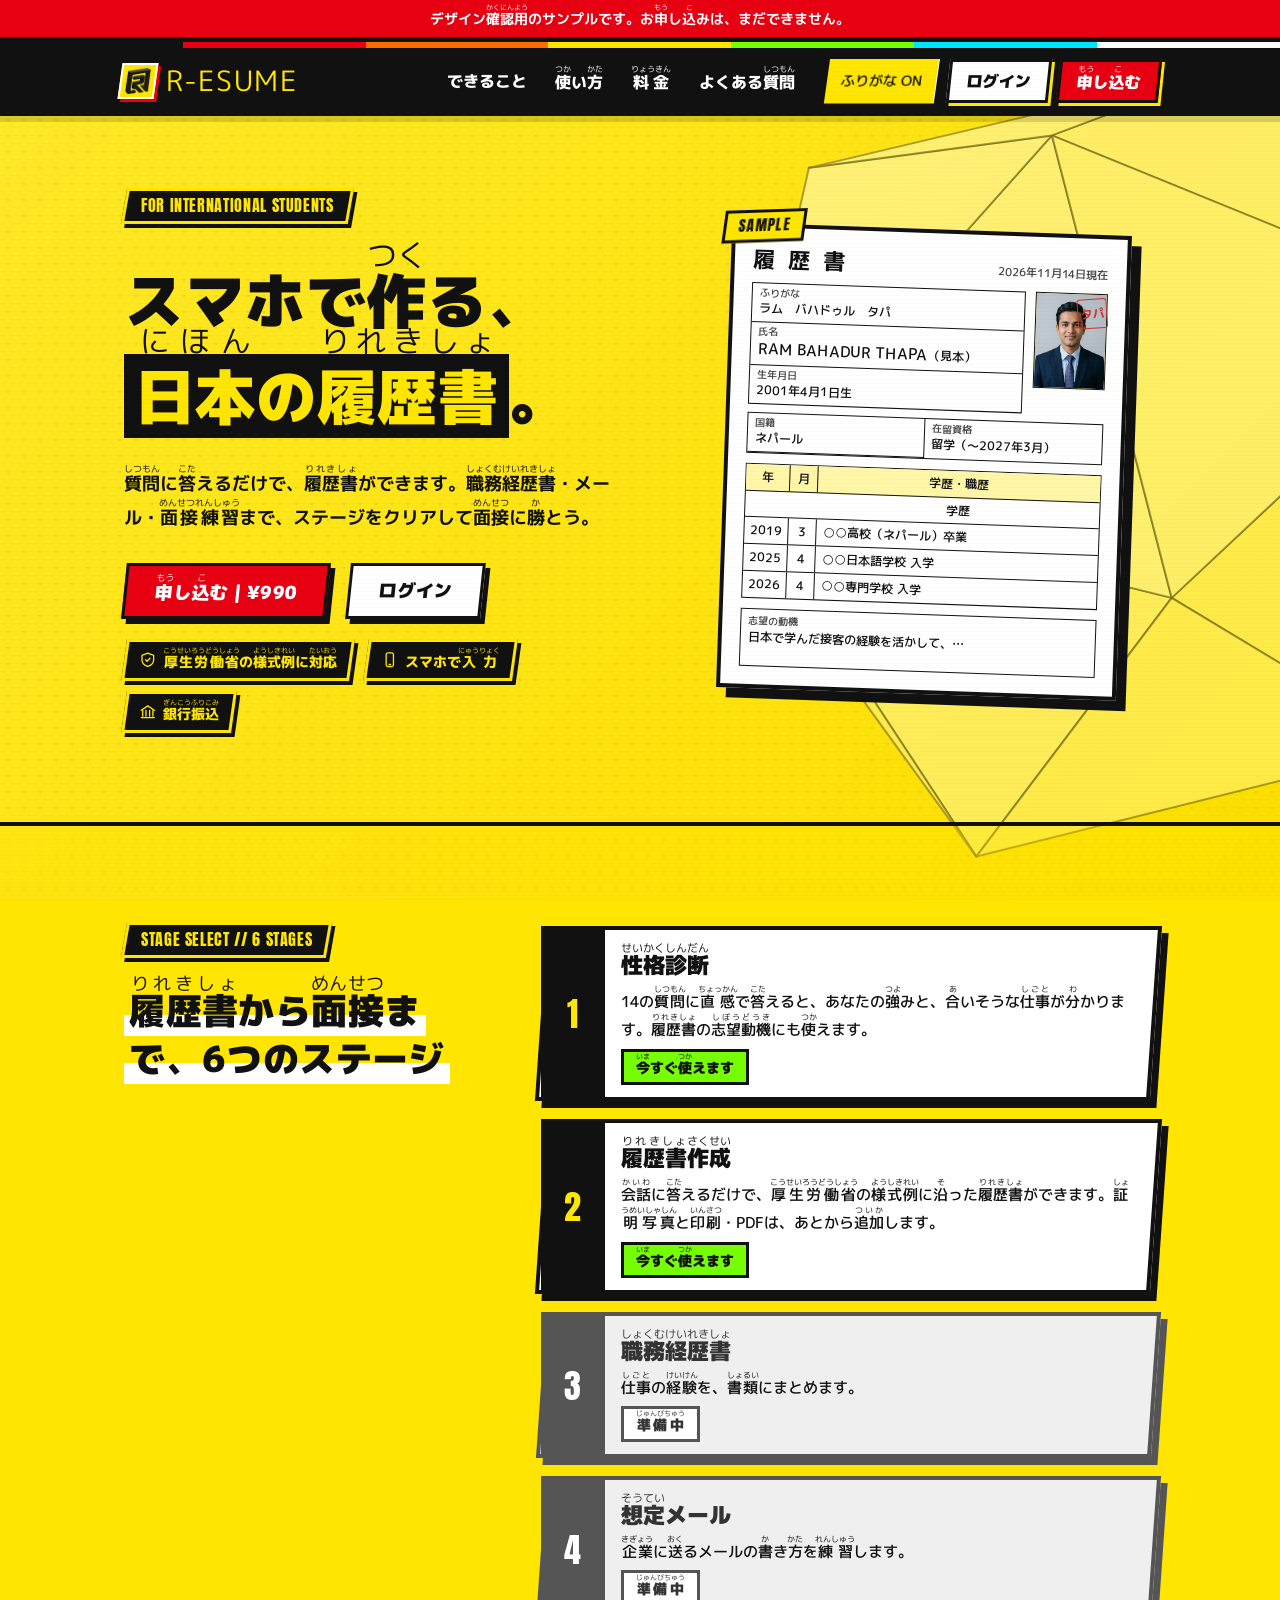
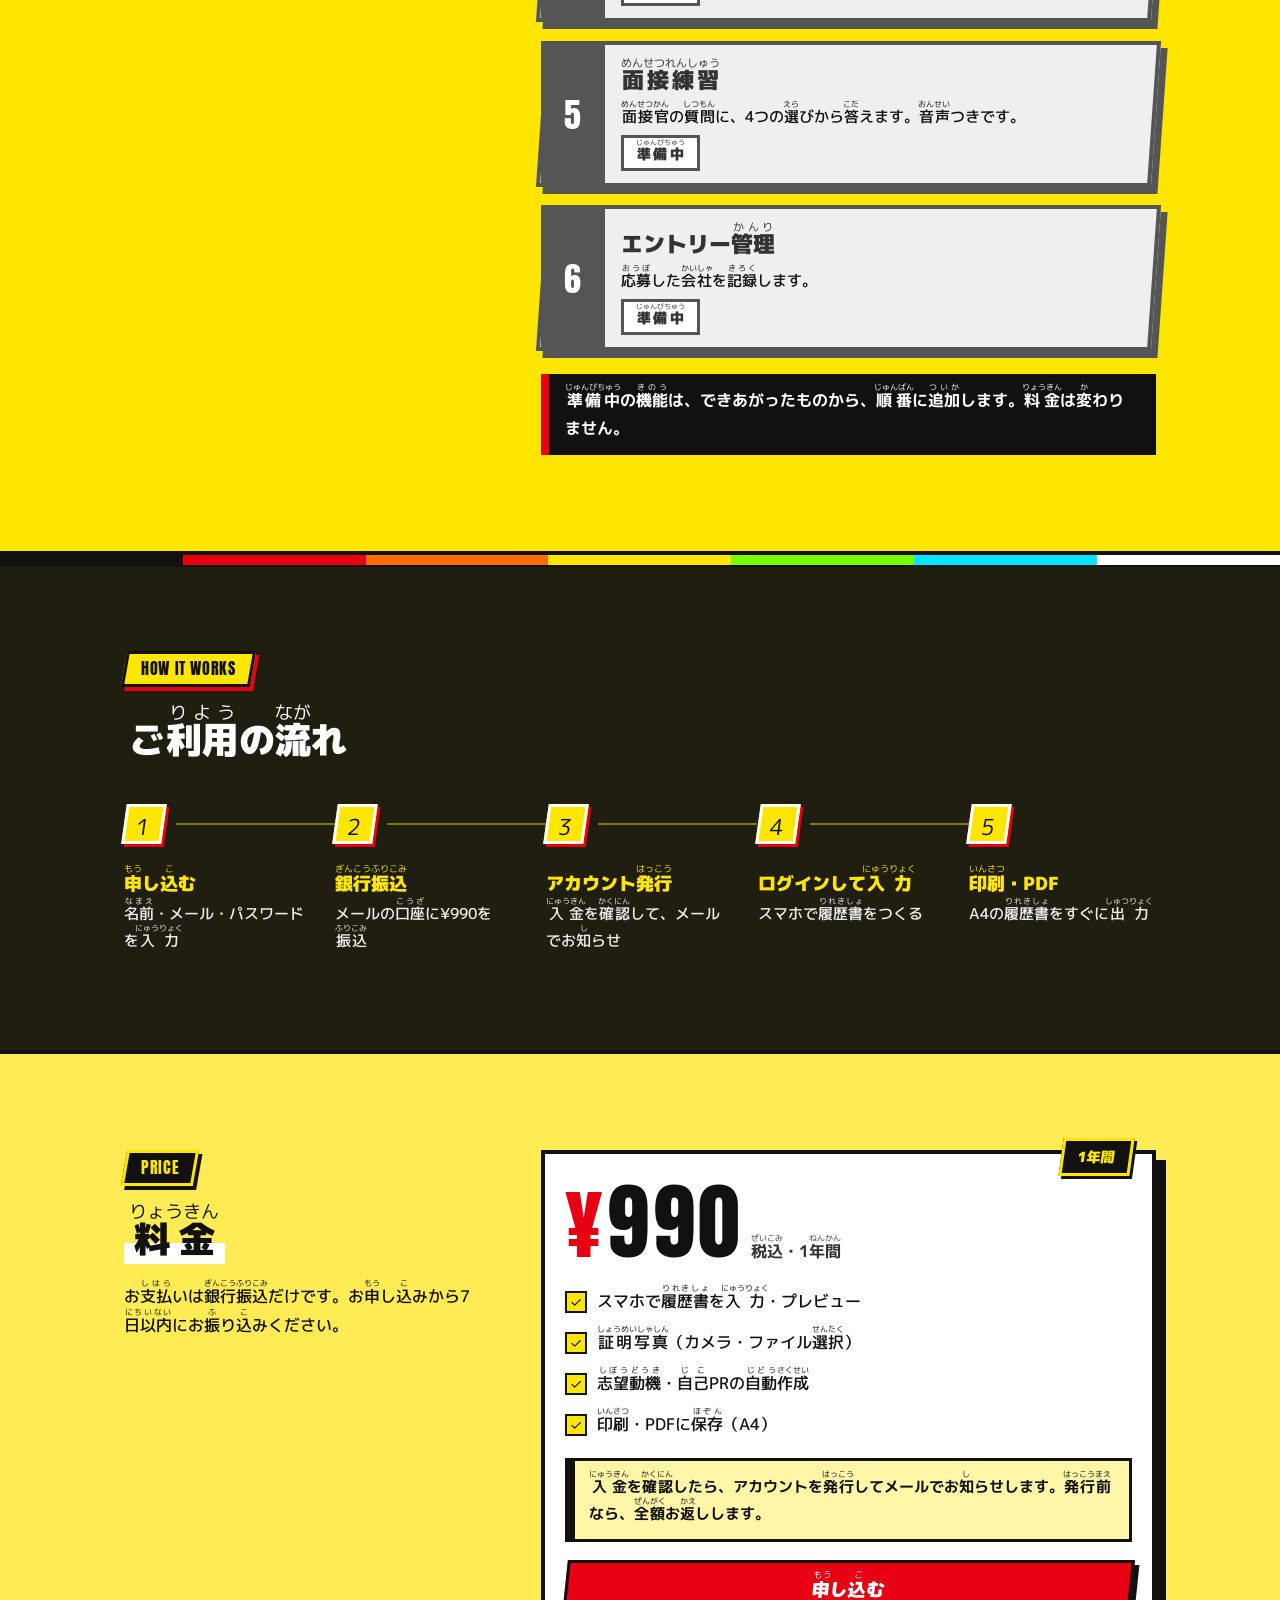
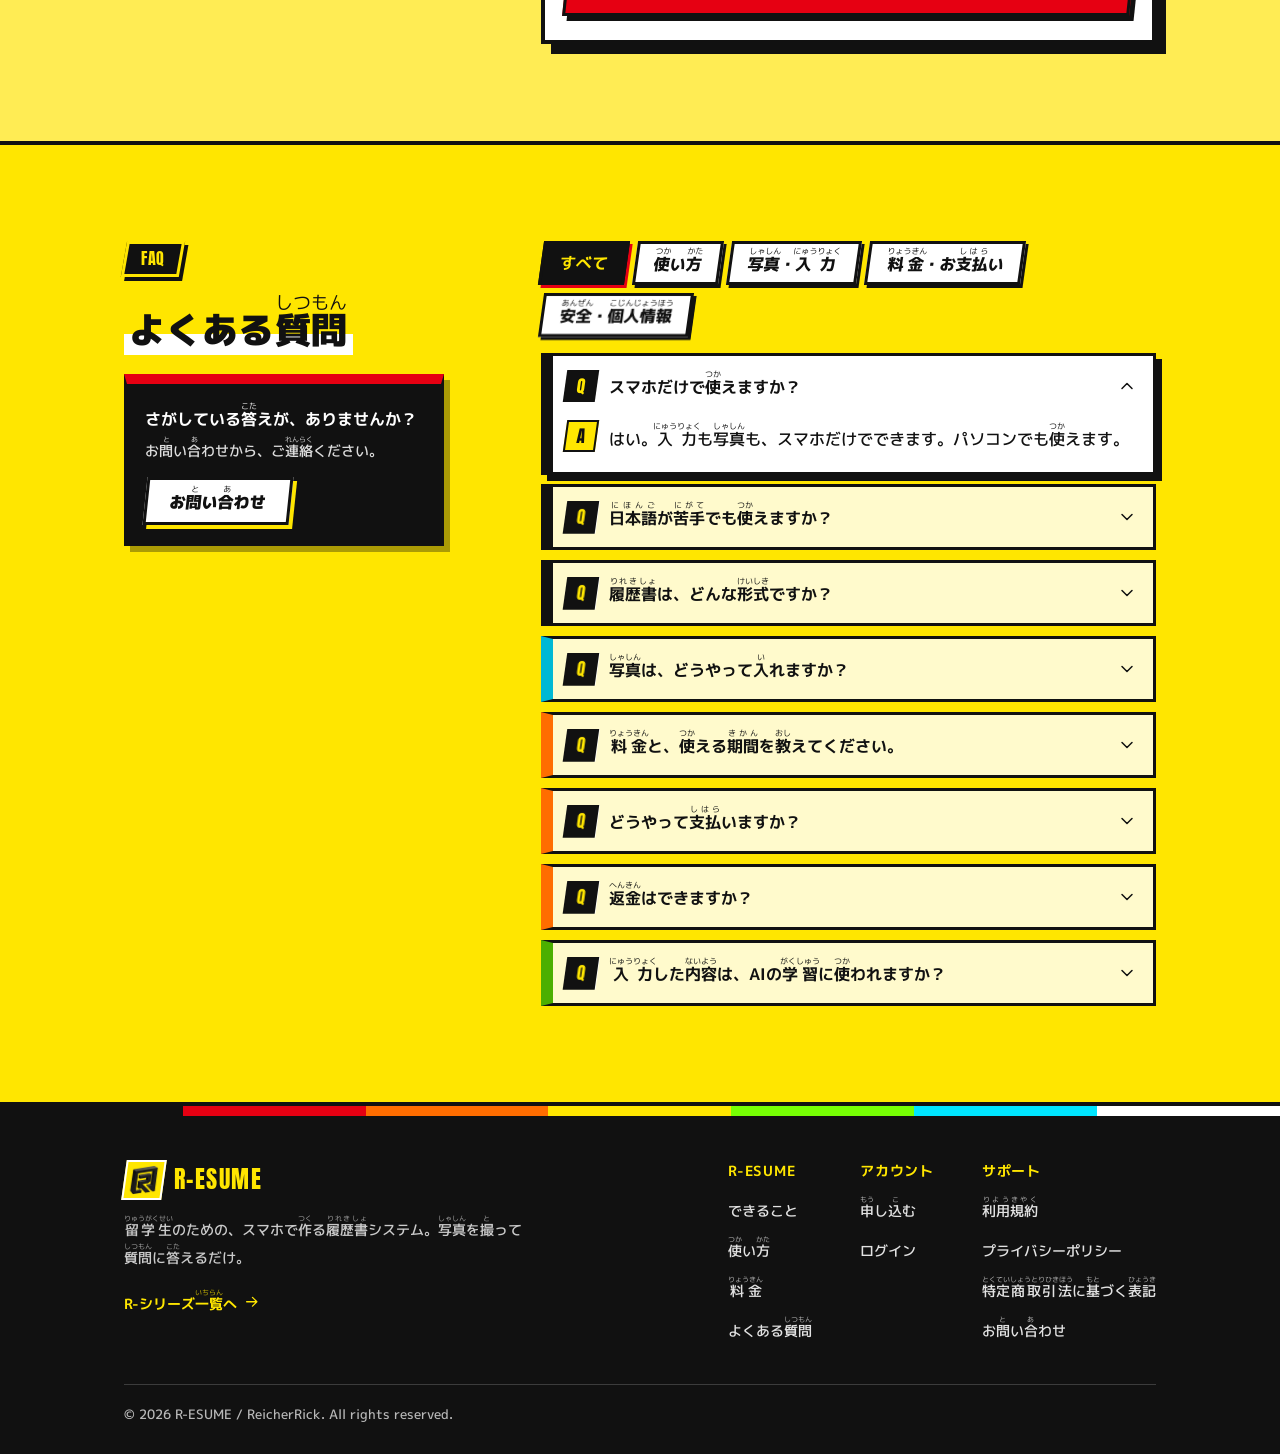
<file: frontend/user/index.html>
<!DOCTYPE html>

<html lang="ja">
<head>
<meta charset="utf-8"/>
<meta content="width=device-width, initial-scale=1.0" name="viewport"/>
<meta content="noindex" name="robots"/>
<title data-en="R-ESUME | Automatic resume maker for international students">R-ESUME | 留学生向け 自動履歴書作成システム</title>
<meta content="R-ESUME（レジュメ）は、留学生のための履歴書作成システムです。スマホで写真を撮って、質問に答えるだけ。厚生労働省の様式例に沿った履歴書をつくれます。" name="description"/>
<link href="img/favicon.png" rel="icon" type="image/png"/>
<link href="https://fonts.googleapis.com" rel="preconnect"/>
<link crossorigin="" href="https://fonts.gstatic.com" rel="preconnect"/>
<link href="https://fonts.googleapis.com/css2?family=Anton&amp;family=M+PLUS+1p:wght@500;700;800;900&amp;display=swap" rel="stylesheet"/>
<link href="css/loading.css?v=20261117a" rel="stylesheet"/>
<link href="css/lp.css?v=20261115c" rel="stylesheet"/>
<link href="css/game.css?v=20261116b" rel="stylesheet"/>
<link href="css/lp-game.css?v=20261116b" rel="stylesheet"/>
<link href="css/lp-yellow.css?v=20261117c" rel="stylesheet"/>
<script src="js/i18n.js?v=20261116b"></script>
<script>
        document.documentElement.classList.add('js');
        try { if (localStorage.getItem('resume_furigana') === 'off') document.documentElement.classList.add('furigana-off'); } catch (e) {}
    </script>
</head>
<body>
<script src="js/loading.js?v=20261117a"></script>
<svg aria-hidden="true" class="sprite" height="0" width="0">
<symbol id="i-camera" viewBox="0 0 24 24"><path d="M4 8h3l2-3h6l2 3h3a1 1 0 0 1 1 1v10a1 1 0 0 1-1 1H4a1 1 0 0 1-1-1V9a1 1 0 0 1 1-1z"></path><circle cx="12" cy="13.5" r="3.5"></circle></symbol>
<symbol id="i-steps" viewBox="0 0 24 24"><path d="M9 6h11M9 12h11M9 18h11M4 6l1 1 2-2M4 12l1 1 2-2M4 18l1 1 2-2"></path></symbol>
<symbol id="i-sparkles" viewBox="0 0 24 24"><path d="M12 3l1.8 4.7L18.5 9.5l-4.7 1.8L12 16l-1.8-4.7L5.5 9.5l4.7-1.8z"></path><path d="M19 15l.8 2.2L22 18l-2.2.8L19 21l-.8-2.2L16 18l2.2-.8z"></path></symbol>
<symbol id="i-printer" viewBox="0 0 24 24"><path d="M7 9V3h10v6M7 17H5a2 2 0 0 1-2-2v-4a2 2 0 0 1 2-2h14a2 2 0 0 1 2 2v4a2 2 0 0 1-2 2h-2"></path><rect height="7" rx="1" width="10" x="7" y="14"></rect></symbol>
<symbol id="i-phone" viewBox="0 0 24 24"><rect height="19" rx="2.5" width="10" x="7" y="2.5"></rect><path d="M11 18.5h2"></path></symbol>
<symbol id="i-bank" viewBox="0 0 24 24"><path d="M3 10l9-6 9 6M5 10v8M9.5 10v8M14.5 10v8M19 10v8M3 20h18"></path></symbol>
<symbol id="i-globe" viewBox="0 0 24 24"><circle cx="12" cy="12" r="9"></circle><path d="M3 12h18M12 3c3 3 3 15 0 18M12 3c-3 3-3 15 0 18"></path></symbol>
<symbol id="i-shield" viewBox="0 0 24 24"><path d="M12 3l8 3v6c0 5-3.5 8-8 9-4.5-1-8-4-8-9V6z"></path><path d="M9 12l2 2 4-4"></path></symbol>
<symbol id="i-check" viewBox="0 0 24 24"><path d="M5 12.5l4.5 4.5L19 7.5"></path></symbol>
<symbol id="i-arrow-right" viewBox="0 0 24 24"><path d="M5 12h14M13 6l6 6-6 6"></path></symbol>
<symbol id="i-chevron" viewBox="0 0 24 24"><path d="M6 9l6 6 6-6"></path></symbol>
<symbol id="i-menu" viewBox="0 0 24 24"><path d="M4 7h16M4 12h16M4 17h16"></path></symbol>
<symbol id="i-close" viewBox="0 0 24 24"><path d="M6 6l12 12M18 6L6 18"></path></symbol>
<symbol id="i-user" viewBox="0 0 24 24"><circle cx="12" cy="8" r="4"></circle><path d="M4 21c1.5-4 4.5-6 8-6s6.5 2 8 6"></path></symbol>
</svg>
<canvas aria-hidden="true" data-bg="yellow" id="bg3d"></canvas>
<div aria-hidden="true" class="scanlines"></div>
<div class="sample-bar"><span data-l="ja" lang="ja">デザイン<ruby>確認<rt>かくにん</rt></ruby><ruby>用<rt>よう</rt></ruby>のサンプルです。お<ruby>申<rt>もう</rt></ruby>し<ruby>込<rt>こ</rt></ruby>みは、まだできません。</span><span data-l="en" lang="en">Design preview. Applications are not open yet.</span></div>
<header class="site-header">
<div aria-hidden="true" class="tv-stripes"></div>
<div class="header-inner">
<a aria-label="R-ESUME トップへ" class="brand" data-aria-en="Go to the top of R-ESUME" href="#top"><span class="brand-mark"><img alt="" height="28" src="img/logo.png" width="24"/></span><span class="brand-name">R-ESUME</span></a>
<nav aria-label="メニュー" class="main-nav" data-aria-en="Menu">
<a href="#features"><span><span data-l="ja" lang="ja">できること</span><span data-l="en" lang="en">Features</span></span></a>
<a href="#flow"><span><span data-l="ja" lang="ja"><ruby>使<rt>つか</rt></ruby>い<ruby>方<rt>かた</rt></ruby></span><span data-l="en" lang="en">How it works</span></span></a>
<a href="#price"><span><span data-l="ja" lang="ja"><ruby>料金<rt>りょうきん</rt></ruby></span><span data-l="en" lang="en">Price</span></span></a>
<a href="#faq"><span><span data-l="ja" lang="ja">よくある<ruby>質問<rt>しつもん</rt></ruby></span><span data-l="en" lang="en">FAQ</span></span></a>
</nav>
<div class="header-tools" data-skip="">
<button aria-pressed="true" class="furi-btn" id="furiBtn" type="button"><span>ふりがな ON</span></button>
</div>
<div class="header-actions">
<a class="btn btn-secondary header-login" href="login.html"><span><span data-l="ja" lang="ja">ログイン</span><span data-l="en" lang="en">Log in</span></span></a>
<button class="btn header-login" data-open="dlgApply" type="button"><span><span data-l="ja" lang="ja"><ruby>申<rt>もう</rt></ruby>し<ruby>込<rt>こ</rt></ruby>む</span><span data-l="en" lang="en">Apply</span></span></button>
<button aria-controls="mobileMenu" aria-expanded="false" aria-label="メニューを開く" class="icon-btn" data-aria-en="Open the menu" id="menuBtn" type="button">
<svg aria-hidden="true" class="icon"><use href="#i-menu"></use></svg>
</button>
</div>
</div>
<nav aria-label="スマホ用メニュー" class="mobile-menu" data-aria-en="Menu for phones" id="mobileMenu">
<a href="#features"><span><span data-l="ja" lang="ja">できること</span><span data-l="en" lang="en">Features</span></span></a>
<a href="#flow"><span><span data-l="ja" lang="ja"><ruby>使<rt>つか</rt></ruby>い<ruby>方<rt>かた</rt></ruby></span><span data-l="en" lang="en">How it works</span></span></a>
<a href="#price"><span><span data-l="ja" lang="ja"><ruby>料金<rt>りょうきん</rt></ruby></span><span data-l="en" lang="en">Price</span></span></a>
<a href="#faq"><span><span data-l="ja" lang="ja">よくある<ruby>質問<rt>しつもん</rt></ruby></span><span data-l="en" lang="en">FAQ</span></span></a>
<a href="login.html"><span><span data-l="ja" lang="ja">ログイン</span><span data-l="en" lang="en">Log in</span></span></a>
</nav>
</header>
<main id="top">
<section class="hero">
<div class="container hero-grid">
<div data-reveal="left">
<p aria-hidden="true" class="kicker"><span>FOR INTERNATIONAL STUDENTS</span></p>
<h1><span data-l="ja" lang="ja">スマホで<ruby>作<rt>つく</rt></ruby>る、<br/><span class="hl"><ruby>日本<rt>にほん</rt></ruby>の<ruby>履歴書<rt>りれきしょ</rt></ruby></span>。</span></h1>
<p class="hero-lead"><span data-l="ja" lang="ja"><ruby>質問<rt>しつもん</rt></ruby>に<ruby>答<rt>こた</rt></ruby>えるだけで、<ruby>履歴書<rt>りれきしょ</rt></ruby>ができます。<ruby>職務経歴書<rt>しょくむけいれきしょ</rt></ruby>・メール・<ruby>面接練習<rt>めんせつれんしゅう</rt></ruby>まで、ステージをクリアして<ruby>面接<rt>めんせつ</rt></ruby>に<ruby>勝<rt>か</rt></ruby>とう。</span></p>

<div class="hero-cta">
<button class="btn btn-lg" data-open="dlgApply" type="button"><span><span data-l="ja" lang="ja"><ruby>申<rt>もう</rt></ruby>し<ruby>込<rt>こ</rt></ruby>む｜¥990</span><span data-l="en" lang="en">Apply | ¥990</span></span></button>
<a class="btn btn-lg btn-secondary" href="login.html"><span><span data-l="ja" lang="ja">ログイン</span><span data-l="en" lang="en">Log in</span></span></a>
</div>
<ul class="hero-tags">
<li><svg aria-hidden="true" class="icon"><use href="#i-shield"></use></svg><span><span data-l="ja" lang="ja"><ruby>厚生労働省<rt>こうせいろうどうしょう</rt></ruby>の<ruby>様式例<rt>ようしきれい</rt></ruby>に<ruby>対応<rt>たいおう</rt></ruby></span><span data-l="en" lang="en">Follows the Ministry of Health, Labour and Welfare sample format</span></span></li>
<li><svg aria-hidden="true" class="icon"><use href="#i-phone"></use></svg><span><span data-l="ja" lang="ja">スマホで<ruby>入力<rt>にゅうりょく</rt></ruby></span><span data-l="en" lang="en">Fill it in on your phone</span></span></li>
<li><svg aria-hidden="true" class="icon"><use href="#i-bank"></use></svg><span><span data-l="ja" lang="ja"><ruby>銀行<rt>ぎんこう</rt></ruby><ruby>振込<rt>ふりこみ</rt></ruby></span><span data-l="en" lang="en">Bank transfer</span></span></li>
</ul>
</div>
<div aria-label="履歴書の見本。ネパール出身の学生の例。氏名、写真、国籍、在留資格、学歴・職歴、志望の動機の欄がある" class="hero-visual" data-aria-en="A sample resume for a student from Nepal, with fields for name, photo, nationality, residence status, education and work history, and motivation" data-reveal="right" role="img" style="--d:.15s">
<div aria-hidden="true" class="paper">
<div class="paper-head"><h2>履歴書</h2><span class="paper-date">2026年11月14日現在</span></div>
<div class="paper-id">
<div class="p-box">
<div class="p-cell"><small>ふりがな</small>ラム　バハドゥル　タパ</div>
<div class="p-cell"><small>氏名</small><span class="p-name">RAM BAHADUR THAPA</span>（見本）</div>
<div class="p-cell"><small>生年月日</small>2001年4月1日生</div>
</div>
<div class="p-photo"><div><svg class="icon"><use href="#i-camera"></use></svg><br/>写真<br/>30×40mm</div><img alt="" onerror="this.remove()" src="img/sample-photo.jpg?v=2"/></div>
</div>
<div class="p-box p-grid2" style="margin-top:8px">
<div class="p-cell"><small>国籍</small>ネパール</div>
<div class="p-cell"><small>在留資格</small>留学（〜2027年3月）</div>
</div>
<div class="p-table">
<div class="head"><span>年</span><span>月</span><span>学歴・職歴</span></div>
<div class="sec"><span></span><span></span><span>学歴</span></div>
<div><span>2019</span><span>3</span><span>○○高校（ネパール）卒業</span></div>
<div><span>2025</span><span>4</span><span>○○日本語学校 入学</span></div>
<div><span>2026</span><span>4</span><span>○○専門学校 入学</span></div>
</div>
<div class="p-motive"><small>志望の動機</small>日本で学んだ接客の経験を活かして、…</div>
<span class="seal">タパ</span>
</div>
</div>
</div>
</section>
<section class="section" id="features">
<div class="container section-grid">
<div class="section-head" data-reveal="left">
<p aria-hidden="true" class="kicker"><span>STAGE SELECT // 6 STAGES</span></p>
<h2><span data-l="ja" lang="ja"><ruby>履歴書<rt>りれきしょ</rt></ruby>から<ruby>面接<rt>めんせつ</rt></ruby>まで、6つのステージ</span></h2>

</div>
<div>
<ol class="stages">
<li><div class="stage is-open"><span class="stage-no">1</span><span class="stage-body"><span class="stage-title"><span data-l="ja" lang="ja"><ruby>性格診断<rt>せいかくしんだん</rt></ruby></span></span><span class="stage-sub"><span data-l="ja" lang="ja">14の<ruby>質問<rt>しつもん</rt></ruby>に<ruby>直感<rt>ちょっかん</rt></ruby>で<ruby>答<rt>こた</rt></ruby>えると、あなたの<ruby>強<rt>つよ</rt></ruby>みと、<ruby>合<rt>あ</rt></ruby>いそうな<ruby>仕事<rt>しごと</rt></ruby>が<ruby>分<rt>わ</rt></ruby>かります。<ruby>履歴書<rt>りれきしょ</rt></ruby>の<ruby>志望動機<rt>しぼうどうき</rt></ruby>にも<ruby>使<rt>つか</rt></ruby>えます。</span></span><span class="stage-tag"><span data-l="ja" lang="ja"><ruby>今<rt>いま</rt></ruby>すぐ<ruby>使<rt>つか</rt></ruby>えます</span></span></span></div></li>
<li><div class="stage is-open"><span class="stage-no">2</span><span class="stage-body"><span class="stage-title"><span data-l="ja" lang="ja"><ruby>履歴書<rt>りれきしょ</rt></ruby><ruby>作成<rt>さくせい</rt></ruby></span></span><span class="stage-sub"><span data-l="ja" lang="ja"><ruby>会話<rt>かいわ</rt></ruby>に<ruby>答<rt>こた</rt></ruby>えるだけで、<ruby>厚生労働省<rt>こうせいろうどうしょう</rt></ruby>の<ruby>様式例<rt>ようしきれい</rt></ruby>に<ruby>沿<rt>そ</rt></ruby>った<ruby>履歴書<rt>りれきしょ</rt></ruby>ができます。<ruby>証明写真<rt>しょうめいしゃしん</rt></ruby>と<ruby>印刷<rt>いんさつ</rt></ruby>・PDFは、あとから<ruby>追加<rt>ついか</rt></ruby>します。</span></span><span class="stage-tag"><span data-l="ja" lang="ja"><ruby>今<rt>いま</rt></ruby>すぐ<ruby>使<rt>つか</rt></ruby>えます</span></span></span></div></li>
<li><div class="stage is-soon"><span class="stage-no">3</span><span class="stage-body"><span class="stage-title"><span data-l="ja" lang="ja"><ruby>職務経歴書<rt>しょくむけいれきしょ</rt></ruby></span></span><span class="stage-sub"><span data-l="ja" lang="ja"><ruby>仕事<rt>しごと</rt></ruby>の<ruby>経験<rt>けいけん</rt></ruby>を、<ruby>書類<rt>しょるい</rt></ruby>にまとめます。</span></span><span class="stage-tag"><span data-l="ja" lang="ja"><ruby>準備中<rt>じゅんびちゅう</rt></ruby></span></span></span></div></li>
<li><div class="stage is-soon"><span class="stage-no">4</span><span class="stage-body"><span class="stage-title"><span data-l="ja" lang="ja"><ruby>想定<rt>そうてい</rt></ruby>メール</span></span><span class="stage-sub"><span data-l="ja" lang="ja"><ruby>企業<rt>きぎょう</rt></ruby>に<ruby>送<rt>おく</rt></ruby>るメールの<ruby>書<rt>か</rt></ruby>き<ruby>方<rt>かた</rt></ruby>を<ruby>練習<rt>れんしゅう</rt></ruby>します。</span></span><span class="stage-tag"><span data-l="ja" lang="ja"><ruby>準備中<rt>じゅんびちゅう</rt></ruby></span></span></span></div></li>
<li><div class="stage is-soon"><span class="stage-no">5</span><span class="stage-body"><span class="stage-title"><span data-l="ja" lang="ja"><ruby>面接練習<rt>めんせつれんしゅう</rt></ruby></span></span><span class="stage-sub"><span data-l="ja" lang="ja"><ruby>面接官<rt>めんせつかん</rt></ruby>の<ruby>質問<rt>しつもん</rt></ruby>に、4つの<ruby>選<rt>えら</rt></ruby>びから<ruby>答<rt>こた</rt></ruby>えます。<ruby>音声<rt>おんせい</rt></ruby>つきです。</span></span><span class="stage-tag"><span data-l="ja" lang="ja"><ruby>準備中<rt>じゅんびちゅう</rt></ruby></span></span></span></div></li>
<li><div class="stage is-soon"><span class="stage-no">6</span><span class="stage-body"><span class="stage-title"><span data-l="ja" lang="ja">エントリー<ruby>管理<rt>かんり</rt></ruby></span></span><span class="stage-sub"><span data-l="ja" lang="ja"><ruby>応募<rt>おうぼ</rt></ruby>した<ruby>会社<rt>かいしゃ</rt></ruby>を<ruby>記録<rt>きろく</rt></ruby>します。</span></span><span class="stage-tag"><span data-l="ja" lang="ja"><ruby>準備中<rt>じゅんびちゅう</rt></ruby></span></span></span></div></li>
</ol>
<p class="stage-note"><span data-l="ja" lang="ja"><ruby>準備中<rt>じゅんびちゅう</rt></ruby>の<ruby>機能<rt>きのう</rt></ruby>は、できあがったものから、<ruby>順番<rt>じゅんばん</rt></ruby>に<ruby>追加<rt>ついか</rt></ruby>します。<ruby>料金<rt>りょうきん</rt></ruby>は<ruby>変<rt>か</rt></ruby>わりません。</span></p>
</div>
</div>
</section>
<section class="section bg-dark" id="flow">
<div class="container">
<div class="section-head" data-reveal="left">
<p aria-hidden="true" class="kicker"><span>HOW IT WORKS</span></p>
<h2><span data-l="ja" lang="ja">ご<ruby>利用<rt>りよう</rt></ruby>の<ruby>流<rt>なが</rt></ruby>れ</span><span data-l="en" lang="en">How it works</span></h2>

</div>
<ol class="flow">
<li data-reveal="up" style="--d:0.00s"><span class="no">1</span><h3><span data-l="ja" lang="ja"><ruby>申<rt>もう</rt></ruby>し<ruby>込<rt>こ</rt></ruby>む</span><span data-l="en" lang="en">Apply</span></h3><p><span data-l="ja" lang="ja"><ruby>名前<rt>なまえ</rt></ruby>・メール・パスワードを<ruby>入力<rt>にゅうりょく</rt></ruby></span><span data-l="en" lang="en">Enter your name, email and a password</span></p></li>
<li data-reveal="up" style="--d:0.10s"><span class="no">2</span><h3><span data-l="ja" lang="ja"><ruby>銀行振込<rt>ぎんこうふりこみ</rt></ruby></span><span data-l="en" lang="en">Bank transfer</span></h3><p><span data-l="ja" lang="ja">メールの<ruby>口座<rt>こうざ</rt></ruby>に¥990を<ruby>振込<rt>ふりこみ</rt></ruby></span><span data-l="en" lang="en">Transfer ¥990 to the account in the email</span></p></li>
<li data-reveal="up" style="--d:0.20s"><span class="no">3</span><h3><span data-l="ja" lang="ja">アカウント<ruby>発行<rt>はっこう</rt></ruby></span><span data-l="en" lang="en">Account issued</span></h3><p><span data-l="ja" lang="ja"><ruby>入金<rt>にゅうきん</rt></ruby>を<ruby>確認<rt>かくにん</rt></ruby>して、メールでお<ruby>知<rt>し</rt></ruby>らせ</span><span data-l="en" lang="en">We confirm your payment and let you know by email</span></p></li>
<li data-reveal="up" style="--d:0.30s"><span class="no">4</span><h3><span data-l="ja" lang="ja">ログインして<ruby>入力<rt>にゅうりょく</rt></ruby></span><span data-l="en" lang="en">Log in and fill in</span></h3><p><span data-l="ja" lang="ja">スマホで<ruby>履歴書<rt>りれきしょ</rt></ruby>をつくる</span><span data-l="en" lang="en">Make your resume on your phone</span></p></li>
<li data-reveal="up" style="--d:0.40s"><span class="no">5</span><h3><span data-l="ja" lang="ja"><ruby>印刷<rt>いんさつ</rt></ruby>・PDF</span><span data-l="en" lang="en">Print or save as PDF</span></h3><p><span data-l="ja" lang="ja">A4の<ruby>履歴書<rt>りれきしょ</rt></ruby>をすぐに<ruby>出力<rt>しゅつりょく</rt></ruby></span><span data-l="en" lang="en">Get your A4 resume right away</span></p></li>
</ol>
</div>
</section>
<section class="section" id="price">
<div class="container section-grid">
<div class="section-head" data-reveal="left">
<p aria-hidden="true" class="kicker"><span>PRICE</span></p>
<h2><span data-l="ja" lang="ja"><ruby>料金<rt>りょうきん</rt></ruby></span><span data-l="en" lang="en">Price</span></h2>

<p style="margin-top:16px;max-width:22em"><span data-l="ja" lang="ja">お<ruby>支払<rt>しはら</rt></ruby>いは<ruby>銀行<rt>ぎんこう</rt></ruby><ruby>振込<rt>ふりこみ</rt></ruby>だけです。お<ruby>申<rt>もう</rt></ruby>し<ruby>込<rt>こ</rt></ruby>みから7<ruby>日以内<rt>にちいない</rt></ruby>にお<ruby>振<rt>ふ</rt></ruby>り<ruby>込<rt>こ</rt></ruby>みください。</span><span data-l="en" lang="en">Payment is by bank transfer only. Please transfer within 7 days of applying.</span></p>
</div>
<div class="price-box" data-reveal="right">
<p class="price-big"><strong>¥990</strong><span><span data-l="ja" lang="ja"><ruby>税込<rt>ぜいこみ</rt></ruby>・1<ruby>年間<rt>ねんかん</rt></ruby></span><span data-l="en" lang="en">Tax included · 1 year</span></span></p>
<ul class="price-list">
<li><svg aria-hidden="true" class="icon"><use href="#i-check"></use></svg><span><span data-l="ja" lang="ja">スマホで<ruby>履歴書<rt>りれきしょ</rt></ruby>を<ruby>入力<rt>にゅうりょく</rt></ruby>・プレビュー</span><span data-l="en" lang="en">Fill in and preview your resume on your phone</span></span></li>
<li><svg aria-hidden="true" class="icon"><use href="#i-check"></use></svg><span><span data-l="ja" lang="ja"><ruby>証明写真<rt>しょうめいしゃしん</rt></ruby>（カメラ・ファイル<ruby>選択<rt>せんたく</rt></ruby>）</span><span data-l="en" lang="en">ID photo (camera or file)</span></span></li>
<li><svg aria-hidden="true" class="icon"><use href="#i-check"></use></svg><span><span data-l="ja" lang="ja"><ruby>志望<rt>しぼう</rt></ruby><ruby>動機<rt>どうき</rt></ruby>・<ruby>自己<rt>じこ</rt></ruby>PRの<ruby>自動<rt>じどう</rt></ruby><ruby>作成<rt>さくせい</rt></ruby></span><span data-l="en" lang="en">Automatic motivation and self-PR</span></span></li>
<li><svg aria-hidden="true" class="icon"><use href="#i-check"></use></svg><span><span data-l="ja" lang="ja"><ruby>印刷<rt>いんさつ</rt></ruby>・PDFに<ruby>保存<rt>ほぞん</rt></ruby>（A4）</span><span data-l="en" lang="en">Print or save as PDF (A4)</span></span></li>
</ul>
<p class="notice"><span data-l="ja" lang="ja"><ruby>入金<rt>にゅうきん</rt></ruby>を<ruby>確認<rt>かくにん</rt></ruby>したら、アカウントを<ruby>発行<rt>はっこう</rt></ruby>してメールでお<ruby>知<rt>し</rt></ruby>らせします。<ruby>発行<rt>はっこう</rt></ruby><ruby>前<rt>まえ</rt></ruby>なら、<ruby>全額<rt>ぜんがく</rt></ruby>お<ruby>返<rt>かえ</rt></ruby>しします。</span><span data-l="en" lang="en">When we confirm your payment, we issue your account and email you. Before the account is issued, we refund the full amount.</span></p>
<button class="btn btn-lg btn-block" data-open="dlgApply" type="button"><span><span data-l="ja" lang="ja"><ruby>申<rt>もう</rt></ruby>し<ruby>込<rt>こ</rt></ruby>む</span><span data-l="en" lang="en">Apply</span></span></button>
</div>
</div>
</section>
<section class="section bg-surface" id="faq">
<div class="container section-grid">
<div class="section-head" data-reveal="down">
<p aria-hidden="true" class="kicker"><span>FAQ</span></p>
<h2><span data-l="ja" lang="ja">よくある<ruby>質問<rt>しつもん</rt></ruby></span><span data-l="en" lang="en">FAQ</span></h2>

<div class="help-card">
<p class="help-title"><span data-l="ja" lang="ja">さがしている<ruby>答<rt>こた</rt></ruby>えが、ありませんか？</span><span data-l="en" lang="en">Cannot find your answer?</span></p>
<p class="help-text"><span data-l="ja" lang="ja">お<ruby>問<rt>と</rt></ruby>い<ruby>合<rt>あ</rt></ruby>わせから、ご<ruby>連絡<rt>れんらく</rt></ruby>ください。</span><span data-l="en" lang="en">Please contact us.</span></p>
<a class="btn btn-secondary" href="https://jprojectsriki-cpu.github.io/rikis_collection/#contact"><span><span data-l="ja" lang="ja">お<ruby>問<rt>と</rt></ruby>い<ruby>合<rt>あ</rt></ruby>わせ</span><span data-l="en" lang="en">Contact</span></span></a>
</div>
</div>
<div>
<div aria-label="質問のしぼりこみ" class="chips" data-aria-en="Filter the questions" role="group">
<button aria-pressed="true" class="chip is-on" data-filter="all" type="button"><span data-l="ja" lang="ja">すべて</span><span data-l="en" lang="en">All</span></button>
<button aria-pressed="false" class="chip" data-filter="use" type="button"><span data-l="ja" lang="ja"><ruby>使<rt>つか</rt></ruby>い<ruby>方<rt>かた</rt></ruby></span><span data-l="en" lang="en">How it works</span></button>
<button aria-pressed="false" class="chip" data-filter="photo" type="button"><span data-l="ja" lang="ja"><ruby>写真<rt>しゃしん</rt></ruby>・<ruby>入力<rt>にゅうりょく</rt></ruby></span><span data-l="en" lang="en">Photo and input</span></button>
<button aria-pressed="false" class="chip" data-filter="pay" type="button"><span data-l="ja" lang="ja"><ruby>料金<rt>りょうきん</rt></ruby>・お<ruby>支払<rt>しはら</rt></ruby>い</span><span data-l="en" lang="en">Price and payment</span></button>
<button aria-pressed="false" class="chip" data-filter="safe" type="button"><span data-l="ja" lang="ja"><ruby>安全<rt>あんぜん</rt></ruby>・<ruby>個人情報<rt>こじんじょうほう</rt></ruby></span><span data-l="en" lang="en">Safety and privacy</span></button>
</div>
<div class="faq">
<details class="qa" data-cat="use" data-reveal="left" open="" style="--d:0.00s"><summary><span aria-hidden="true" class="q-badge">Q</span><span class="q-text"><span data-l="ja" lang="ja">スマホだけで<ruby>使<rt>つか</rt></ruby>えますか？</span><span data-l="en" lang="en">Can I use it only on my phone?</span></span><svg aria-hidden="true" class="icon"><use href="#i-chevron"></use></svg></summary>
<div class="ans"><span aria-hidden="true" class="a-badge">A</span><p><span data-l="ja" lang="ja">はい。<ruby>入力<rt>にゅうりょく</rt></ruby>も<ruby>写真<rt>しゃしん</rt></ruby>も、スマホだけでできます。パソコンでも<ruby>使<rt>つか</rt></ruby>えます。</span><span data-l="en" lang="en">Yes. You can do everything on your smartphone. A PC also works.</span></p></div></details>
<details class="qa" data-cat="use" data-reveal="right" style="--d:0.06s"><summary><span aria-hidden="true" class="q-badge">Q</span><span class="q-text"><span data-l="ja" lang="ja"><ruby>日本語<rt>にほんご</rt></ruby>が<ruby>苦手<rt>にがて</rt></ruby>でも<ruby>使<rt>つか</rt></ruby>えますか？</span><span data-l="en" lang="en">Can I use it if my Japanese is weak?</span></span><svg aria-hidden="true" class="icon"><use href="#i-chevron"></use></svg></summary>
<div class="ans"><span aria-hidden="true" class="a-badge">A</span><p><span data-l="ja" lang="ja">画面は<ruby>日本語<rt>にほんご</rt></ruby>です。<ruby>漢字<rt>かんじ</rt></ruby>には、ふりがなが<ruby>付<rt>つ</rt></ruby>いています。ボタンで、いつでも<ruby>消<rt>け</rt></ruby>せます。</span><span data-l="en" lang="en">You can switch the screens between Japanese and English. In Japanese mode, you can turn furigana on and off with the button at the top.</span></p></div></details>
<details class="qa" data-cat="use" data-reveal="left" style="--d:0.12s"><summary><span aria-hidden="true" class="q-badge">Q</span><span class="q-text"><span data-l="ja" lang="ja"><ruby>履歴書<rt>りれきしょ</rt></ruby>は、どんな<ruby>形式<rt>けいしき</rt></ruby>ですか？</span><span data-l="en" lang="en">What format is the resume?</span></span><svg aria-hidden="true" class="icon"><use href="#i-chevron"></use></svg></summary>
<div class="ans"><span aria-hidden="true" class="a-badge">A</span><p><span data-l="ja" lang="ja"><ruby>厚生労働省<rt>こうせいろうどうしょう</rt></ruby>の「<ruby>履歴書<rt>りれきしょ</rt></ruby><ruby>様式例<rt>ようしきれい</rt></ruby>」（A4）に<ruby>沿<rt>そ</rt></ruby>っています。<ruby>性別<rt>せいべつ</rt></ruby><ruby>欄<rt>らん</rt></ruby>は<ruby>任意<rt>にんい</rt></ruby>で、<ruby>通勤時間<rt>つうきんじかん</rt></ruby>・<ruby>扶養家族<rt>ふようかぞく</rt></ruby>・<ruby>配偶者<rt>はいぐうしゃ</rt></ruby>の<ruby>欄<rt>らん</rt></ruby>はありません。</span><span data-l="en" lang="en">It follows the sample resume format of Japan's Ministry of Health, Labour and Welfare (A4). The gender field is optional.</span></p></div></details>
<details class="qa" data-cat="photo" data-reveal="right" style="--d:0.00s"><summary><span aria-hidden="true" class="q-badge">Q</span><span class="q-text"><span data-l="ja" lang="ja"><ruby>写真<rt>しゃしん</rt></ruby>は、どうやって<ruby>入<rt>い</rt></ruby>れますか？</span><span data-l="en" lang="en">How do I add my photo?</span></span><svg aria-hidden="true" class="icon"><use href="#i-chevron"></use></svg></summary>
<div class="ans"><span aria-hidden="true" class="a-badge">A</span><p><span data-l="ja" lang="ja">「カメラで<ruby>撮<rt>と</rt></ruby>る」か「<ruby>写真<rt>しゃしん</rt></ruby>を<ruby>選<rt>えら</rt></ruby>ぶ」のどちらかを<ruby>選<rt>えら</rt></ruby>びます。LINEなどのアプリの<ruby>中<rt>なか</rt></ruby>でカメラが<ruby>使<rt>つか</rt></ruby>えないときは、「<ruby>写真<rt>しゃしん</rt></ruby>を<ruby>選<rt>えら</rt></ruby>ぶ」を<ruby>使<rt>つか</rt></ruby>ってください。</span><span data-l="en" lang="en">Choose "take a photo" or "choose a photo". If the camera does not work inside an app such as LINE, please choose a photo from your files.</span></p></div></details>
<details class="qa" data-cat="pay" data-reveal="left" style="--d:0.06s"><summary><span aria-hidden="true" class="q-badge">Q</span><span class="q-text"><span data-l="ja" lang="ja"><ruby>料金<rt>りょうきん</rt></ruby>と、<ruby>使<rt>つか</rt></ruby>える<ruby>期間<rt>きかん</rt></ruby>を<ruby>教<rt>おし</rt></ruby>えてください。</span><span data-l="en" lang="en">What is the price, and how long can I use it?</span></span><svg aria-hidden="true" class="icon"><use href="#i-chevron"></use></svg></summary>
<div class="ans"><span aria-hidden="true" class="a-badge">A</span><p><span data-l="ja" lang="ja">¥990（<ruby>税込<rt>ぜいこみ</rt></ruby>）で、アカウントを<ruby>発行<rt>はっこう</rt></ruby>した<ruby>日<rt>ひ</rt></ruby>から1<ruby>年間<rt>ねんかん</rt></ruby>ご<ruby>利用<rt>りよう</rt></ruby>いただけます。</span><span data-l="en" lang="en">990 yen (tax included) for 1 year from the day your account is issued.</span></p></div></details>
<details class="qa" data-cat="pay" data-reveal="right" style="--d:0.12s"><summary><span aria-hidden="true" class="q-badge">Q</span><span class="q-text"><span data-l="ja" lang="ja">どうやって<ruby>支払<rt>しはら</rt></ruby>いますか？</span><span data-l="en" lang="en">How do I pay?</span></span><svg aria-hidden="true" class="icon"><use href="#i-chevron"></use></svg></summary>
<div class="ans"><span aria-hidden="true" class="a-badge">A</span><p><span data-l="ja" lang="ja"><ruby>銀行<rt>ぎんこう</rt></ruby><ruby>振込<rt>ふりこみ</rt></ruby>だけです。お<ruby>申<rt>もう</rt></ruby>し<ruby>込<rt>こ</rt></ruby>みから7<ruby>日以内<rt>にちいない</rt></ruby>にお<ruby>振<rt>ふ</rt></ruby>り<ruby>込<rt>こ</rt></ruby>みください。<ruby>入金<rt>にゅうきん</rt></ruby>を<ruby>確認<rt>かくにん</rt></ruby>したら、アカウントを<ruby>発行<rt>はっこう</rt></ruby>してメールでお<ruby>知<rt>し</rt></ruby>らせします。</span><span data-l="en" lang="en">Bank transfer only. Please pay within 7 days of applying. We will email you when your account is ready.</span></p></div></details>
<details class="qa" data-cat="pay" data-reveal="left" style="--d:0.00s"><summary><span aria-hidden="true" class="q-badge">Q</span><span class="q-text"><span data-l="ja" lang="ja"><ruby>返金<rt>へんきん</rt></ruby>はできますか？</span><span data-l="en" lang="en">Can I get a refund?</span></span><svg aria-hidden="true" class="icon"><use href="#i-chevron"></use></svg></summary>
<div class="ans"><span aria-hidden="true" class="a-badge">A</span><p><span data-l="ja" lang="ja">アカウントを<ruby>発行<rt>はっこう</rt></ruby>する<ruby>前<rt>まえ</rt></ruby>なら、<ruby>全額<rt>ぜんがく</rt></ruby>お<ruby>返<rt>かえ</rt></ruby>しします。<ruby>発行<rt>はっこう</rt></ruby><ruby>後<rt>ご</rt></ruby>は、<ruby>原則<rt>げんそく</rt></ruby>としてお<ruby>返<rt>かえ</rt></ruby>しできません。</span><span data-l="en" lang="en">Before your account is issued, we refund the full amount. After it is issued, refunds are not available in principle.</span></p></div></details>
<details class="qa" data-cat="safe" data-reveal="right" style="--d:0.06s"><summary><span aria-hidden="true" class="q-badge">Q</span><span class="q-text"><span data-l="ja" lang="ja"><ruby>入力<rt>にゅうりょく</rt></ruby>した<ruby>内容<rt>ないよう</rt></ruby>は、AIの<ruby>学習<rt>がくしゅう</rt></ruby>に<ruby>使<rt>つか</rt></ruby>われますか？</span><span data-l="en" lang="en">Is what I enter used to train AI?</span></span><svg aria-hidden="true" class="icon"><use href="#i-chevron"></use></svg></summary>
<div class="ans"><span aria-hidden="true" class="a-badge">A</span><p><span data-l="ja" lang="ja">いいえ。<ruby>入力<rt>にゅうりょく</rt></ruby>した<ruby>内容<rt>ないよう</rt></ruby>は、AIの<ruby>学習<rt>がくしゅう</rt></ruby>には<ruby>使<rt>つか</rt></ruby>いません。</span><span data-l="en" lang="en">No. What you enter is not used to train AI.</span></p></div></details>
</div>
</div>
</div>
</section>
</main>
<footer class="site-footer">
<div class="container">
<div class="footer-grid">
<div class="footer-brand">
<div class="footer-logo">
<span class="brand-mark is-small"><img alt="" height="30" src="img/logo.png" width="26"/></span>
<span class="brand-name">R-ESUME</span>
</div>
<p><span data-l="ja" lang="ja"><ruby>留学生<rt>りゅうがくせい</rt></ruby>のための、スマホで<ruby>作<rt>つく</rt></ruby>る<ruby>履歴書<rt>りれきしょ</rt></ruby>システム。<ruby>写真<rt>しゃしん</rt></ruby>を<ruby>撮<rt>と</rt></ruby>って<ruby>質問<rt>しつもん</rt></ruby>に<ruby>答<rt>こた</rt></ruby>えるだけ。</span><span data-l="en" lang="en">A resume system for international students. Take a photo, answer a few questions, and make your resume on your phone.</span></p>
<a class="footer-series" href="https://jprojectsriki-cpu.github.io/rikis_collection/"><span><span data-l="ja" lang="ja">R-シリーズ<ruby>一覧<rt>いちらん</rt></ruby>へ</span><span data-l="en" lang="en">See all R-SERIES</span></span><svg aria-hidden="true" class="icon"><use href="#i-arrow-right"></use></svg></a>
</div>
<div class="footer-col">
<p class="footer-head">R-ESUME</p>
<ul>
<li><a href="#features"><span data-l="ja" lang="ja">できること</span><span data-l="en" lang="en">Features</span></a></li>
<li><a href="#flow"><span data-l="ja" lang="ja"><ruby>使<rt>つか</rt></ruby>い<ruby>方<rt>かた</rt></ruby></span><span data-l="en" lang="en">How it works</span></a></li>
<li><a href="#price"><span data-l="ja" lang="ja"><ruby>料金<rt>りょうきん</rt></ruby></span><span data-l="en" lang="en">Price</span></a></li>
<li><a href="#faq"><span data-l="ja" lang="ja">よくある<ruby>質問<rt>しつもん</rt></ruby></span><span data-l="en" lang="en">FAQ</span></a></li>
</ul>
</div>
<div class="footer-col">
<p class="footer-head"><span data-l="ja" lang="ja">アカウント</span><span data-l="en" lang="en">Account</span></p>
<ul>
<li><button data-open="dlgApply" type="button"><span data-l="ja" lang="ja"><ruby>申<rt>もう</rt></ruby>し<ruby>込<rt>こ</rt></ruby>む</span><span data-l="en" lang="en">Apply</span></button></li>
<li><a href="login.html"><span data-l="ja" lang="ja">ログイン</span><span data-l="en" lang="en">Log in</span></a></li>
</ul>
</div>
<div class="footer-col">
<p class="footer-head"><span data-l="ja" lang="ja">サポート</span><span data-l="en" lang="en">Support</span></p>
<ul>
<li><button data-open="dlgTerms" type="button"><span data-l="ja" lang="ja"><ruby>利用<rt>りよう</rt></ruby><ruby>規約<rt>きやく</rt></ruby></span><span data-l="en" lang="en">Terms of use</span></button></li>
<li><button data-open="dlgPrivacy" type="button"><span data-l="ja" lang="ja">プライバシーポリシー</span><span data-l="en" lang="en">Privacy policy</span></button></li>
<li><button data-open="dlgLaw" type="button"><span data-l="ja" lang="ja"><ruby>特定<rt>とくてい</rt></ruby><ruby>商取引法<rt>しょうとりひきほう</rt></ruby>に<ruby>基<rt>もと</rt></ruby>づく<ruby>表記<rt>ひょうき</rt></ruby></span><span data-l="en" lang="en">Notation based on the Specified Commercial Transactions Act</span></button></li>
<li><a href="https://jprojectsriki-cpu.github.io/rikis_collection/#contact"><span data-l="ja" lang="ja">お<ruby>問<rt>と</rt></ruby>い<ruby>合<rt>あ</rt></ruby>わせ</span><span data-l="en" lang="en">Contact</span></a></li>
</ul>
</div>
</div>
<p class="copyright">© 2026 R-ESUME / ReicherRick. All rights reserved.</p>
</div>
</footer>
<!-- 申込ダイアログ -->
<dialog aria-labelledby="dlgApplyTitle" id="dlgApply">
<div class="dlg-head"><h2 id="dlgApplyTitle"><span data-l="ja" lang="ja">お<ruby>申<rt>もう</rt></ruby>し<ruby>込<rt>こ</rt></ruby>み</span><span data-l="en" lang="en">Apply</span></h2><button aria-label="閉じる" class="dlg-close" data-aria-en="Close" data-close="" type="button"><svg aria-hidden="true" class="icon"><use href="#i-close"></use></svg></button></div>
<form class="dlg-body" id="applyForm" novalidate="">
<div class="pay-mini"><span data-l="ja" lang="ja">R-ESUME（1<ruby>年間<rt>ねんかん</rt></ruby>）：<strong>¥990（<ruby>税込<rt>ぜいこみ</rt></ruby>）</strong>／お<ruby>支払<rt>しはら</rt></ruby>いは<ruby>銀行<rt>ぎんこう</rt></ruby><ruby>振込<rt>ふりこみ</rt></ruby>のみ</span><span data-l="en" lang="en">R-ESUME (1 year): ¥990 (tax included) / Payment by bank transfer only</span></div>
<div class="field">
<label for="apName"><span data-l="ja" lang="ja">お<ruby>名前<rt>なまえ</rt></ruby></span><span data-l="en" lang="en">Name</span></label>
<input autocomplete="name" id="apName" maxlength="50" name="name" required="" type="text"/>
</div>
<div class="field">
<label for="apEmail"><span data-l="ja" lang="ja">メールアドレス</span><span data-l="en" lang="en">Email</span></label>
<input autocomplete="email" id="apEmail" inputmode="email" maxlength="200" name="email" required="" type="email"/>
<p class="hint"><span data-l="ja" lang="ja"><ruby>受付<rt>うけつけ</rt></ruby>メールと、アカウント<ruby>発行<rt>はっこう</rt></ruby>のお<ruby>知<rt>し</rt></ruby>らせが<ruby>届<rt>とど</rt></ruby>きます。</span><span data-l="en" lang="en">We will send you emails here.</span></p>
</div>
<div class="field">
<label for="apPass"><span data-l="ja" lang="ja">パスワード</span><span data-l="en" lang="en">Password</span></label>
<input autocomplete="new-password" id="apPass" maxlength="64" minlength="8" name="password" required="" type="password"/>
<p class="hint"><span data-l="ja" lang="ja">8〜64<ruby>文字<rt>もじ</rt></ruby>。ログインのときに<ruby>使<rt>つか</rt></ruby>います。</span><span data-l="en" lang="en">8–64 characters. You will use it to log in.</span></p>
</div>
<div aria-hidden="true" class="hp"><label>website<input autocomplete="off" name="website" tabindex="-1" type="text"/></label></div>
<p aria-live="polite" class="form-msg" id="applyMsg" role="status"></p>
<button class="btn btn-lg btn-block" id="applyBtn" type="submit"><span><span data-l="ja" lang="ja"><ruby>申<rt>もう</rt></ruby>し<ruby>込<rt>こ</rt></ruby>む</span><span data-l="en" lang="en">Apply</span></span></button>
</form>
</dialog>
<!-- 特商法 -->
<dialog aria-labelledby="dlgLawTitle" id="dlgLaw">
<div class="dlg-head"><h2 id="dlgLawTitle"><span data-l="ja" lang="ja"><ruby>特定<rt>とくてい</rt></ruby><ruby>商取引法<rt>しょうとりひきほう</rt></ruby>に<ruby>基<rt>もと</rt></ruby>づく<ruby>表記<rt>ひょうき</rt></ruby></span><span data-l="en" lang="en">Notation based on the Specified Commercial Transactions Act</span></h2><button aria-label="閉じる" class="dlg-close" data-aria-en="Close" data-close="" type="button"><svg aria-hidden="true" class="icon"><use href="#i-close"></use></svg></button></div>
<div class="dlg-body"><dl>
<dt><span data-l="ja" lang="ja"><ruby>販売<rt>はんばい</rt></ruby><ruby>事業者名<rt>じぎょうしゃめい</rt></ruby></span><span data-l="en" lang="en">Seller</span></dt><dd>ReicherRick</dd>
<dt><span data-l="ja" lang="ja"><ruby>代表者<rt>だいひょうしゃ</rt></ruby></span><span data-l="en" lang="en">Representative</span></dt><dd><span data-l="ja" lang="ja"><ruby>中村<rt>なかむら</rt></ruby> <ruby>力<rt>りき</rt></ruby></span><span data-l="en" lang="en">Riki Nakamura</span></dd>
<dt><span data-l="ja" lang="ja"><ruby>所在地<rt>しょざいち</rt></ruby></span><span data-l="en" lang="en">Address</span></dt><dd><span data-l="ja" lang="ja">〒902-0062 <ruby>沖縄県那覇市字松川<rt>おきなわけんなはしあざまつかわ</rt></ruby>362<ruby>番地<rt>ばんち</rt></ruby>9　シティテラス<ruby>松川<rt>まつかわ</rt></ruby>402<ruby>号<rt>ごう</rt></ruby></span><span data-l="en" lang="en">402 City Terrace Matsukawa, 362-9 Aza Matsukawa, Naha-shi, Okinawa 902-0062, Japan</span></dd>
<dt><span data-l="ja" lang="ja"><ruby>電話番号<rt>でんわばんごう</rt></ruby></span><span data-l="en" lang="en">Phone</span></dt><dd>080-9107-4916</dd>
<dt><span data-l="ja" lang="ja"><ruby>販売<rt>はんばい</rt></ruby><ruby>価格<rt>かかく</rt></ruby></span><span data-l="en" lang="en">Price</span></dt><dd><span data-l="ja" lang="ja">¥990（<ruby>税込<rt>ぜいこみ</rt></ruby>・1<ruby>年間<rt>ねんかん</rt></ruby>）</span><span data-l="en" lang="en">¥990 (tax included, 1 year)</span></dd>
<dt><span data-l="ja" lang="ja">お<ruby>支払<rt>しはら</rt></ruby>い<ruby>方法<rt>ほうほう</rt></ruby></span><span data-l="en" lang="en">Payment method</span></dt><dd><span data-l="ja" lang="ja"><ruby>銀行<rt>ぎんこう</rt></ruby><ruby>振込<rt>ふりこみ</rt></ruby>のみ（<ruby>振込<rt>ふりこみ</rt></ruby><ruby>手数料<rt>てすうりょう</rt></ruby>はお<ruby>客様<rt>きゃくさま</rt></ruby>のご<ruby>負担<rt>ふたん</rt></ruby>）</span><span data-l="en" lang="en">Bank transfer only (the customer pays the transfer fee)</span></dd>
<dt><span data-l="ja" lang="ja">お<ruby>支払<rt>しはら</rt></ruby>い<ruby>時期<rt>じき</rt></ruby></span><span data-l="en" lang="en">Payment deadline</span></dt><dd><span data-l="ja" lang="ja">お<ruby>申<rt>もう</rt></ruby>し<ruby>込<rt>こ</rt></ruby>みから7<ruby>日以内<rt>にちいない</rt></ruby></span><span data-l="en" lang="en">Within 7 days of applying</span></dd>
<dt><span data-l="ja" lang="ja">サービスの<ruby>提供<rt>ていきょう</rt></ruby><ruby>時期<rt>じき</rt></ruby></span><span data-l="en" lang="en">When the service starts</span></dt><dd><span data-l="ja" lang="ja"><ruby>入金<rt>にゅうきん</rt></ruby>を<ruby>確認<rt>かくにん</rt></ruby>し、アカウントを<ruby>発行<rt>はっこう</rt></ruby>した<ruby>時点<rt>じてん</rt></ruby>から、1<ruby>年間<rt>ねんかん</rt></ruby>ご<ruby>利用<rt>りよう</rt></ruby>いただけます。</span><span data-l="en" lang="en">You can use the service for 1 year from the time we confirm your payment and issue your account.</span></dd>
<dt><span data-l="ja" lang="ja"><ruby>返金<rt>へんきん</rt></ruby></span><span data-l="en" lang="en">Refunds</span></dt><dd><span data-l="ja" lang="ja">アカウント<ruby>発行<rt>はっこう</rt></ruby><ruby>前<rt>まえ</rt></ruby>は<ruby>全額<rt>ぜんがく</rt></ruby>を<ruby>返金<rt>へんきん</rt></ruby>します。<ruby>発行<rt>はっこう</rt></ruby><ruby>後<rt>ご</rt></ruby>は、<ruby>原則<rt>げんそく</rt></ruby>として<ruby>返金<rt>へんきん</rt></ruby>できません。</span><span data-l="en" lang="en">We refund the full amount before the account is issued. In principle, we cannot refund after the account is issued.</span></dd>
</dl></div>
</dialog>
<dialog aria-labelledby="dlgTermsTitle" id="dlgTerms">
<div class="dlg-head"><h2 id="dlgTermsTitle"><span data-l="ja" lang="ja"><ruby>利用<rt>りよう</rt></ruby><ruby>規約<rt>きやく</rt></ruby></span><span data-l="en" lang="en">Terms of use</span></h2><button aria-label="閉じる" class="dlg-close" data-aria-en="Close" data-close="" type="button"><svg aria-hidden="true" class="icon"><use href="#i-close"></use></svg></button></div>
<div class="dlg-body"><p class="legal-date"><span data-l="ja" lang="ja"><ruby>制定<rt>せいてい</rt></ruby>：2026<ruby>年<rt>ねん</rt></ruby>11<ruby>月<rt>がつ</rt></ruby><ruby>14日<rt>じゅうよっか</rt></ruby></span><span data-l="en" lang="en">Established: November 14, 2026</span></p><p><span data-l="ja" lang="ja">この<ruby>規約<rt>きやく</rt></ruby>は、ReicherRick（<ruby>以下<rt>いか</rt></ruby>「<ruby>運営者<rt>うんえいしゃ</rt></ruby>」）が<ruby>提供<rt>ていきょう</rt></ruby>する「R-ESUME」（<ruby>留学生<rt>りゅうがくせい</rt></ruby><ruby>向<rt>む</rt></ruby>けの<ruby>自動<rt>じどう</rt></ruby><ruby>履歴書<rt>りれきしょ</rt></ruby><ruby>作成<rt>さくせい</rt></ruby>システム。<ruby>以下<rt>いか</rt></ruby>「<ruby>本<rt>ほん</rt></ruby>サービス」）を<ruby>使<rt>つか</rt></ruby>うときの<ruby>条件<rt>じょうけん</rt></ruby>を<ruby>定<rt>さだ</rt></ruby>めたものです。お<ruby>申<rt>もう</rt></ruby>し<ruby>込<rt>こ</rt></ruby>みの<ruby>時点<rt>じてん</rt></ruby>で、この<ruby>規約<rt>きやく</rt></ruby>に<ruby>同意<rt>どうい</rt></ruby>したものとします。</span><span data-l="en" lang="en">These terms set the conditions for using "R-ESUME" (an automatic resume-making system for international students; the "Service"), provided by ReicherRick (the "Operator"). By applying, you agree to these terms.</span></p><section class="legal-sec"><h3><span data-l="ja" lang="ja"><ruby>第<rt>だい</rt></ruby>1<ruby>条<rt>じょう</rt></ruby>（<ruby>契約<rt>けいやく</rt></ruby>の<ruby>成立<rt>せいりつ</rt></ruby>）</span><span data-l="en" lang="en">Article 1 (Formation of the contract)</span></h3><ol><li><span data-l="ja" lang="ja">お<ruby>申<rt>もう</rt></ruby>し<ruby>込<rt>こ</rt></ruby>みのあと、<ruby>運営者<rt>うんえいしゃ</rt></ruby>が<ruby>入金<rt>にゅうきん</rt></ruby>を<ruby>確認<rt>かくにん</rt></ruby>し、アカウントを<ruby>発行<rt>はっこう</rt></ruby>した<ruby>時点<rt>じてん</rt></ruby>で、<ruby>利用契約<rt>りようけいやく</rt></ruby>が<ruby>成立<rt>せいりつ</rt></ruby>します。</span><span data-l="en" lang="en">The contract is formed when the Operator confirms your payment and issues your account.</span></li><li><span data-l="ja" lang="ja"><ruby>次<rt>つぎ</rt></ruby>の<ruby>場合<rt>ばあい</rt></ruby>、<ruby>運営者<rt>うんえいしゃ</rt></ruby>はお<ruby>申<rt>もう</rt></ruby>し<ruby>込<rt>こ</rt></ruby>みをお<ruby>断<rt>ことわ</rt></ruby>りすることがあります。うその<ruby>情報<rt>じょうほう</rt></ruby>での<ruby>申込<rt>もうしこみ</rt></ruby>、<ruby>過去<rt>かこ</rt></ruby>に<ruby>規約<rt>きやく</rt></ruby>へ<ruby>違反<rt>いはん</rt></ruby>したことがある<ruby>場合<rt>ばあい</rt></ruby>、その<ruby>他<rt>ほか</rt></ruby>、<ruby>運営者<rt>うんえいしゃ</rt></ruby>が<ruby>不適当<rt>ふてきとう</rt></ruby>と<ruby>判断<rt>はんだん</rt></ruby>した<ruby>場合<rt>ばあい</rt></ruby>。</span><span data-l="en" lang="en">The Operator may decline an application in these cases: false information, a past violation of these terms, or any other case the Operator finds inappropriate.</span></li></ol></section><section class="legal-sec"><h3><span data-l="ja" lang="ja"><ruby>第<rt>だい</rt></ruby>2<ruby>条<rt>じょう</rt></ruby>（<ruby>料金<rt>りょうきん</rt></ruby>と<ruby>支払<rt>しはら</rt></ruby>い）</span><span data-l="en" lang="en">Article 2 (Price and payment)</span></h3><ol><li><span data-l="ja" lang="ja"><ruby>料金<rt>りょうきん</rt></ruby>は、1<ruby>年間<rt>ねんかん</rt></ruby>で990<ruby>円<rt>えん</rt></ruby>（<ruby>税込<rt>ぜいこみ</rt></ruby>）です。</span><span data-l="en" lang="en">The price is 990 yen (tax included) for 1 year.</span></li><li><span data-l="ja" lang="ja"><ruby>支払<rt>しはら</rt></ruby>い<ruby>方法<rt>ほうほう</rt></ruby>は、<ruby>銀行振込<rt>ぎんこうふりこみ</rt></ruby>だけです。<ruby>振込手数料<rt>ふりこみてすうりょう</rt></ruby>は、<ruby>利用者<rt>りようしゃ</rt></ruby>の<ruby>負担<rt>ふたん</rt></ruby>です。</span><span data-l="en" lang="en">Payment is by bank transfer only. The user pays the transfer fee.</span></li><li><span data-l="ja" lang="ja">お<ruby>申<rt>もう</rt></ruby>し<ruby>込<rt>こ</rt></ruby>みから<ruby>7日<rt>なのか</rt></ruby><ruby>以内<rt>いない</rt></ruby>に、<ruby>受付<rt>うけつけ</rt></ruby>メールに<ruby>書<rt>か</rt></ruby>かれた<ruby>口座<rt>こうざ</rt></ruby>へ<ruby>振<rt>ふ</rt></ruby>り<ruby>込<rt>こ</rt></ruby>んでください。<ruby>期限<rt>きげん</rt></ruby>を<ruby>過<rt>す</rt></ruby>ぎると、お<ruby>申<rt>もう</rt></ruby>し<ruby>込<rt>こ</rt></ruby>みは<ruby>自動的<rt>じどうてき</rt></ruby>に<ruby>取<rt>と</rt></ruby>り<ruby>消<rt>け</rt></ruby>されます。</span><span data-l="en" lang="en">Please transfer the money to the account written in the confirmation email within 7 days of applying. After the deadline, the application is cancelled automatically.</span></li></ol></section><section class="legal-sec"><h3><span data-l="ja" lang="ja"><ruby>第<rt>だい</rt></ruby>3<ruby>条<rt>じょう</rt></ruby>（<ruby>利用<rt>りよう</rt></ruby>できる<ruby>期間<rt>きかん</rt></ruby>）</span><span data-l="en" lang="en">Article 3 (Period of use)</span></h3><ol><li><span data-l="ja" lang="ja"><ruby>利用<rt>りよう</rt></ruby>できる<ruby>期間<rt>きかん</rt></ruby>は、アカウントを<ruby>発行<rt>はっこう</rt></ruby>した<ruby>日<rt>ひ</rt></ruby>から1<ruby>年間<rt>ねんかん</rt></ruby>です。</span><span data-l="en" lang="en">You can use the Service for 1 year from the day your account is issued.</span></li><li><span data-l="ja" lang="ja"><ruby>利用期間<rt>りようきかん</rt></ruby>が<ruby>終<rt>お</rt></ruby>わると、<ruby>履歴書<rt>りれきしょ</rt></ruby>の<ruby>作成<rt>さくせい</rt></ruby>・<ruby>編集<rt>へんしゅう</rt></ruby>・<ruby>印刷<rt>いんさつ</rt></ruby>など、<ruby>一部<rt>いちぶ</rt></ruby>の<ruby>機能<rt>きのう</rt></ruby>が<ruby>使<rt>つか</rt></ruby>えなくなることがあります。</span><span data-l="en" lang="en">After the period ends, some functions, such as creating, editing and printing a resume, may become unavailable.</span></li></ol></section><section class="legal-sec"><h3><span data-l="ja" lang="ja"><ruby>第<rt>だい</rt></ruby>4<ruby>条<rt>じょう</rt></ruby>（<ruby>返金<rt>へんきん</rt></ruby>）</span><span data-l="en" lang="en">Article 4 (Refunds)</span></h3><ol><li><span data-l="ja" lang="ja">アカウントを<ruby>発行<rt>はっこう</rt></ruby>する<ruby>前<rt>まえ</rt></ruby>なら、<ruby>全額<rt>ぜんがく</rt></ruby>を<ruby>返金<rt>へんきん</rt></ruby>します。</span><span data-l="en" lang="en">Before the account is issued, we refund the full amount.</span></li><li><span data-l="ja" lang="ja"><ruby>発行<rt>はっこう</rt></ruby>したあとは、<ruby>原則<rt>げんそく</rt></ruby>として<ruby>返金<rt>へんきん</rt></ruby>しません。</span><span data-l="en" lang="en">After the account is issued, we do not refund in principle.</span></li><li><span data-l="ja" lang="ja"><ruby>運営者<rt>うんえいしゃ</rt></ruby>の<ruby>都合<rt>つごう</rt></ruby>で、<ruby>本<rt>ほん</rt></ruby>サービスを<ruby>続<rt>つづ</rt></ruby>けられなくなったときは、<ruby>残<rt>のこ</rt></ruby>りの<ruby>期間<rt>きかん</rt></ruby>に<ruby>応<rt>おう</rt></ruby>じて<ruby>返金<rt>へんきん</rt></ruby>します。</span><span data-l="en" lang="en">If the Operator can no longer continue the Service for its own reasons, we refund according to the remaining period.</span></li></ol></section><section class="legal-sec"><h3><span data-l="ja" lang="ja"><ruby>第<rt>だい</rt></ruby>5<ruby>条<rt>じょう</rt></ruby>（アカウントの<ruby>管理<rt>かんり</rt></ruby>）</span><span data-l="en" lang="en">Article 5 (Managing your account)</span></h3><ol><li><span data-l="ja" lang="ja">パスワードは、<ruby>利用者<rt>りようしゃ</rt></ruby>が<ruby>自分<rt>じぶん</rt></ruby>で<ruby>管理<rt>かんり</rt></ruby>してください。<ruby>他<rt>ほか</rt></ruby>の<ruby>人<rt>ひと</rt></ruby>に<ruby>教<rt>おし</rt></ruby>えたり、<ruby>貸<rt>か</rt></ruby>したり、<ruby>譲<rt>ゆず</rt></ruby>ったりしないでください。</span><span data-l="en" lang="en">Please manage your password yourself. Do not tell it to, lend it to, or transfer it to anyone else.</span></li><li><span data-l="ja" lang="ja"><ruby>同<rt>おな</rt></ruby>じアカウントでログインできる<ruby>端末<rt>たんまつ</rt></ruby>は、<ruby>同時<rt>どうじ</rt></ruby>に1つだけです。<ruby>新<rt>あたら</rt></ruby>しい<ruby>端末<rt>たんまつ</rt></ruby>でログインすると、<ruby>前<rt>まえ</rt></ruby>の<ruby>端末<rt>たんまつ</rt></ruby>は<ruby>自動的<rt>じどうてき</rt></ruby>にログアウトします。</span><span data-l="en" lang="en">Only one device can be logged in to the same account at a time. When you log in on a new device, the previous device is logged out automatically.</span></li></ol></section><section class="legal-sec"><h3><span data-l="ja" lang="ja"><ruby>第<rt>だい</rt></ruby>6<ruby>条<rt>じょう</rt></ruby>（<ruby>禁止事項<rt>きんしじこう</rt></ruby>）</span><span data-l="en" lang="en">Article 6 (Prohibited acts)</span></h3><ul><li><span data-l="ja" lang="ja"><ruby>法令<rt>ほうれい</rt></ruby>や<ruby>公序良俗<rt>こうじょりょうぞく</rt></ruby>に<ruby>反<rt>はん</rt></ruby>する<ruby>行為<rt>こうい</rt></ruby></span><span data-l="en" lang="en">Acts that violate laws or public order and morals</span></li><li><span data-l="ja" lang="ja"><ruby>他<rt>ほか</rt></ruby>の<ruby>人<rt>ひと</rt></ruby>になりすまして、<ruby>履歴書<rt>りれきしょ</rt></ruby>を<ruby>作<rt>つく</rt></ruby>る<ruby>行為<rt>こうい</rt></ruby></span><span data-l="en" lang="en">Making a resume while pretending to be another person</span></li><li><span data-l="ja" lang="ja"><ruby>不正<rt>ふせい</rt></ruby>アクセスや、<ruby>本<rt>ほん</rt></ruby>サービスに<ruby>過大<rt>かだい</rt></ruby>な<ruby>負荷<rt>ふか</rt></ruby>をかける<ruby>行為<rt>こうい</rt></ruby></span><span data-l="en" lang="en">Unauthorized access, or acts that put an excessive load on the Service</span></li><li><span data-l="ja" lang="ja"><ruby>本<rt>ほん</rt></ruby>サービスの<ruby>画面<rt>がめん</rt></ruby>やしくみを、コピー・<ruby>転売<rt>てんばい</rt></ruby>・<ruby>再配布<rt>さいはいふ</rt></ruby>する<ruby>行為<rt>こうい</rt></ruby></span><span data-l="en" lang="en">Copying, reselling or redistributing the screens or mechanism of the Service</span></li><li><span data-l="ja" lang="ja"><ruby>運営者<rt>うんえいしゃ</rt></ruby>や<ruby>他<rt>ほか</rt></ruby>の<ruby>利用者<rt>りようしゃ</rt></ruby>に、<ruby>迷惑<rt>めいわく</rt></ruby>をかけたり、じゃましたりする<ruby>行為<rt>こうい</rt></ruby></span><span data-l="en" lang="en">Acts that cause trouble or interference for the Operator or other users</span></li><li><span data-l="ja" lang="ja">その<ruby>他<rt>ほか</rt></ruby>、<ruby>運営者<rt>うんえいしゃ</rt></ruby>が<ruby>不適切<rt>ふてきせつ</rt></ruby>と<ruby>判断<rt>はんだん</rt></ruby>する<ruby>行為<rt>こうい</rt></ruby></span><span data-l="en" lang="en">Any other act the Operator finds inappropriate</span></li></ul></section><section class="legal-sec"><h3><span data-l="ja" lang="ja"><ruby>第<rt>だい</rt></ruby>7<ruby>条<rt>じょう</rt></ruby>（<ruby>入力<rt>にゅうりょく</rt></ruby>した<ruby>内容<rt>ないよう</rt></ruby>と、<ruby>自動<rt>じどう</rt></ruby>で<ruby>作<rt>つく</rt></ruby>る<ruby>文章<rt>ぶんしょう</rt></ruby>）</span><span data-l="en" lang="en">Article 7 (Your input and automatically written text)</span></h3><ol><li><span data-l="ja" lang="ja"><ruby>入力<rt>にゅうりょく</rt></ruby>した<ruby>内容<rt>ないよう</rt></ruby>の<ruby>権利<rt>けんり</rt></ruby>は、<ruby>利用者<rt>りようしゃ</rt></ruby>にあります。<ruby>運営者<rt>うんえいしゃ</rt></ruby>は、<ruby>本<rt>ほん</rt></ruby>サービスを<ruby>提供<rt>ていきょう</rt></ruby>・<ruby>維持<rt>いじ</rt></ruby>するために<ruby>必要<rt>ひつよう</rt></ruby>な<ruby>範囲<rt>はんい</rt></ruby>だけで<ruby>使<rt>つか</rt></ruby>い、AIの<ruby>学習<rt>がくしゅう</rt></ruby>には<ruby>使<rt>つか</rt></ruby>いません。</span><span data-l="en" lang="en">You keep the rights to what you enter. The Operator uses it only as needed to provide and maintain the Service, and does not use it to train AI.</span></li><li><span data-l="ja" lang="ja"><ruby>志望動機<rt>しぼうどうき</rt></ruby>と<ruby>自己<rt>じこ</rt></ruby>PRは、<ruby>利用者<rt>りようしゃ</rt></ruby>が<ruby>選<rt>えら</rt></ruby>んだ<ruby>項目<rt>こうもく</rt></ruby>から、あらかじめ<ruby>用意<rt>ようい</rt></ruby>した<ruby>部品<rt>ぶひん</rt></ruby>を<ruby>組<rt>く</rt></ruby>み<ruby>合<rt>あ</rt></ruby>わせて<ruby>作<rt>つく</rt></ruby>ります。できるだけ<ruby>他<rt>ほか</rt></ruby>の<ruby>人<rt>ひと</rt></ruby>と<ruby>同<rt>おな</rt></ruby>じ<ruby>文章<rt>ぶんしょう</rt></ruby>にならないようにしていますが、まったく<ruby>違<rt>ちが</rt></ruby>う<ruby>文章<rt>ぶんしょう</rt></ruby>になることを<ruby>保証<rt>ほしょう</rt></ruby>するものではありません。</span><span data-l="en" lang="en">Your motivation and self-PR are made by combining prepared parts according to the items you choose. We try to avoid producing the same text as other people, but we do not guarantee that your text will be completely different.</span></li><li><span data-l="ja" lang="ja"><ruby>履歴書<rt>りれきしょ</rt></ruby>の<ruby>内容<rt>ないよう</rt></ruby>が<ruby>事実<rt>じじつ</rt></ruby>に<ruby>合<rt>あ</rt></ruby>っているかは、<ruby>利用者<rt>りようしゃ</rt></ruby>が<ruby>確認<rt>かくにん</rt></ruby>し、<ruby>責任<rt>せきにん</rt></ruby>を<ruby>負<rt>お</rt></ruby>います。</span><span data-l="en" lang="en">The user checks that the resume matches the facts and is responsible for its content.</span></li></ol></section><section class="legal-sec"><h3><span data-l="ja" lang="ja"><ruby>第<rt>だい</rt></ruby>8<ruby>条<rt>じょう</rt></ruby>（<ruby>履歴書<rt>りれきしょ</rt></ruby>の<ruby>様式<rt>ようしき</rt></ruby>について）</span><span data-l="en" lang="en">Article 8 (About the resume format)</span></h3><p><span data-l="ja" lang="ja"><ruby>履歴書<rt>りれきしょ</rt></ruby>は、<ruby>厚生労働省<rt>こうせいろうどうしょう</rt></ruby>の「<ruby>履歴書様式例<rt>りれきしょようしきれい</rt></ruby>」に<ruby>沿<rt>そ</rt></ruby>って<ruby>作<rt>つく</rt></ruby>ります。ただし、<ruby>応募先<rt>おうぼさき</rt></ruby>がその<ruby>様式<rt>ようしき</rt></ruby>を<ruby>受<rt>う</rt></ruby>け<ruby>付<rt>つ</rt></ruby>けることや、<ruby>採用<rt>さいよう</rt></ruby>されることを<ruby>保証<rt>ほしょう</rt></ruby>するものではありません。</span><span data-l="en" lang="en">The resume follows the sample format published by Japan's Ministry of Health, Labour and Welfare. However, we do not guarantee that the company you apply to will accept this format, or that you will be hired.</span></p></section><section class="legal-sec"><h3><span data-l="ja" lang="ja"><ruby>第<rt>だい</rt></ruby>9<ruby>条<rt>じょう</rt></ruby>（サービスの<ruby>変更<rt>へんこう</rt></ruby>・<ruby>中断<rt>ちゅうだん</rt></ruby>・<ruby>終了<rt>しゅうりょう</rt></ruby>）</span><span data-l="en" lang="en">Article 9 (Changes, interruption and end of the Service)</span></h3><p><span data-l="ja" lang="ja"><ruby>運営者<rt>うんえいしゃ</rt></ruby>は、メンテナンスや<ruby>不具合<rt>ふぐあい</rt></ruby>の<ruby>対応<rt>たいおう</rt></ruby>などのために、<ruby>本<rt>ほん</rt></ruby>サービスを<ruby>変更<rt>へんこう</rt></ruby>したり、<ruby>一時的<rt>いちじてき</rt></ruby>にとめたりすることがあります。やむを<ruby>得<rt>え</rt></ruby>ず<ruby>終了<rt>しゅうりょう</rt></ruby>するときは、<ruby>事前<rt>じぜん</rt></ruby>にお<ruby>知<rt>し</rt></ruby>らせします。</span><span data-l="en" lang="en">The Operator may change the Service or stop it temporarily for maintenance or to fix problems. If we have no choice but to end the Service, we will tell you in advance.</span></p></section><section class="legal-sec"><h3><span data-l="ja" lang="ja"><ruby>第<rt>だい</rt></ruby>10<ruby>条<rt>じょう</rt></ruby>（<ruby>利用停止<rt>りようていし</rt></ruby>）</span><span data-l="en" lang="en">Article 10 (Suspension)</span></h3><p><span data-l="ja" lang="ja"><ruby>利用者<rt>りようしゃ</rt></ruby>がこの<ruby>規約<rt>きやく</rt></ruby>に<ruby>違反<rt>いはん</rt></ruby>したときは、<ruby>運営者<rt>うんえいしゃ</rt></ruby>は、<ruby>事前<rt>じぜん</rt></ruby>に<ruby>知<rt>し</rt></ruby>らせずにアカウントの<ruby>利用<rt>りよう</rt></ruby>を<ruby>停止<rt>ていし</rt></ruby>することがあります。この<ruby>場合<rt>ばあい</rt></ruby>、<ruby>料金<rt>りょうきん</rt></ruby>は<ruby>返金<rt>へんきん</rt></ruby>しません。</span><span data-l="en" lang="en">If a user violates these terms, the Operator may suspend the account without prior notice. In this case, we do not refund the fee.</span></p></section><section class="legal-sec"><h3><span data-l="ja" lang="ja"><ruby>第<rt>だい</rt></ruby>11<ruby>条<rt>じょう</rt></ruby>（<ruby>免責<rt>めんせき</rt></ruby>と<ruby>責任<rt>せきにん</rt></ruby>の<ruby>制限<rt>せいげん</rt></ruby>）</span><span data-l="en" lang="en">Article 11 (Disclaimer and limit of liability)</span></h3><p><span data-l="ja" lang="ja"><ruby>運営者<rt>うんえいしゃ</rt></ruby>は、<ruby>本<rt>ほん</rt></ruby>サービスについて、できるだけ<ruby>安全<rt>あんぜん</rt></ruby>に<ruby>動<rt>うご</rt></ruby>くよう<ruby>努<rt>つと</rt></ruby>めますが、すべての<ruby>不具合<rt>ふぐあい</rt></ruby>がないことを<ruby>保証<rt>ほしょう</rt></ruby>するものではありません。<ruby>運営者<rt>うんえいしゃ</rt></ruby>に<ruby>故意<rt>こい</rt></ruby>または<ruby>重大<rt>じゅうだい</rt></ruby>な<ruby>過失<rt>かしつ</rt></ruby>がある<ruby>場合<rt>ばあい</rt></ruby>を<ruby>除<rt>のぞ</rt></ruby>き、<ruby>運営者<rt>うんえいしゃ</rt></ruby>が<ruby>負<rt>お</rt></ruby>う<ruby>損害賠償<rt>そんがいばいしょう</rt></ruby>の<ruby>上限<rt>じょうげん</rt></ruby>は、<ruby>利用者<rt>りようしゃ</rt></ruby>が<ruby>支払<rt>しはら</rt></ruby>った<ruby>料金<rt>りょうきん</rt></ruby>の<ruby>額<rt>がく</rt></ruby>とします。</span><span data-l="en" lang="en">The Operator tries to keep the Service running safely, but does not guarantee that it is free of all problems. Except where the Operator acts intentionally or with gross negligence, the Operator's liability for damages is limited to the amount of the fee the user paid.</span></p></section><section class="legal-sec"><h3><span data-l="ja" lang="ja"><ruby>第<rt>だい</rt></ruby>12<ruby>条<rt>じょう</rt></ruby>（<ruby>規約<rt>きやく</rt></ruby>の<ruby>変更<rt>へんこう</rt></ruby>）</span><span data-l="en" lang="en">Article 12 (Changes to these terms)</span></h3><p><span data-l="ja" lang="ja"><ruby>運営者<rt>うんえいしゃ</rt></ruby>は、<ruby>必要<rt>ひつよう</rt></ruby>なときに、この<ruby>規約<rt>きやく</rt></ruby>を<ruby>変更<rt>へんこう</rt></ruby>することがあります。<ruby>変更<rt>へんこう</rt></ruby>した<ruby>規約<rt>きやく</rt></ruby>は、このページに<ruby>掲載<rt>けいさい</rt></ruby>します。<ruby>大切<rt>たいせつ</rt></ruby>な<ruby>変更<rt>へんこう</rt></ruby>は、メールなどで<ruby>事前<rt>じぜん</rt></ruby>にお<ruby>知<rt>し</rt></ruby>らせします。</span><span data-l="en" lang="en">The Operator may change these terms when necessary. Changed terms are posted on this page. For important changes, we will tell you in advance by email or other means.</span></p></section><section class="legal-sec"><h3><span data-l="ja" lang="ja"><ruby>第<rt>だい</rt></ruby>13<ruby>条<rt>じょう</rt></ruby>（<ruby>準拠法<rt>じゅんきょほう</rt></ruby>と<ruby>裁判所<rt>さいばんしょ</rt></ruby>）</span><span data-l="en" lang="en">Article 13 (Governing law and court)</span></h3><p><span data-l="ja" lang="ja">この<ruby>規約<rt>きやく</rt></ruby>は、<ruby>日本<rt>にほん</rt></ruby>の<ruby>法律<rt>ほうりつ</rt></ruby>に<ruby>従<rt>したが</rt></ruby>います。<ruby>本<rt>ほん</rt></ruby>サービスについて<ruby>争<rt>あらそ</rt></ruby>いが<ruby>生<rt>しょう</rt></ruby>じたときは、<ruby>那覇地方裁判所<rt>なはちほうさいばんしょ</rt></ruby>を、<ruby>第一審<rt>だいいっしん</rt></ruby>の<ruby>専属的<rt>せんぞくてき</rt></ruby><ruby>合意<rt>ごうい</rt></ruby><ruby>管轄<rt>かんかつ</rt></ruby><ruby>裁判所<rt>さいばんしょ</rt></ruby>とします。</span><span data-l="en" lang="en">These terms are governed by the laws of Japan. If a dispute arises about the Service, the Naha District Court is the exclusive court of first instance by agreement.</span></p></section><section class="legal-sec"><h3><span data-l="ja" lang="ja">お<ruby>問<rt>と</rt></ruby>い<ruby>合<rt>あ</rt></ruby>わせ</span><span data-l="en" lang="en">Contact</span></h3><p><a href="https://jprojectsriki-cpu.github.io/rikis_collection/#contact" target="_blank" rel="noopener"><span data-l="ja" lang="ja">お<ruby>問<rt>と</rt></ruby>い<ruby>合<rt>あ</rt></ruby>わせページ</span><span data-l="en" lang="en">Contact page</span></a></p></section></div>
</dialog>
<dialog aria-labelledby="dlgPrivacyTitle" id="dlgPrivacy">
<div class="dlg-head"><h2 id="dlgPrivacyTitle"><span data-l="ja" lang="ja">プライバシーポリシー</span><span data-l="en" lang="en">Privacy policy</span></h2><button aria-label="閉じる" class="dlg-close" data-aria-en="Close" data-close="" type="button"><svg aria-hidden="true" class="icon"><use href="#i-close"></use></svg></button></div>
<div class="dlg-body"><p class="legal-date"><span data-l="ja" lang="ja"><ruby>制定<rt>せいてい</rt></ruby>：2026<ruby>年<rt>ねん</rt></ruby>11<ruby>月<rt>がつ</rt></ruby><ruby>14日<rt>じゅうよっか</rt></ruby></span><span data-l="en" lang="en">Established: November 14, 2026</span></p><p><span data-l="ja" lang="ja">ReicherRick（<ruby>以下<rt>いか</rt></ruby>「<ruby>運営者<rt>うんえいしゃ</rt></ruby>」）は、「R-ESUME」（<ruby>以下<rt>いか</rt></ruby>「<ruby>本<rt>ほん</rt></ruby>サービス」）で<ruby>扱<rt>あつか</rt></ruby>う<ruby>個人情報<rt>こじんじょうほう</rt></ruby>を、<ruby>次<rt>つぎ</rt></ruby>のとおり<ruby>大切<rt>たいせつ</rt></ruby>に<ruby>取<rt>と</rt></ruby>り<ruby>扱<rt>あつか</rt></ruby>います。</span><span data-l="en" lang="en">ReicherRick (the "Operator") handles personal information in "R-ESUME" (the "Service") with care, as described below.</span></p><section class="legal-sec"><h3><span data-l="ja" lang="ja">1. <ruby>事業者<rt>じぎょうしゃ</rt></ruby></span><span data-l="en" lang="en">1. Operator</span></h3><p><span data-l="ja" lang="ja">ReicherRick（<ruby>代表<rt>だいひょう</rt></ruby>：<ruby>中村<rt>なかむら</rt></ruby> <ruby>力<rt>りき</rt></ruby>）／〒902-0062 <ruby>沖縄県那覇市字松川<rt>おきなわけんなはしあざまつかわ</rt></ruby>362<ruby>番地<rt>ばんち</rt></ruby>9 シティテラス<ruby>松川<rt>まつかわ</rt></ruby>402<ruby>号<rt>ごう</rt></ruby>／<ruby>電話<rt>でんわ</rt></ruby>：080-9107-4916</span><span data-l="en" lang="en">ReicherRick (Representative: Riki Nakamura) / 402 City Terrace Matsukawa, 362-9 Aza Matsukawa, Naha-shi, Okinawa 902-0062, Japan / Phone: 080-9107-4916</span></p></section><section class="legal-sec"><h3><span data-l="ja" lang="ja">2. <ruby>集<rt>あつ</rt></ruby>める<ruby>情報<rt>じょうほう</rt></ruby></span><span data-l="en" lang="en">2. Information we collect</span></h3><ul><li><span data-l="ja" lang="ja"><ruby>申込<rt>もうしこみ</rt></ruby>のとき：お<ruby>名前<rt>なまえ</rt></ruby>、メールアドレス、パスワード（<ruby>元<rt>もと</rt></ruby>の<ruby>文字<rt>もじ</rt></ruby>は<ruby>保存<rt>ほぞん</rt></ruby>せず、<ruby>変換<rt>へんかん</rt></ruby>した<ruby>値<rt>あたい</rt></ruby>だけを<ruby>保存<rt>ほぞん</rt></ruby>します）</span><span data-l="en" lang="en">When you apply: your name, email address and password (we do not store the password itself, only a converted value)</span></li><li><span data-l="ja" lang="ja"><ruby>履歴書<rt>りれきしょ</rt></ruby>の<ruby>入力内容<rt>にゅうりょくないよう</rt></ruby>：<ruby>住所<rt>じゅうしょ</rt></ruby>、<ruby>学歴<rt>がくれき</rt></ruby>・<ruby>職歴<rt>しょくれき</rt></ruby>、<ruby>国籍<rt>こくせき</rt></ruby>、<ruby>在留資格<rt>ざいりゅうしかく</rt></ruby>、<ruby>日本語能力<rt>にほんごのうりょく</rt></ruby>、<ruby>志望動機<rt>しぼうどうき</rt></ruby>、<ruby>自己<rt>じこ</rt></ruby>PR など</span><span data-l="en" lang="en">What you enter in your resume: address, education and work history, nationality, residence status, Japanese ability, motivation, self-PR, etc.</span></li><li><span data-l="ja" lang="ja"><ruby>証明写真<rt>しょうめいしゃしん</rt></ruby>（<ruby>保存<rt>ほぞん</rt></ruby>する<ruby>場合<rt>ばあい</rt></ruby>）</span><span data-l="en" lang="en">Your ID photo (if you save one)</span></li><li><span data-l="ja" lang="ja"><ruby>利用<rt>りよう</rt></ruby>の<ruby>記録<rt>きろく</rt></ruby>：<ruby>申込<rt>もうしこみ</rt></ruby>・<ruby>支払<rt>しはら</rt></ruby>いの<ruby>記録<rt>きろく</rt></ruby>、ログインした<ruby>日時<rt>にちじ</rt></ruby></span><span data-l="en" lang="en">Usage records: application and payment records, and the date and time of your logins</span></li><li><span data-l="ja" lang="ja">お<ruby>問<rt>と</rt></ruby>い<ruby>合<rt>あ</rt></ruby>わせの<ruby>内容<rt>ないよう</rt></ruby></span><span data-l="en" lang="en">The content of your inquiries</span></li></ul></section><section class="legal-sec"><h3><span data-l="ja" lang="ja">3. <ruby>使<rt>つか</rt></ruby>う<ruby>目的<rt>もくてき</rt></ruby></span><span data-l="en" lang="en">3. Purposes of use</span></h3><ul><li><span data-l="ja" lang="ja">お<ruby>申<rt>もう</rt></ruby>し<ruby>込<rt>こ</rt></ruby>みの<ruby>受<rt>う</rt></ruby>け<ruby>付<rt>つ</rt></ruby>け、<ruby>入金<rt>にゅうきん</rt></ruby>の<ruby>確認<rt>かくにん</rt></ruby>、アカウントの<ruby>発行<rt>はっこう</rt></ruby></span><span data-l="en" lang="en">Receiving applications, confirming payment and issuing accounts</span></li><li><span data-l="ja" lang="ja"><ruby>履歴書<rt>りれきしょ</rt></ruby>の<ruby>作成<rt>さくせい</rt></ruby>・<ruby>保存<rt>ほぞん</rt></ruby>・<ruby>印刷<rt>いんさつ</rt></ruby>など、<ruby>本<rt>ほん</rt></ruby>サービスの<ruby>提供<rt>ていきょう</rt></ruby></span><span data-l="en" lang="en">Providing the Service, such as creating, saving and printing resumes</span></li><li><span data-l="ja" lang="ja">メールでの<ruby>連絡<rt>れんらく</rt></ruby>（<ruby>受付<rt>うけつけ</rt></ruby>・<ruby>発行<rt>はっこう</rt></ruby>のお<ruby>知<rt>し</rt></ruby>らせ、<ruby>大切<rt>たいせつ</rt></ruby>なお<ruby>知<rt>し</rt></ruby>らせ）</span><span data-l="en" lang="en">Contacting you by email (notices of receipt and issue, important notices)</span></li><li><span data-l="ja" lang="ja">お<ruby>問<rt>と</rt></ruby>い<ruby>合<rt>あ</rt></ruby>わせへの<ruby>対応<rt>たいおう</rt></ruby>、<ruby>不正<rt>ふせい</rt></ruby>な<ruby>利用<rt>りよう</rt></ruby>の<ruby>防止<rt>ぼうし</rt></ruby>、サービスの<ruby>改善<rt>かいぜん</rt></ruby></span><span data-l="en" lang="en">Answering inquiries, preventing misuse and improving the Service</span></li><li><span data-l="ja" lang="ja">サポートのため、<ruby>運営者<rt>うんえいしゃ</rt></ruby>が<ruby>履歴書<rt>りれきしょ</rt></ruby>の<ruby>内容<rt>ないよう</rt></ruby>を<ruby>読<rt>よ</rt></ruby>むことがあります。<ruby>読<rt>よ</rt></ruby>むだけで、<ruby>書<rt>か</rt></ruby>き<ruby>換<rt>か</rt></ruby>えはしません。いつ<ruby>読<rt>よ</rt></ruby>んだかは、<ruby>記録<rt>きろく</rt></ruby>します。</span><span data-l="en" lang="en">For support, the operator may read the contents of your resume. This is read-only, and the times it is read are recorded.</span></li></ul></section><section class="legal-sec"><h3><span data-l="ja" lang="ja">4. AIの<ruby>学習<rt>がくしゅう</rt></ruby>には<ruby>使<rt>つか</rt></ruby>いません</span><span data-l="en" lang="en">4. Not used to train AI</span></h3><p><span data-l="ja" lang="ja"><ruby>入力<rt>にゅうりょく</rt></ruby>された<ruby>内容<rt>ないよう</rt></ruby>を、AIの<ruby>学習<rt>がくしゅう</rt></ruby>には<ruby>使<rt>つか</rt></ruby>いません。</span><span data-l="en" lang="en">What you enter is not used to train AI.</span></p></section><section class="legal-sec"><h3><span data-l="ja" lang="ja">5. <ruby>第三者<rt>だいさんしゃ</rt></ruby>への<ruby>提供<rt>ていきょう</rt></ruby>と<ruby>委託<rt>いたく</rt></ruby></span><span data-l="en" lang="en">5. Provision to third parties and outsourcing</span></h3><p><span data-l="ja" lang="ja"><ruby>法令<rt>ほうれい</rt></ruby>にもとづく<ruby>場合<rt>ばあい</rt></ruby>を<ruby>除<rt>のぞ</rt></ruby>き、ご<ruby>本人<rt>ほんにん</rt></ruby>の<ruby>同意<rt>どうい</rt></ruby>なく、<ruby>個人情報<rt>こじんじょうほう</rt></ruby>を<ruby>第三者<rt>だいさんしゃ</rt></ruby>に<ruby>提供<rt>ていきょう</rt></ruby>しません。<ruby>本<rt>ほん</rt></ruby>サービスは、<ruby>運営<rt>うんえい</rt></ruby>のために Google のサービス（Apps Script、スプレッドシート、ドライブ、Gmail）を<ruby>使<rt>つか</rt></ruby>っており、<ruby>情報<rt>じょうほう</rt></ruby>は、<ruby>日本国外<rt>にほんこくがい</rt></ruby>を<ruby>含<rt>ふく</rt></ruby>む Google のサーバーに<ruby>保管<rt>ほかん</rt></ruby>されることがあります。</span><span data-l="en" lang="en">Except where required by law, we do not provide personal information to third parties without your consent. The Service uses Google services (Apps Script, Sheets, Drive and Gmail) to operate, and information may be stored on Google servers, including those outside Japan.</span></p></section><section class="legal-sec"><h3><span data-l="ja" lang="ja">6. <ruby>安全<rt>あんぜん</rt></ruby>のための<ruby>取<rt>と</rt></ruby>り<ruby>組<rt>く</rt></ruby>み</span><span data-l="en" lang="en">6. Security measures</span></h3><p><span data-l="ja" lang="ja"><ruby>通信<rt>つうしん</rt></ruby>は<ruby>暗号化<rt>あんごうか</rt></ruby>（HTTPS）しています。パスワードは、<ruby>元<rt>もと</rt></ruby>の<ruby>文字<rt>もじ</rt></ruby>がわからない<ruby>形<rt>かたち</rt></ruby>に<ruby>変換<rt>へんかん</rt></ruby>して<ruby>保存<rt>ほぞん</rt></ruby>します。<ruby>管理画面<rt>かんりがめん</rt></ruby>を<ruby>使<rt>つか</rt></ruby>えるのは、<ruby>運営者<rt>うんえいしゃ</rt></ruby>だけです。</span><span data-l="en" lang="en">Communication is encrypted (HTTPS). Passwords are converted into a form from which the original cannot be read. Only the Operator can use the admin screen.</span></p></section><section class="legal-sec"><h3><span data-l="ja" lang="ja">7. <ruby>保管<rt>ほかん</rt></ruby>する<ruby>期間<rt>きかん</rt></ruby></span><span data-l="en" lang="en">7. Retention period</span></h3><p><span data-l="ja" lang="ja"><ruby>入力<rt>にゅうりょく</rt></ruby>した<ruby>内容<rt>ないよう</rt></ruby>と<ruby>証明写真<rt>しょうめいしゃしん</rt></ruby>は、<ruby>利用期間<rt>りようきかん</rt></ruby>が<ruby>終<rt>お</rt></ruby>わってから1<ruby>年間<rt>ねんかん</rt></ruby><ruby>保管<rt>ほかん</rt></ruby>し、そのあと<ruby>削除<rt>さくじょ</rt></ruby>します。ただし、ご<ruby>本人<rt>ほんにん</rt></ruby>から<ruby>削除<rt>さくじょ</rt></ruby>の<ruby>依頼<rt>いらい</rt></ruby>があったときは、すみやかに<ruby>削除<rt>さくじょ</rt></ruby>します。<ruby>申込<rt>もうしこみ</rt></ruby>・<ruby>支払<rt>しはら</rt></ruby>いの<ruby>記録<rt>きろく</rt></ruby>は、<ruby>帳簿<rt>ちょうぼ</rt></ruby>などのために、<ruby>必要<rt>ひつよう</rt></ruby>な<ruby>期間<rt>きかん</rt></ruby><ruby>保管<rt>ほかん</rt></ruby>します。</span><span data-l="en" lang="en">We keep your input and ID photo for 1 year after your period of use ends, and then delete them. If you ask us to delete them, we delete them promptly. Application and payment records are kept for as long as needed for bookkeeping and similar purposes.</span></p></section><section class="legal-sec"><h3><span data-l="ja" lang="ja">8. <ruby>開示<rt>かいじ</rt></ruby>・<ruby>訂正<rt>ていせい</rt></ruby>・<ruby>削除<rt>さくじょ</rt></ruby>などの<ruby>請求<rt>せいきゅう</rt></ruby></span><span data-l="en" lang="en">8. Requests for disclosure, correction and deletion</span></h3><p><span data-l="ja" lang="ja">ご<ruby>自身<rt>じしん</rt></ruby>の<ruby>個人情報<rt>こじんじょうほう</rt></ruby>の<ruby>開示<rt>かいじ</rt></ruby>・<ruby>訂正<rt>ていせい</rt></ruby>・<ruby>削除<rt>さくじょ</rt></ruby>などをご<ruby>希望<rt>きぼう</rt></ruby>のときは、<ruby>下<rt>した</rt></ruby>のお<ruby>問<rt>と</rt></ruby>い<ruby>合<rt>あ</rt></ruby>わせからご<ruby>連絡<rt>れんらく</rt></ruby>ください。ご<ruby>本人<rt>ほんにん</rt></ruby>であることを<ruby>確<rt>たし</rt></ruby>かめたうえで、<ruby>対応<rt>たいおう</rt></ruby>します。</span><span data-l="en" lang="en">If you want to request disclosure, correction or deletion of your personal information, please contact us using the link below. We respond after confirming your identity.</span></p></section><section class="legal-sec"><h3><span data-l="ja" lang="ja">9. ブラウザへの<ruby>保存<rt>ほぞん</rt></ruby>・<ruby>外部<rt>がいぶ</rt></ruby>サービス</span><span data-l="en" lang="en">9. Browser storage and external services</span></h3><p><span data-l="ja" lang="ja">ログイン<ruby>状態<rt>じょうたい</rt></ruby>や、ふりがなの<ruby>設定<rt>せってい</rt></ruby>を<ruby>保<rt>たも</rt></ruby>つために、ブラウザの<ruby>保存領域<rt>ほぞんりょういき</rt></ruby>（localStorage）を<ruby>使<rt>つか</rt></ruby>います。<ruby>広告<rt>こうこく</rt></ruby>やアクセス<ruby>解析<rt>かいせき</rt></ruby>のためのツールは、<ruby>使<rt>つか</rt></ruby>っていません。また、<ruby>画面<rt>がめん</rt></ruby>の<ruby>文字<rt>もじ</rt></ruby>のデザイン（Google Fonts）を<ruby>読<rt>よ</rt></ruby>み<ruby>込<rt>こ</rt></ruby>むため、お<ruby>使<rt>つか</rt></ruby>いの<ruby>端末<rt>たんまつ</rt></ruby>の<ruby>情報<rt>じょうほう</rt></ruby>が Google に<ruby>送<rt>おく</rt></ruby>られることがあります。</span><span data-l="en" lang="en">We use browser storage (localStorage) to keep your login state and your language and furigana settings. We do not use tools for advertising or access analysis. Also, to load the typeface of the screens (Google Fonts), information about your device may be sent to Google.</span></p></section><section class="legal-sec"><h3><span data-l="ja" lang="ja">10. このポリシーの<ruby>変更<rt>へんこう</rt></ruby></span><span data-l="en" lang="en">10. Changes to this policy</span></h3><p><span data-l="ja" lang="ja"><ruby>必要<rt>ひつよう</rt></ruby>なときに、このポリシーを<ruby>変更<rt>へんこう</rt></ruby>することがあります。<ruby>変更<rt>へんこう</rt></ruby>したときは、このページに<ruby>掲載<rt>けいさい</rt></ruby>します。</span><span data-l="en" lang="en">We may change this policy when necessary. Changes are posted on this page.</span></p></section><section class="legal-sec"><h3><span data-l="ja" lang="ja">お<ruby>問<rt>と</rt></ruby>い<ruby>合<rt>あ</rt></ruby>わせ</span><span data-l="en" lang="en">Contact</span></h3><p><a href="https://jprojectsriki-cpu.github.io/rikis_collection/#contact" target="_blank" rel="noopener"><span data-l="ja" lang="ja">お<ruby>問<rt>と</rt></ruby>い<ruby>合<rt>あ</rt></ruby>わせページ</span><span data-l="en" lang="en">Contact page</span></a></p></section></div>
</dialog>
<script src="js/config.js?v=20261115c"></script>
<script src="js/bg3d.js?v=20261117a"></script>
<script src="js/lp.js?v=20261115c"></script>
</body>
</html>
</file>
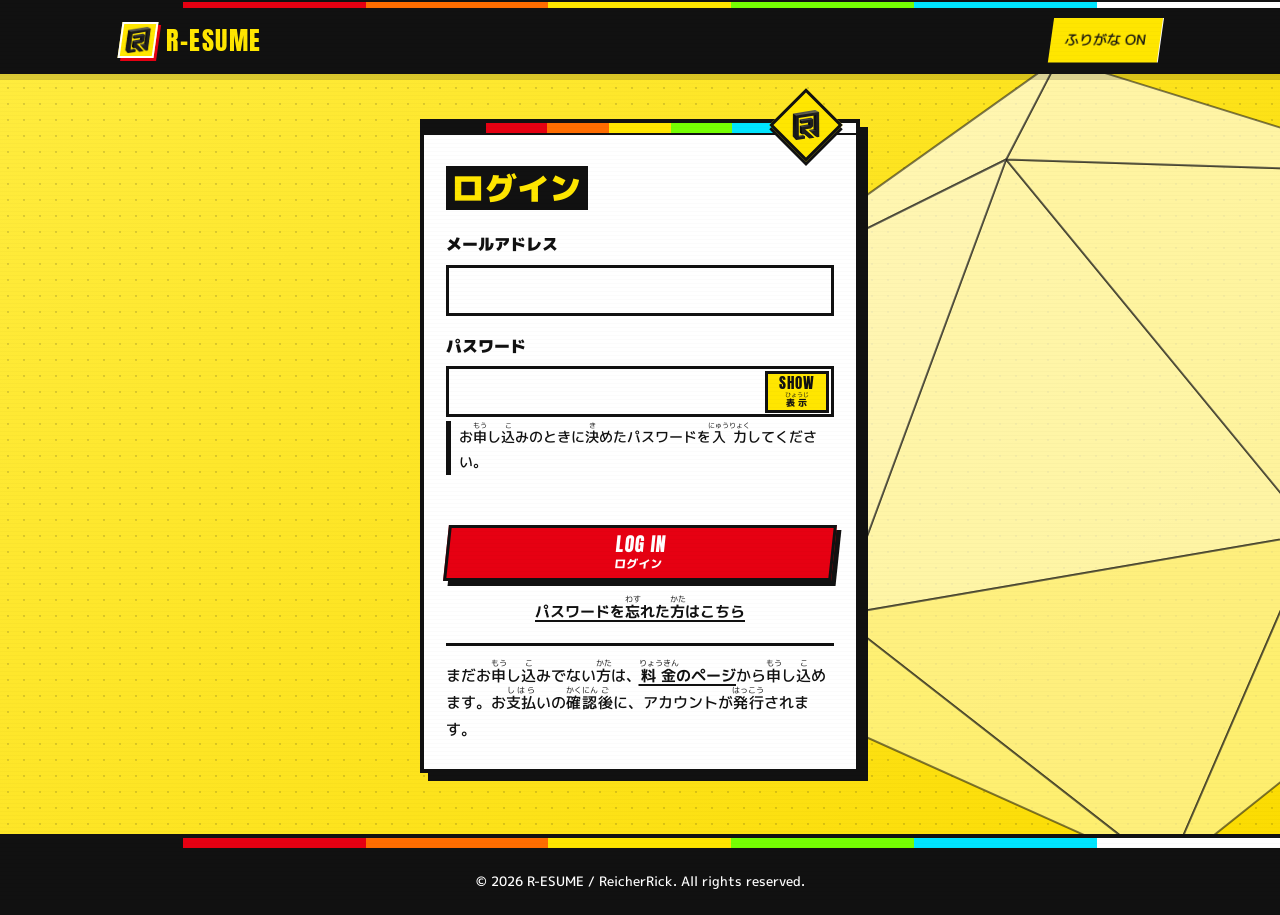
<file: frontend/user/admin.html>
<!DOCTYPE html>
<html lang="ja">
<head>
    <meta charset="UTF-8">
    <meta name="viewport" content="width=device-width, initial-scale=1.0">
    <meta name="robots" content="noindex">
    <title>管理画面 | R-ESUME</title>
    <link rel="icon" href="img/favicon.png" type="image/png">
    <link rel="preconnect" href="https://fonts.googleapis.com">
    <link rel="preconnect" href="https://fonts.gstatic.com" crossorigin>
    <link href="https://fonts.googleapis.com/css2?family=IBM+Plex+Sans+JP:wght@400;500;700&family=Dela+Gothic+One&family=Anton&family=M+PLUS+1p:wght@700&display=swap" rel="stylesheet">
    <link rel="stylesheet" href="css/loading.css?v=20261117a">
    <link rel="stylesheet" href="css/lp.css?v=20261115c">
    <link rel="stylesheet" href="css/game.css?v=20261116b">
    <link rel="stylesheet" href="css/admin.css?v=20261116f">
    <script>document.documentElement.classList.add('js');</script>
</head>
<body class="admin">
<script src="js/loading.js?v=20261117a"></script>

<header class="site-header">
    <div class="header-inner">
        <a class="brand" href="dashboard.html" aria-label="ホームへ"><span class="brand-mark"><img src="img/logo.png" alt="" width="24" height="28"></span><span class="brand-name">R-ESUME</span></a>
        <span class="admin-tag">管理画面</span>
        <div class="header-actions" style="margin-left:auto">
            <button type="button" class="btn btn-secondary" id="reloadBtn">更新</button>
            <button type="button" class="btn btn-secondary" id="logoutBtn">ログアウト</button>
        </div>
    </div>
</header>

<main class="admin-main">
    <div class="admin-wrap">
        <div class="stats" id="stats" role="group" aria-label="いまの状況"></div>
        <div class="search">
            <label class="sr" for="adminSearch">さがす</label>
            <input type="search" id="adminSearch" placeholder="名前・メール・申込番号・資格で さがす" autocomplete="off" maxlength="60">
        </div>
        <div class="admin-tabs" role="tablist" aria-label="表示の切り替え">
            <button type="button" role="tab" class="tab is-on" id="tabApps" aria-selected="true" data-tab="apps">申込 <span class="count" id="cntApps"></span></button>
            <button type="button" role="tab" class="tab" id="tabUsers" aria-selected="false" data-tab="users">受講生 <span class="count" id="cntUsers"></span></button>
            <button type="button" role="tab" class="tab" id="tabQuals" aria-selected="false" data-tab="quals">資格 <span class="count" id="cntQuals"></span></button>
            <button type="button" role="tab" class="tab" id="tabNotices" aria-selected="false" data-tab="notices">お知らせ <span class="count" id="cntNotices"></span></button>
            <button type="button" role="tab" class="tab" id="tabSales" aria-selected="false" data-tab="sales">売上</button>
        </div>

        <p class="toast" id="toast" role="status" aria-live="polite"></p>

        <section id="paneApps">
            <div class="chips" id="appChips" role="group" aria-label="申込のしぼりこみ"></div>
            <div class="cards" id="appList"></div>
            <p class="empty" id="appEmpty" hidden>該当する申込は、ありません。</p>
        </section>

        <section id="paneUsers" hidden>
            <div class="chips" id="userChips" role="group" aria-label="受講生のしぼりこみ"></div>
            <div class="cards" id="userList"></div>
            <p class="empty" id="userEmpty" hidden>該当する受講生は、いません。</p>
        </section>

        <section id="paneQuals" hidden>
            <p class="q-lead">会話で、受講生が✔して選ぶ資格の一覧です。「ラベル」ごとにまとまって表示されます。同じラベルの中で複数に✔されたときは、「順位」が大きいほうだけが有効になります（N4とN2なら、N2だけ）。</p>
            <button type="button" class="btn" id="qAdd">＋ 資格を追加</button>
            <div class="cards" id="qualList" style="margin-top:14px"></div>
            <p class="empty" id="qualEmpty" hidden>資格は、まだ登録されていません。</p>
        </section>

        <section id="paneNotices" hidden>
            <p class="q-lead">受講生のホームの上に、新しい順に最大3件まで表示されます（「表示する」にしたものだけ）。</p>
            <button type="button" class="btn" id="nAdd">＋ お知らせを追加</button>
            <div class="cards" id="noticeList" style="margin-top:14px"></div>
            <p class="empty" id="noticeEmpty" hidden>お知らせは、まだありません。</p>
        </section>

        <section id="paneSales" hidden>
            <div class="stats" id="salesStats"></div>
            <figure class="chart"><figcaption>月別の売上（入金を確認して発行した月）</figcaption><div class="chart-box" id="chRev"></div></figure>
            <figure class="chart"><figcaption>月別の申込数（申込があった月）</figcaption><div class="chart-box" id="chCnt"></div></figure>
            <details class="chart-tbl"><summary>数字を表で見る</summary><div id="salesTbl"></div></details>
            <p class="d-note">売上は、入金を確認して発行したものだけを数えます（入金待ち・キャンセル・期限切れは含みません）。直近12か月（日本時間）です。</p>
        </section>

        <p class="form-msg is-error" id="loadError" hidden></p>
    </div>
</main>

<dialog id="dlgConfirm" class="confirm">
    <form method="dialog" id="confirmForm">
        <h2 id="cfTitle"></h2>
        <p id="cfBody"></p>
        <div class="field" id="cfReasonRow" hidden>
            <label for="cfReason">理由（メモ・任意）</label>
            <input type="text" id="cfReason" maxlength="100">
        </div>
        <div class="confirm-actions">
            <button type="button" class="btn btn-secondary" id="cfNo">戻る</button>
            <button type="submit" class="btn" id="cfYes">実行する</button>
        </div>
    </form>
</dialog>

<dialog id="dlgQual" class="confirm">
    <form method="dialog" id="qualForm" novalidate>
        <h2 id="qTitle">資格を追加</h2>
        <div class="field">
            <label for="qLabel">ラベル（選ぶときの見出し）</label>
            <input type="text" id="qLabel" maxlength="30" list="qLabels" placeholder="例：ワープロ、Excel、簿記、運転免許" autocomplete="off">
            <datalist id="qLabels"></datalist>
        </div>
        <div class="field">
            <label for="qName">履歴書に載る名前</label>
            <input type="text" id="qName" maxlength="30" placeholder="例：日本語能力試験 N2 合格" autocomplete="off">
        </div>
        <div class="field">
            <label for="qRank">順位（任意・1〜99）</label>
            <input type="text" id="qRank" inputmode="numeric" maxlength="2" placeholder="例：N2なら4。N1なら5" autocomplete="off">
            <p class="hint">同じラベルの中で、数字が大きいほど上です。空にすると、ほかの資格と競合しません。</p>
        </div>
        <p class="form-msg is-error" id="qMsg" role="alert"></p>
        <div class="confirm-actions">
            <button type="button" class="btn btn-secondary" id="qNo">戻る</button>
            <button type="submit" class="btn" id="qYes">保存する</button>
        </div>
    </form>
</dialog>

<dialog id="dlgNotice" class="confirm">
    <form method="dialog" id="noticeForm" novalidate>
        <h2 id="nTitleH">お知らせを追加</h2>
        <div class="field">
            <label for="nTitle">タイトル（40文字まで）</label>
            <input type="text" id="nTitle" maxlength="40" autocomplete="off">
        </div>
        <div class="field">
            <label for="nBody">本文（300文字まで）</label>
            <textarea id="nBody" rows="5" maxlength="300"></textarea>
        </div>
        <label class="n-check"><input type="checkbox" id="nVisible" checked> 受講生に表示する</label>
        <p class="form-msg is-error" id="nMsg" role="alert"></p>
        <div class="confirm-actions">
            <button type="button" class="btn btn-secondary" id="nNo">戻る</button>
            <button type="submit" class="btn">保存する</button>
        </div>
    </form>
</dialog>

<dialog id="dlgUser" class="confirm wide">
    <div id="udBody"></div>
    <div class="confirm-actions"><button type="button" class="btn btn-secondary" id="udClose">閉じる</button></div>
</dialog>

<dialog id="dlgResume" class="confirm wide">
    <div id="rvBody"></div>
    <div class="confirm-actions"><button type="button" class="btn btn-secondary" id="rvClose">閉じる</button></div>
</dialog>

<script src="js/config.js?v=20261115c"></script>
<script src="js/common.js?v=20261115c"></script>
<script src="js/admin.js?v=20261116e"></script>
</body>
</html>
</file>
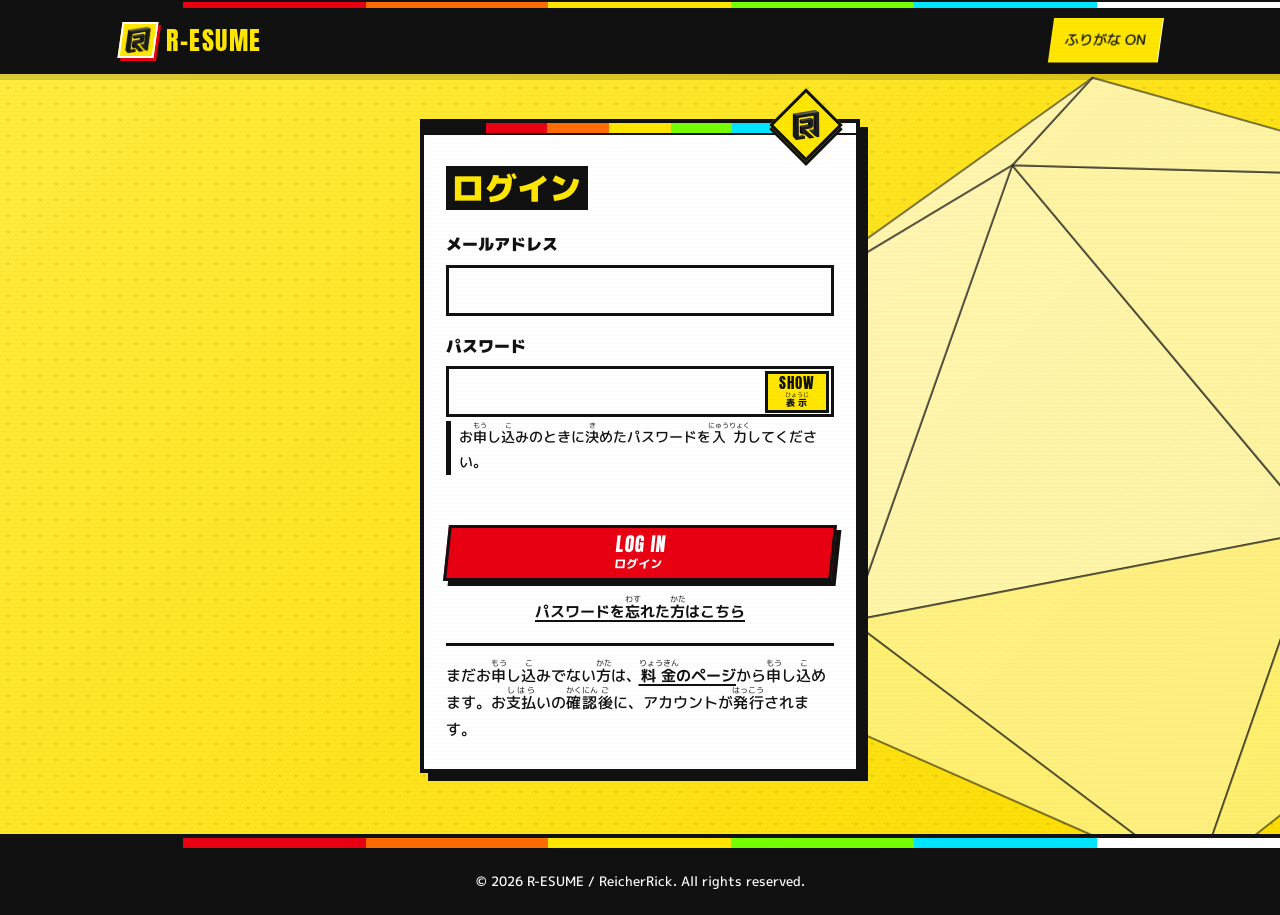
<file: frontend/user/chat.html>
<!DOCTYPE html>
<html lang="ja">
<head>
<meta charset="utf-8"/>
<meta content="width=device-width, initial-scale=1.0" name="viewport"/>
<meta content="noindex" name="robots"/>
<title data-en="Make a resume by chat | R-ESUME">会話で履歴書を作る | R-ESUME</title>
<link href="img/favicon.png" rel="icon" type="image/png"/>
<link href="https://fonts.googleapis.com" rel="preconnect"/>
<link crossorigin="" href="https://fonts.gstatic.com" rel="preconnect"/>
<link href="https://fonts.googleapis.com/css2?family=Anton&amp;family=M+PLUS+1p:wght@500;700;800;900&amp;display=swap" rel="stylesheet"/>
<link href="css/loading.css?v=20261117a" rel="stylesheet"/>
<link href="css/lp.css?v=20261115c" rel="stylesheet"/>
<link href="css/auth.css?v=20261115c" rel="stylesheet"/>
<link href="css/chat.css?v=20261116d" rel="stylesheet"/>
<link href="css/game.css?v=20261116b" rel="stylesheet"/>
<link href="css/app-yellow.css?v=20261118d" rel="stylesheet"/>
<link href="css/chat-yellow.css?v=20261118b" rel="stylesheet"/>
<script src="js/i18n.js?v=20261116b"></script>
<script>
        document.documentElement.classList.add('js');
        try { if (localStorage.getItem('resume_furigana') === 'off') document.documentElement.classList.add('furigana-off'); } catch (e) {}
    </script>
</head>
<body>
<script src="js/loading.js?v=20261117a"></script>
<canvas aria-hidden="true" data-bg="yellow" id="bg3d"></canvas>
<div aria-hidden="true" class="scanlines"></div>
<header class="site-header">
<div aria-hidden="true" class="tv-stripes"></div>
<div class="header-inner">
<a aria-label="ホームへ" class="brand" href="dashboard.html"><span class="brand-mark"><img alt="" height="28" src="img/logo.png" width="24"/></span><span class="brand-name">R-ESUME</span></a>
<div class="header-tools" data-skip="">
<button aria-pressed="true" class="furi-btn" id="furiBtn" type="button"><span>ふりがな ON</span></button>
<a class="btn btn-secondary header-logout" href="dashboard.html"><span class="bl"><span aria-hidden="true" class="bl-en">HOME</span><span class="bl-ja">ホーム</span></span></a>
</div>
</div>
</header>
<main class="chat-main">
<div class="app">
<div class="bg1" aria-hidden="true"></div><div class="bg2" aria-hidden="true"></div><div class="bg3" aria-hidden="true"></div>
<div class="hud">
<span class="stg" id="cStg">PART 1</span>
<span class="seg" id="cSeg" aria-hidden="true"></span>
<span class="cnt" id="cCnt">1/7</span>
</div>
<p class="form-msg" id="cMsg" role="status" aria-live="polite"></p>
<div class="chat" id="cChat" aria-live="polite"></div>
<div class="dockw"><div class="dock" id="cDock"></div></div>
</div>
</main>
<footer class="auth-foot">
<div class="container">
<p>© 2026 R-ESUME / ReicherRick. All rights reserved.</p>
</div>
</footer>
<script src="js/config.js?v=20261115c"></script>
<script src="js/common.js?v=20261115c"></script>
<script src="js/bg3d.js?v=20261117a"></script>
<script src="js/personality.js?v=20261117c"></script>
<script src="js/chat.js?v=20261118d"></script>
</body>
</html>
</file>
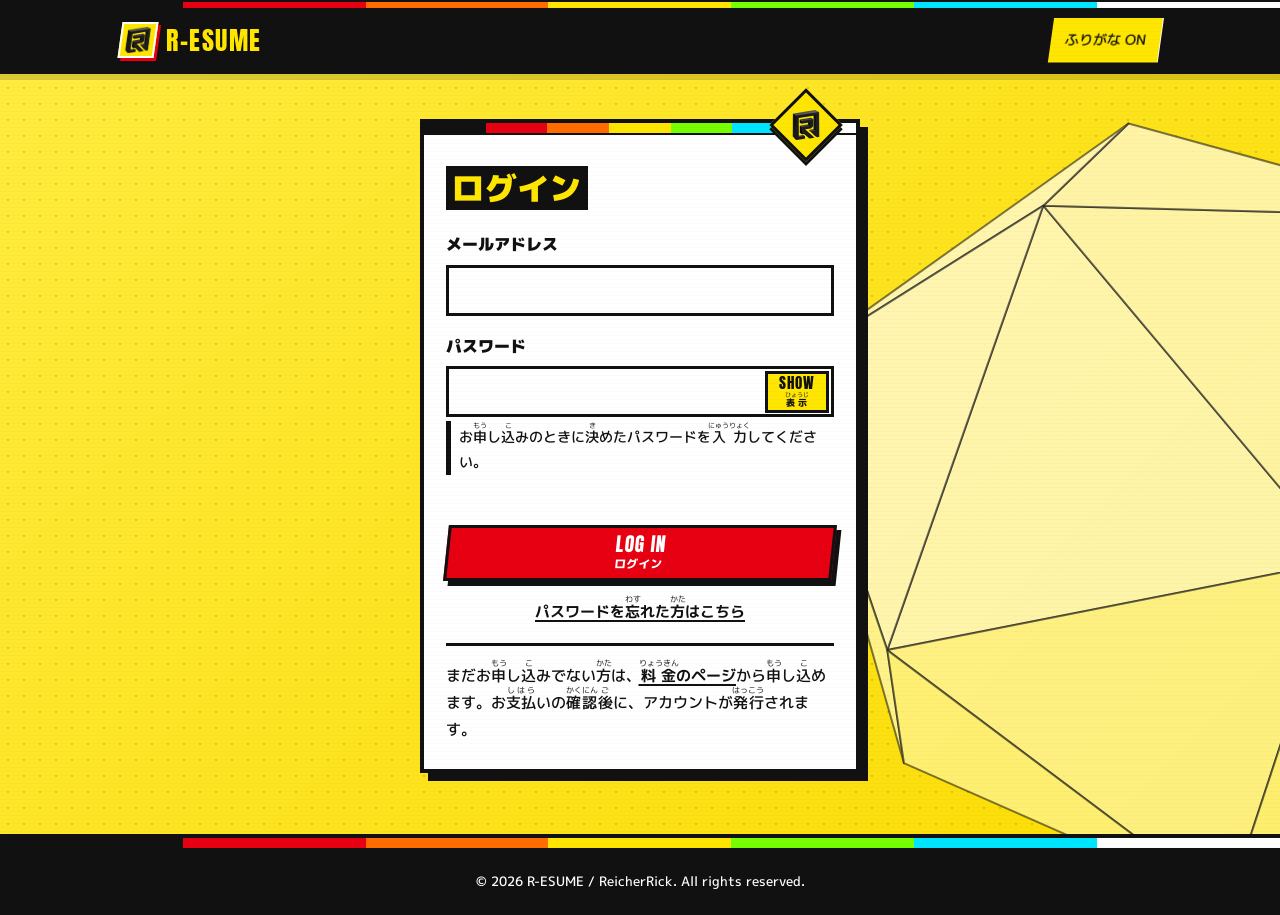
<file: frontend/user/dashboard.html>
<!DOCTYPE html>

<html lang="ja">
<head>
<meta charset="utf-8"/>
<meta content="width=device-width, initial-scale=1.0" name="viewport"/>
<meta content="noindex" name="robots"/>
<title>ホーム | R-ESUME</title>
<link href="img/favicon.png" rel="icon" type="image/png"/>
<link href="https://fonts.googleapis.com" rel="preconnect"/>
<link crossorigin="" href="https://fonts.gstatic.com" rel="preconnect"/>
<link href="https://fonts.googleapis.com/css2?family=Anton&amp;family=M+PLUS+1p:wght@500;700;800;900&amp;display=swap" rel="stylesheet"/>
<link href="css/loading.css?v=20261117a" rel="stylesheet"/>
<link href="css/lp.css?v=20261115c" rel="stylesheet"/>
<link href="css/auth.css?v=20261115c" rel="stylesheet"/>
<link href="css/game.css?v=20261116f" rel="stylesheet"/>
<link href="css/app-yellow.css?v=20261118d" rel="stylesheet"/>
<script src="js/i18n.js?v=20261116b"></script>
<script>
        document.documentElement.classList.add('js');
        try { if (localStorage.getItem('resume_furigana') === 'off') document.documentElement.classList.add('furigana-off'); } catch (e) {}
    </script>
</head>
<body>
<script src="js/loading.js?v=20261117a"></script>
<canvas aria-hidden="true" data-bg="yellow" id="bg3d"></canvas>
<div aria-hidden="true" class="scanlines"></div>
<header class="site-header">
<div aria-hidden="true" class="tv-stripes"></div>
<div class="header-inner">
<a aria-label="ホームへ" class="brand" data-aria-en="Go to the top of R-ESUME" href="dashboard.html"><span class="brand-mark"><img alt="" height="28" src="img/logo.png" width="24"/></span><span class="brand-name">R-ESUME</span></a>
<div class="header-tools" data-skip="">
<button aria-pressed="true" class="furi-btn" id="furiBtn" type="button"><span>ふりがな ON</span></button>
<button class="btn btn-secondary header-logout" id="logoutBtn" type="button"><span class="bl"><span aria-hidden="true" class="bl-en">LOG OUT</span><span class="bl-ja">ログアウト</span></span></button>
</div>
</div>
</header>
<main class="auth-main dash-main">
<div class="dash">
<div hidden="" id="myBody">
<section class="auth-card dash-me">
<div class="auth-badge" aria-hidden="true"><img src="img/logo.png" alt="" width="28" height="33"></div>
<p class="my-hello"><span data-l="ja" lang="ja">ようこそ</span></p>
<p class="my-name"><span id="myName"></span><span data-l="ja" lang="ja"> さん</span></p>
<p class="my-type" id="myType" hidden></p>
<span class="my-role" id="myRole"></span>
<p class="my-limit" id="myLimit"></p>
<div id="myRenew" hidden>
<p class="my-renew-note" id="renewNote"></p>
<button type="button" class="btn btn-lg btn-block" id="renewBtn" hidden><span class="bl"><span aria-hidden="true" class="bl-en">RENEW</span><span class="bl-ja"><ruby>利用期間<rt>りようきかん</rt></ruby>を<ruby>更新<rt>こうしん</rt></ruby>する</span></span></button>
<p class="form-msg" id="renewMsg" role="status" aria-live="polite"></p>
</div>
</section>
<section class="notices" id="notices" hidden aria-label="お知らせ"></section>
<ol class="stages" aria-label="ステージ">
<li><a class="stage is-open" href="persona.html"><span class="stage-no">1</span><span class="stage-body"><span class="stage-title"><span data-l="ja" lang="ja"><ruby>性格診断<rt>せいかくしんだん</rt></ruby></span></span><span class="stage-sub"><span data-l="ja" lang="ja">14の<ruby>質問<rt>しつもん</rt></ruby>で、<ruby>強<rt>つよ</rt></ruby>みと<ruby>合<rt>あ</rt></ruby>いそうな<ruby>仕事<rt>しごと</rt></ruby>が<ruby>分<rt>わ</rt></ruby>かります</span></span><span class="stage-tag" id="personaTag"></span></span></a></li>
<li><a class="stage is-open" href="resume.html"><span class="stage-no">2</span><span class="stage-body"><span class="stage-title"><span data-l="ja" lang="ja"><ruby>履歴書<rt>りれきしょ</rt></ruby><ruby>作成<rt>さくせい</rt></ruby></span></span><span class="stage-sub"><span data-l="ja" lang="ja"><ruby>会話<rt>かいわ</rt></ruby>に<ruby>答<rt>こた</rt></ruby>えて、<ruby>履歴書<rt>りれきしょ</rt></ruby>を<ruby>作<rt>つく</rt></ruby>ります</span></span><span class="stage-tag" id="stageCount"></span></span></a></li>
<li><div class="stage is-soon" aria-disabled="true"><span class="stage-no">3</span><span class="stage-body"><span class="stage-title"><span data-l="ja" lang="ja"><ruby>職務経歴書<rt>しょくむけいれきしょ</rt></ruby></span></span><span class="stage-sub"><span data-l="ja" lang="ja"><ruby>仕事<rt>しごと</rt></ruby>の<ruby>経験<rt>けいけん</rt></ruby>を、<ruby>書類<rt>しょるい</rt></ruby>にまとめます</span></span><span class="stage-tag"><span data-l="ja" lang="ja">もうすぐ</span></span></span></div></li>
<li><div class="stage is-soon" aria-disabled="true"><span class="stage-no">4</span><span class="stage-body"><span class="stage-title"><span data-l="ja" lang="ja"><ruby>想定<rt>そうてい</rt></ruby>メール</span></span><span class="stage-sub"><span data-l="ja" lang="ja">メールの<ruby>書<rt>か</rt></ruby>き<ruby>方<rt>かた</rt></ruby>を<ruby>練習<rt>れんしゅう</rt></ruby>します</span></span><span class="stage-tag"><span data-l="ja" lang="ja">もうすぐ</span></span></span></div></li>
<li><div class="stage is-soon" aria-disabled="true"><span class="stage-no">5</span><span class="stage-body"><span class="stage-title"><span data-l="ja" lang="ja"><ruby>面接練習<rt>めんせつれんしゅう</rt></ruby></span></span><span class="stage-sub"><span data-l="ja" lang="ja"><ruby>面接官<rt>めんせつかん</rt></ruby>の<ruby>質問<rt>しつもん</rt></ruby>に<ruby>答<rt>こた</rt></ruby>える<ruby>練習<rt>れんしゅう</rt></ruby>をします</span></span><span class="stage-tag"><span data-l="ja" lang="ja">もうすぐ</span></span></span></div></li>
<li><div class="stage is-soon" aria-disabled="true"><span class="stage-no">6</span><span class="stage-body"><span class="stage-title"><span data-l="ja" lang="ja">エントリー<ruby>管理<rt>かんり</rt></ruby></span></span><span class="stage-sub"><span data-l="ja" lang="ja"><ruby>応募<rt>おうぼ</rt></ruby>した<ruby>会社<rt>かいしゃ</rt></ruby>を<ruby>記録<rt>きろく</rt></ruby>します</span></span><span class="stage-tag"><span data-l="ja" lang="ja">もうすぐ</span></span></span></div></li>
</ol>
<a class="btn btn-lg btn-block" id="adminLink" href="admin.html" hidden style="margin-top:20px"><span class="bl"><span aria-hidden="true" class="bl-en">ADMIN</span><span class="bl-ja"><ruby>管理画面<rt>かんりがめん</rt></ruby>を<ruby>開<rt>ひら</rt></ruby>く</span></span></a>
</div>
<div hidden="" id="myError" class="auth-card">
<p><span data-l="ja" lang="ja"><ruby>通信<rt>つうしん</rt></ruby>できませんでした。<ruby>時間<rt>じかん</rt></ruby>をおいて、もう<ruby>一度<rt>いちど</rt></ruby><ruby>開<rt>ひら</rt></ruby>いてください。</span></p>
<a class="btn btn-secondary btn-block" href="login.html" style="margin-top:16px"><span class="bl"><span aria-hidden="true" class="bl-en">LOG IN</span><span class="bl-ja">ログインへ</span></span></a>
</div>
</div>
</main>

<dialog id="dlgRenew" class="confirm">
    <form method="dialog" id="renewForm">
        <h2><span data-l="ja" lang="ja"><ruby>利用期間<rt>りようきかん</rt></ruby>を<ruby>更新<rt>こうしん</rt></ruby>しますか？</span><span data-l="en" lang="en">Renew your period of use?</span></h2>
        <p><span data-l="ja" lang="ja"><ruby>更新<rt>こうしん</rt></ruby>の<ruby>料金<rt>りょうきん</rt></ruby>は、¥990（<ruby>税込<rt>ぜいこみ</rt></ruby>）です。<ruby>申<rt>もう</rt></ruby>し<ruby>込<rt>こ</rt></ruby>むと、<ruby>受付<rt>うけつけ</rt></ruby>のメールが<ruby>届<rt>とど</rt></ruby>きます。メールの<ruby>口座<rt>こうざ</rt></ruby>に、<ruby>7日<rt>なのか</rt></ruby><ruby>以内<rt>いない</rt></ruby>に<ruby>振<rt>ふ</rt></ruby>り<ruby>込<rt>こ</rt></ruby>んでください。<ruby>入金<rt>にゅうきん</rt></ruby>を<ruby>確認<rt>かくにん</rt></ruby>したら、<ruby>利用<rt>りよう</rt></ruby><ruby>期限<rt>きげん</rt></ruby>が1<ruby>年<rt>ねん</rt></ruby>のびます。</span><span data-l="en" lang="en">The renewal fee is ¥990 (tax included). After you apply, we send you a confirmation email. Please transfer the money to the account in the email within 7 days. When we confirm your payment, your expiry date is extended by 1 year.</span></p>
        <div class="confirm-actions">
            <button type="button" class="btn btn-secondary" id="renewNo"><span class="bl"><span aria-hidden="true" class="bl-en">BACK</span><span class="bl-ja"><ruby>戻<rt>もど</rt></ruby>る</span></span></button>
            <button type="submit" class="btn" id="renewYes"><span class="bl"><span aria-hidden="true" class="bl-en">APPLY</span><span class="bl-ja"><ruby>申<rt>もう</rt></ruby>し<ruby>込<rt>こ</rt></ruby>む</span></span></button>
        </div>
    </form>
</dialog>

<footer class="auth-foot">
<div class="container">
<p>© 2026 R-ESUME / ReicherRick. All rights reserved.</p>
</div>
</footer>
<script src="js/config.js?v=20261115c"></script>
<script src="js/common.js?v=20261115c"></script>
<script src="js/bg3d.js?v=20261117a"></script>
<script src="js/personality.js?v=20261117c"></script>
<script src="js/dashboard.js?v=20261116e"></script>
</body>
</html>
</file>
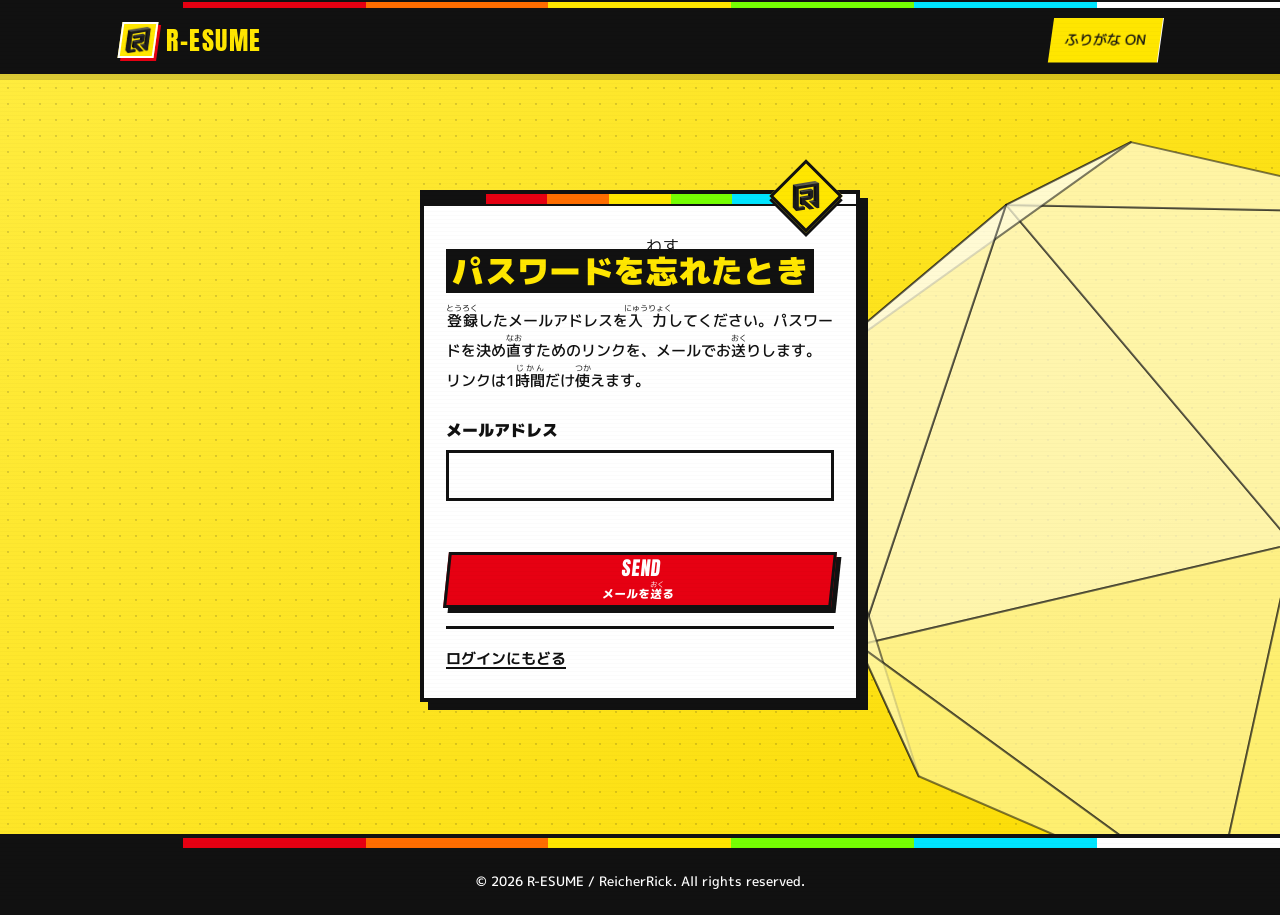
<file: frontend/user/forgot.html>
<!DOCTYPE html>

<html lang="ja">
<head>
<meta charset="utf-8"/>
<meta content="width=device-width, initial-scale=1.0" name="viewport"/>
<meta content="noindex" name="robots"/>
<title data-en="Forgot your password? | R-ESUME">パスワードを忘れたとき | R-ESUME</title>
<link href="img/favicon.png" rel="icon" type="image/png"/>
<link href="https://fonts.googleapis.com" rel="preconnect"/>
<link crossorigin="" href="https://fonts.gstatic.com" rel="preconnect"/>
<link href="https://fonts.googleapis.com/css2?family=Anton&amp;family=M+PLUS+1p:wght@500;700;800;900&amp;display=swap" rel="stylesheet"/>
<link href="css/loading.css?v=20261117a" rel="stylesheet"/>
<link href="css/lp.css?v=20261114q" rel="stylesheet"/>
<link href="css/auth.css?v=20261114q" rel="stylesheet"/>
<link href="css/game.css?v=20261116b" rel="stylesheet"/>
<link href="css/app-yellow.css?v=20261118d" rel="stylesheet"/>
<script src="js/i18n.js?v=20261116b"></script>
<script>
        document.documentElement.classList.add('js');
        try { if (localStorage.getItem('resume_furigana') === 'off') document.documentElement.classList.add('furigana-off'); } catch (e) {}
    </script>
</head>
<body>
<script src="js/loading.js?v=20261117a"></script>
<canvas aria-hidden="true" data-bg="yellow" id="bg3d"></canvas>
<div aria-hidden="true" class="scanlines"></div>
<header class="site-header">
<div aria-hidden="true" class="tv-stripes"></div>
<div class="header-inner">
<a aria-label="R-ESUME トップへ" class="brand" data-aria-en="Go to the top of R-ESUME" href="index.html"><span class="brand-mark"><img alt="" height="28" src="img/logo.png" width="24"/></span><span class="brand-name">R-ESUME</span></a>
<div class="header-tools" data-skip="">
<button aria-pressed="true" class="furi-btn" id="furiBtn" type="button"><span>ふりがな ON</span></button>
</div>
</div>
</header>
<main class="auth-main">
    <div class="auth-card">
        <div class="auth-badge" aria-hidden="true"><img src="img/logo.png" alt="" width="28" height="33"></div>
        <h1><span data-l="ja" lang="ja">パスワードを<ruby>忘<rt>わす</rt></ruby>れたとき</span><span data-l="en" lang="en">Forgot your password?</span></h1>
        <p class="auth-lead"><span data-l="ja" lang="ja"><ruby>登録<rt>とうろく</rt></ruby>したメールアドレスを<ruby>入力<rt>にゅうりょく</rt></ruby>してください。パスワードを決め<ruby>直<rt>なお</rt></ruby>すためのリンクを、メールでお<ruby>送<rt>おく</rt></ruby>りします。リンクは1<ruby>時間<rt>じかん</rt></ruby>だけ<ruby>使<rt>つか</rt></ruby>えます。</span><span data-l="en" lang="en">Enter the email address you registered with. We will email you a link to set a new password. The link can be used for 1 hour only.</span></p>
        <form id="forgotForm" novalidate>
            <div class="field">
                <label for="fgEmail"><span data-l="ja" lang="ja">メールアドレス</span><span data-l="en" lang="en">Email</span></label>
                <input type="email" id="fgEmail" name="email" maxlength="200" autocomplete="username" inputmode="email" required>
            </div>
            <p class="form-msg" id="forgotMsg" role="status" aria-live="polite"></p>
            <button type="submit" class="btn btn-lg btn-block" id="forgotBtn"><span class="bl"><span aria-hidden="true" class="bl-en">SEND</span><span class="bl-ja">メールを<ruby>送<rt>おく</rt></ruby>る</span></span></button>
        </form>
        <p class="auth-sub"><a href="login.html"><span data-l="ja" lang="ja">ログインにもどる</span><span data-l="en" lang="en">Back to log in</span></a></p>
    </div>
</main>
<footer class="auth-foot">
<div class="container">
<p>© 2026 R-ESUME / ReicherRick. All rights reserved.</p>
</div>
</footer>
<script src="js/config.js?v=20261114q"></script>
<script src="js/common.js?v=20261114q"></script>
<script src="js/bg3d.js?v=20261117a"></script>
<script src="js/forgot.js?v=20261115c"></script>
</body>
</html>
</file>
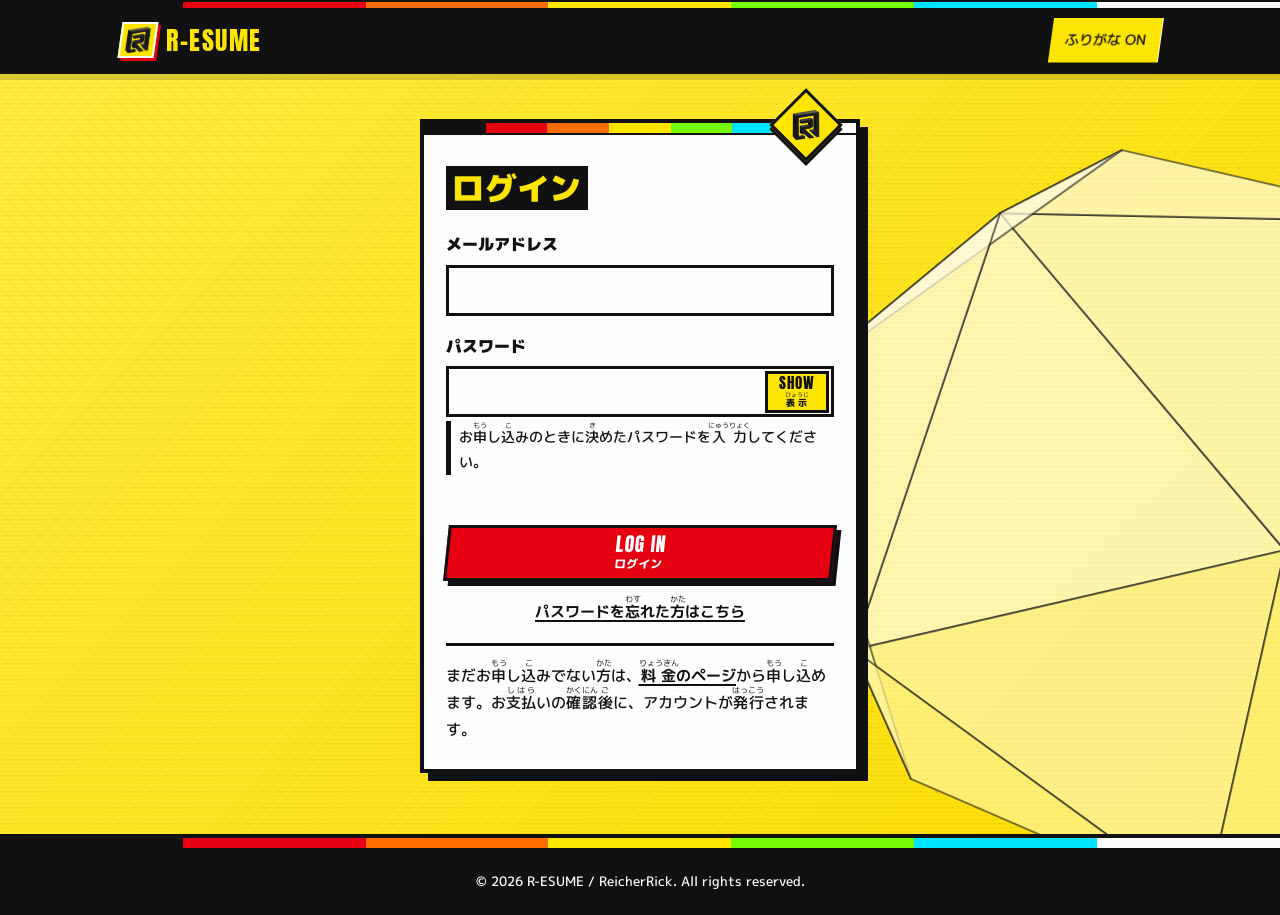
<file: frontend/user/login.html>
<!DOCTYPE html>

<html lang="ja">
<head>
<meta charset="utf-8"/>
<meta content="width=device-width, initial-scale=1.0" name="viewport"/>
<meta content="noindex" name="robots"/>
<title data-en="Log in | R-ESUME">ログイン | R-ESUME</title>
<link href="img/favicon.png" rel="icon" type="image/png"/>
<link href="https://fonts.googleapis.com" rel="preconnect"/>
<link crossorigin="" href="https://fonts.gstatic.com" rel="preconnect"/>
<link href="https://fonts.googleapis.com/css2?family=Anton&amp;family=M+PLUS+1p:wght@500;700;800;900&amp;display=swap" rel="stylesheet"/>
<link href="css/loading.css?v=20261117a" rel="stylesheet"/>
<link href="css/lp.css?v=20261115c" rel="stylesheet"/>
<link href="css/auth.css?v=20261115c" rel="stylesheet"/>
<link href="css/game.css?v=20261116b" rel="stylesheet"/>
<link href="css/app-yellow.css?v=20261118d" rel="stylesheet"/>
<script src="js/i18n.js?v=20261116b"></script>
<script>
        document.documentElement.classList.add('js');
        try { if (localStorage.getItem('resume_furigana') === 'off') document.documentElement.classList.add('furigana-off'); } catch (e) {}
    </script>
</head>
<body>
<script src="js/loading.js?v=20261117a"></script>
<canvas aria-hidden="true" data-bg="yellow" id="bg3d"></canvas>
<div aria-hidden="true" class="scanlines"></div>
<header class="site-header">
<div aria-hidden="true" class="tv-stripes"></div>
<div class="header-inner">
<a aria-label="R-ESUME トップへ" class="brand" data-aria-en="Go to the top of R-ESUME" href="index.html"><span class="brand-mark"><img alt="" height="28" src="img/logo.png" width="24"/></span><span class="brand-name">R-ESUME</span></a>
<div class="header-tools" data-skip="">
<button aria-pressed="true" class="furi-btn" id="furiBtn" type="button"><span>ふりがな ON</span></button>
</div>
</div>
</header>
<main class="auth-main">
<div class="auth-card">
        <div class="auth-badge" aria-hidden="true"><img src="img/logo.png" alt="" width="28" height="33"></div>
<h1><span data-l="ja" lang="ja">ログイン</span><span data-l="en" lang="en">Log in</span></h1>

<form id="loginForm" novalidate="">
<div class="field">
<label for="lgEmail"><span data-l="ja" lang="ja">メールアドレス</span><span data-l="en" lang="en">Email</span></label>
<input autocomplete="username" id="lgEmail" inputmode="email" maxlength="200" name="email" required="" type="email"/>
</div>
<div class="field">
<label for="lgPass"><span data-l="ja" lang="ja">パスワード</span><span data-l="en" lang="en">Password</span></label>
<div class="pw-row">
<input autocomplete="current-password" id="lgPass" maxlength="64" name="password" required="" type="password"/>
<button aria-controls="lgPass" aria-pressed="false" class="pw-toggle" id="pwToggle" type="button"><span class="bl"><span aria-hidden="true" class="bl-en">SHOW</span><span class="bl-ja"><ruby>表示<rt>ひょうじ</rt></ruby></span></span></button>
</div>
<p class="hint"><span data-l="ja" lang="ja">お<ruby>申<rt>もう</rt></ruby>し<ruby>込<rt>こ</rt></ruby>みのときに<ruby>決<rt>き</rt></ruby>めたパスワードを<ruby>入力<rt>にゅうりょく</rt></ruby>してください。</span><span data-l="en" lang="en">Enter the password you set when you applied.</span></p>
</div>
<p aria-live="polite" class="form-msg" id="loginMsg" role="status"></p>
<button class="btn btn-lg btn-block" id="loginBtn" type="submit"><span class="bl"><span aria-hidden="true" class="bl-en">LOG IN</span><span class="bl-ja">ログイン</span></span></button>
<p class="auth-forgot"><a href="forgot.html"><span data-l="ja" lang="ja">パスワードを<ruby>忘<rt>わす</rt></ruby>れた<ruby>方<rt>かた</rt></ruby>はこちら</span><span data-l="en" lang="en">Forgot your password?</span></a></p>
</form>
<p class="auth-sub"><span data-l="ja" lang="ja">まだお<ruby>申<rt>もう</rt></ruby>し<ruby>込<rt>こ</rt></ruby>みでない<ruby>方<rt>かた</rt></ruby>は、<a href="index.html#price"><ruby>料金<rt>りょうきん</rt></ruby>のページ</a>から<ruby>申<rt>もう</rt></ruby>し<ruby>込<rt>こ</rt></ruby>めます。お<ruby>支払<rt>しはら</rt></ruby>いの<ruby>確認<rt>かくにん</rt></ruby><ruby>後<rt>ご</rt></ruby>に、アカウントが<ruby>発行<rt>はっこう</rt></ruby>されます。</span><span data-l="en" lang="en">New here? You can apply from the price section. Your account is issued after we confirm your payment.</span></p>
</div>
</main>
<footer class="auth-foot">
<div class="container">
<p>© 2026 R-ESUME / ReicherRick. All rights reserved.</p>
</div>
</footer>
<script src="js/config.js?v=20261115c"></script>
<script src="js/common.js?v=20261115c"></script>
<script src="js/bg3d.js?v=20261117a"></script>
<script src="js/login.js?v=20261118d"></script>
</body>
</html>
</file>
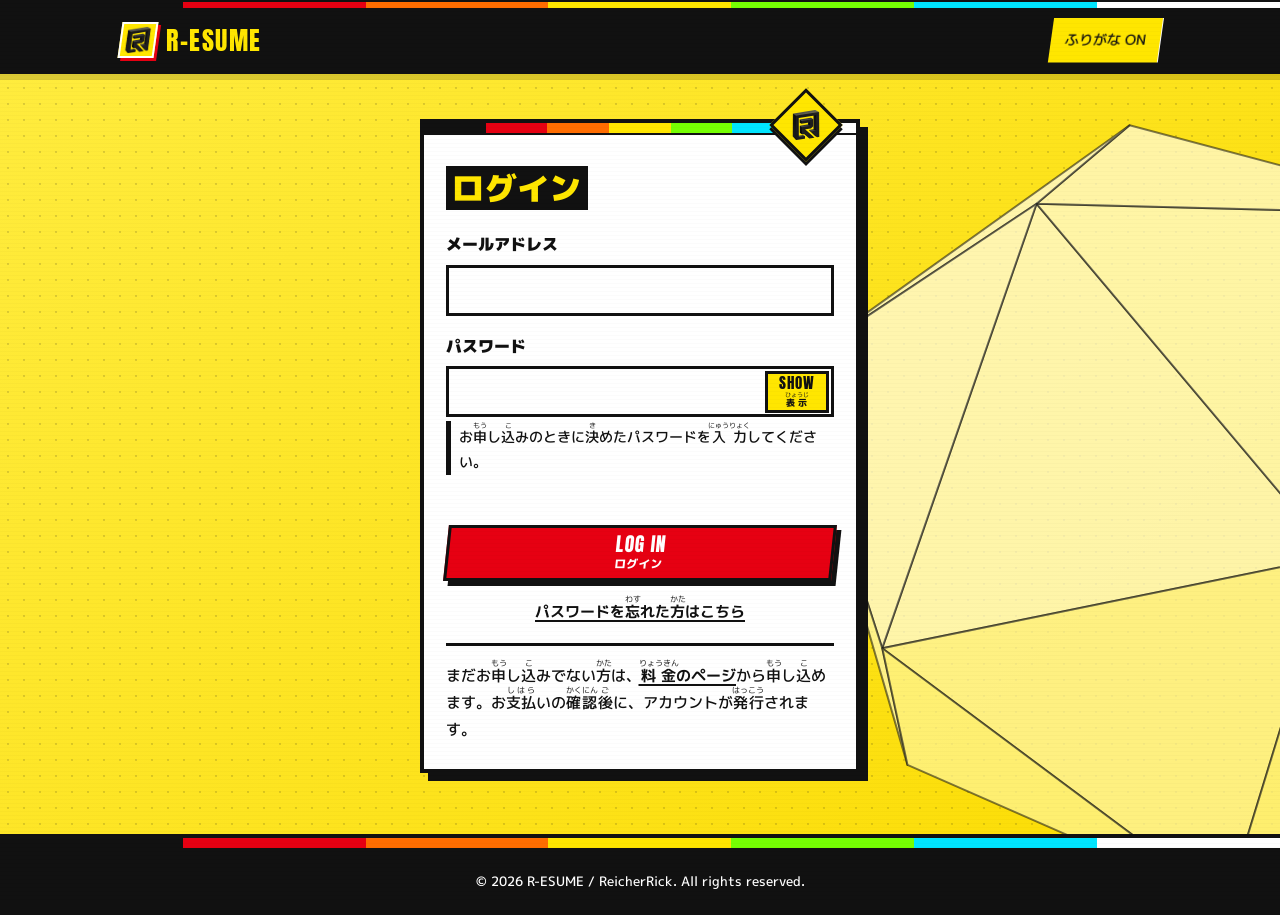
<file: frontend/user/mypage.html>
<!DOCTYPE html>
<html lang="ja"><head><meta charset="utf-8"><meta name="robots" content="noindex"><meta http-equiv="refresh" content="0;url=dashboard.html"><title>R-ESUME</title><script>location.replace("dashboard.html")</script></head><body></body></html>
</file>
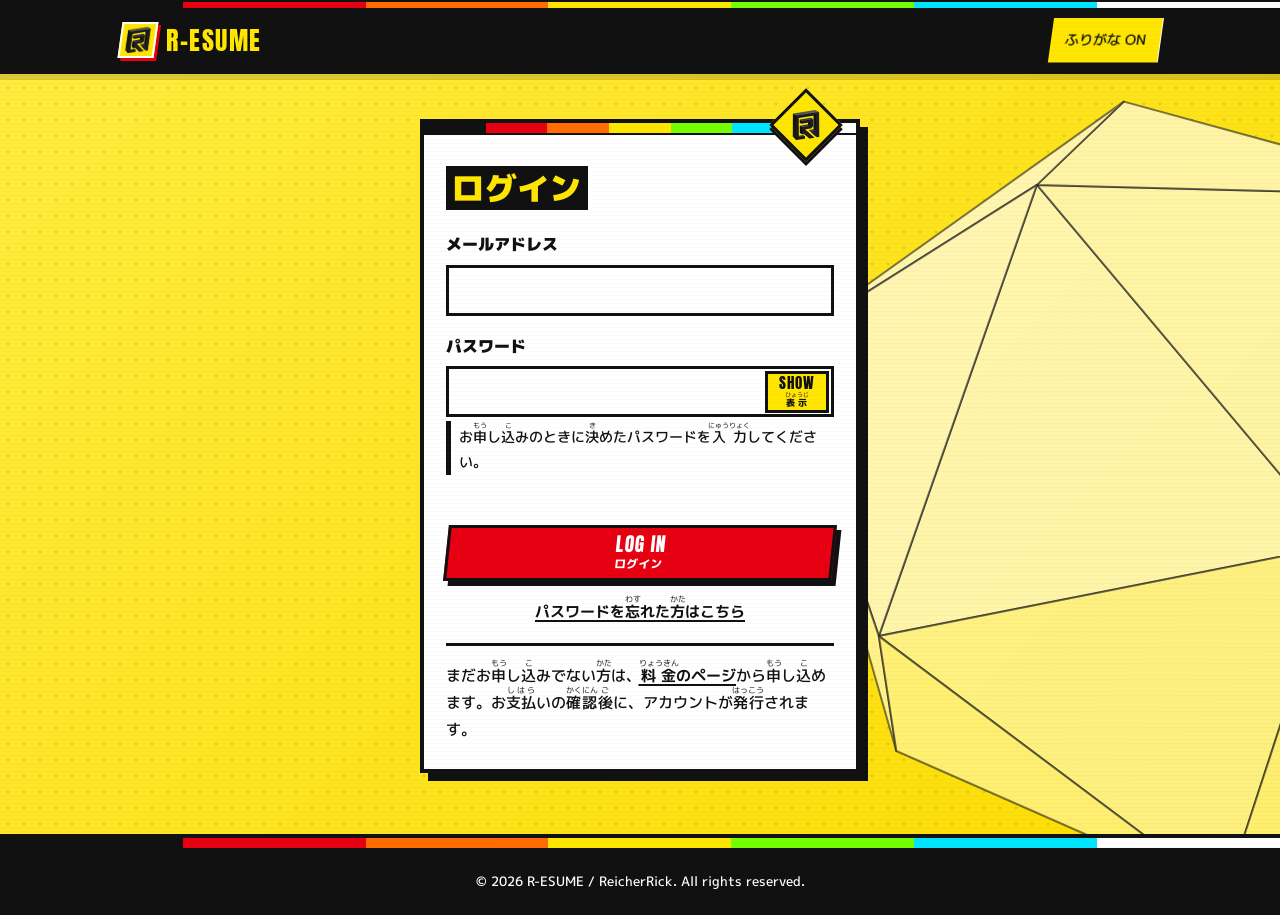
<file: frontend/user/persona.html>
<!DOCTYPE html>
<html lang="ja">
<head>
<meta charset="utf-8"/>
<meta content="width=device-width, initial-scale=1.0" name="viewport"/>
<meta content="noindex" name="robots"/>
<title>性格診断 | R-ESUME</title>
<link href="img/favicon.png" rel="icon" type="image/png"/>
<link href="https://fonts.googleapis.com" rel="preconnect"/>
<link crossorigin="" href="https://fonts.gstatic.com" rel="preconnect"/>
<link href="https://fonts.googleapis.com/css2?family=Anton&amp;family=M+PLUS+1p:wght@500;700;800;900&amp;display=swap" rel="stylesheet"/>
<link href="css/loading.css?v=20261117a" rel="stylesheet"/>
<link href="css/lp.css?v=20261115c" rel="stylesheet"/>
<link href="css/auth.css?v=20261115c" rel="stylesheet"/>
<link href="css/game.css?v=20261116f" rel="stylesheet"/>
<link href="css/app-yellow.css?v=20261118d" rel="stylesheet"/>
<link href="css/persona.css?v=20261117b" rel="stylesheet"/>
<script src="js/i18n.js?v=20261116b"></script>
<script>
        document.documentElement.classList.add('js');
        try { if (localStorage.getItem('resume_furigana') === 'off') document.documentElement.classList.add('furigana-off'); } catch (e) {}
    </script>
</head>
<body>
<script src="js/loading.js?v=20261117a"></script>
<canvas aria-hidden="true" data-bg="yellow" id="bg3d"></canvas>
<div aria-hidden="true" class="scanlines"></div>
<header class="site-header">
<div aria-hidden="true" class="tv-stripes"></div>
<div class="header-inner">
<a aria-label="ホームへ" class="brand" href="dashboard.html"><span class="brand-mark"><img alt="" height="28" src="img/logo.png" width="24"/></span><span class="brand-name">R-ESUME</span></a>
<div class="header-tools" data-skip="">
<button aria-pressed="true" class="furi-btn" id="furiBtn" type="button"><span>ふりがな ON</span></button>
<a class="btn btn-secondary header-logout" href="dashboard.html"><span class="bl"><span aria-hidden="true" class="bl-en">HOME</span><span class="bl-ja">ホーム</span></span></a>
</div>
</div>
</header>
<main class="auth-main pz-main">
<div class="pz">
<div class="pz-hud" id="pzHud" hidden>
<span class="pz-stage">STAGE 1</span>
<span class="pz-count" id="pzCount"></span>
<span aria-hidden="true" class="pz-bar" id="pzBar"></span>
</div>
<div class="pz-talk">
<img alt="レジュメル" class="pz-cat" height="100" src="img/resumel.svg?v=20261117a" width="108"/>
<div aria-live="polite" class="pz-bubble" id="pzBubble"></div>
</div>
<p aria-live="polite" class="form-msg" id="pzMsg" role="status"></p>
<div class="pz-body" id="pzBody"></div>
</div>
</main>
<footer class="auth-foot">
<div class="container">
<p>© 2026 R-ESUME / ReicherRick. All rights reserved.</p>
</div>
</footer>
<script src="js/config.js?v=20261115c"></script>
<script src="js/common.js?v=20261115c"></script>
<script src="js/bg3d.js?v=20261117a"></script>
<script src="js/personality.js?v=20261117c"></script>
<script src="js/persona.js?v=20261118d"></script>
</body>
</html>
</file>
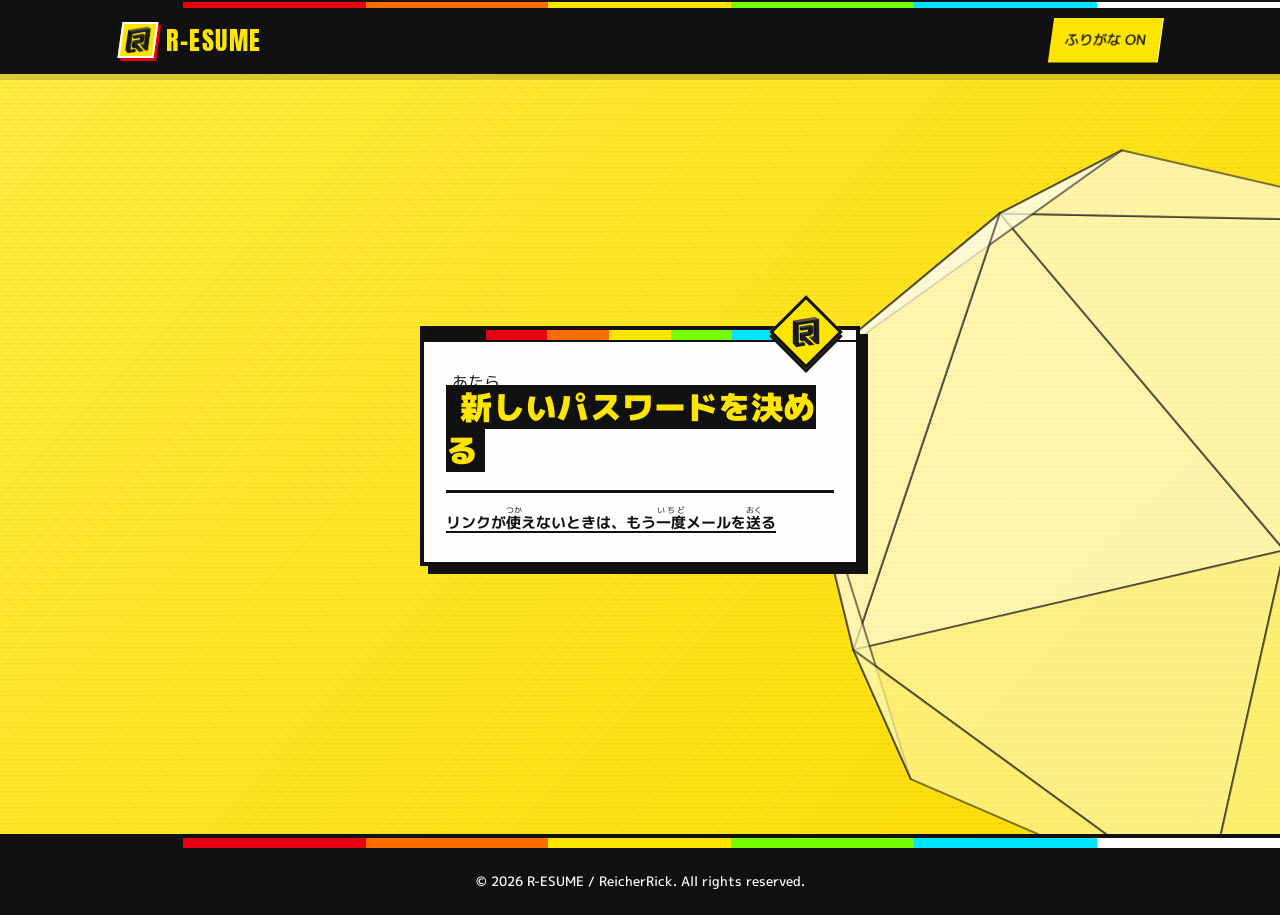
<file: frontend/user/reset.html>
<!DOCTYPE html>

<html lang="ja">
<head>
<meta charset="utf-8"/>
<meta content="width=device-width, initial-scale=1.0" name="viewport"/>
<meta content="noindex" name="robots"/>
<title data-en="New password | R-ESUME">新しいパスワード | R-ESUME</title>
<link href="img/favicon.png" rel="icon" type="image/png"/>
<link href="https://fonts.googleapis.com" rel="preconnect"/>
<link crossorigin="" href="https://fonts.gstatic.com" rel="preconnect"/>
<link href="https://fonts.googleapis.com/css2?family=Anton&amp;family=M+PLUS+1p:wght@500;700;800;900&amp;display=swap" rel="stylesheet"/>
<link href="css/loading.css?v=20261117a" rel="stylesheet"/>
<link href="css/lp.css?v=20261114q" rel="stylesheet"/>
<link href="css/auth.css?v=20261114q" rel="stylesheet"/>
<link href="css/game.css?v=20261116b" rel="stylesheet"/>
<link href="css/app-yellow.css?v=20261118d" rel="stylesheet"/>
<script src="js/i18n.js?v=20261116b"></script>
<script>
        document.documentElement.classList.add('js');
        try { if (localStorage.getItem('resume_furigana') === 'off') document.documentElement.classList.add('furigana-off'); } catch (e) {}
    </script>
</head>
<body>
<script src="js/loading.js?v=20261117a"></script>
<canvas aria-hidden="true" data-bg="yellow" id="bg3d"></canvas>
<div aria-hidden="true" class="scanlines"></div>
<header class="site-header">
<div aria-hidden="true" class="tv-stripes"></div>
<div class="header-inner">
<a aria-label="R-ESUME トップへ" class="brand" data-aria-en="Go to the top of R-ESUME" href="index.html"><span class="brand-mark"><img alt="" height="28" src="img/logo.png" width="24"/></span><span class="brand-name">R-ESUME</span></a>
<div class="header-tools" data-skip="">
<button aria-pressed="true" class="furi-btn" id="furiBtn" type="button"><span>ふりがな ON</span></button>
</div>
</div>
</header>
<main class="auth-main">
    <div class="auth-card">
        <div class="auth-badge" aria-hidden="true"><img src="img/logo.png" alt="" width="28" height="33"></div>
        <h1><span data-l="ja" lang="ja"><ruby>新<rt>あたら</rt></ruby>しいパスワードを決める</span><span data-l="en" lang="en">Set a new password</span></h1>
        <form id="resetForm" novalidate>
            <div class="field">
                <label for="rsPass"><span data-l="ja" lang="ja"><ruby>新<rt>あたら</rt></ruby>しいパスワード</span><span data-l="en" lang="en">New password</span></label>
                <div class="pw-row">
                    <input type="password" id="rsPass" name="password" maxlength="64" autocomplete="new-password" required>
                    <button type="button" class="pw-toggle" id="pwToggle" aria-pressed="false" aria-controls="rsPass"><span class="bl"><span aria-hidden="true" class="bl-en">SHOW</span><span class="bl-ja"><ruby>表示<rt>ひょうじ</rt></ruby></span></span></button>
                </div>
                <p class="hint"><span data-l="ja" lang="ja">8〜64<ruby>文字<rt>もじ</rt></ruby>で<ruby>入力<rt>にゅうりょく</rt></ruby>してください。</span><span data-l="en" lang="en">Enter 8–64 characters.</span></p>
            </div>
            <div class="field">
                <label for="rsPass2"><span data-l="ja" lang="ja">もう<ruby>一度<rt>いちど</rt></ruby><ruby>入力<rt>にゅうりょく</rt></ruby>（<ruby>確認<rt>かくにん</rt></ruby>）</span><span data-l="en" lang="en">Enter it again (confirm)</span></label>
                <input type="password" id="rsPass2" name="password2" maxlength="64" autocomplete="new-password" required>
            </div>
            <p class="form-msg" id="resetMsg" role="status" aria-live="polite"></p>
            <button type="submit" class="btn btn-lg btn-block" id="resetBtn"><span class="bl"><span aria-hidden="true" class="bl-en">CHANGE</span><span class="bl-ja">パスワードを<ruby>変<rt>か</rt></ruby>える</span></span></button>
        </form>
        <div id="resetDone" hidden>
            <p class="form-msg is-ok" id="resetDoneMsg"><span data-l="ja" lang="ja">パスワードを<ruby>変<rt>か</rt></ruby>えました。<ruby>新<rt>あたら</rt></ruby>しいパスワードでログインしてください。</span><span data-l="en" lang="en">Your password was changed. Please log in with your new password.</span></p>
            <a class="btn btn-lg btn-block" href="login.html" style="margin-top:16px"><span class="bl"><span aria-hidden="true" class="bl-en">LOG IN</span><span class="bl-ja">ログインへ</span></span></a>
        </div>
        <p class="auth-sub" id="resetBack"><a href="forgot.html"><span data-l="ja" lang="ja">リンクが<ruby>使<rt>つか</rt></ruby>えないときは、もう<ruby>一度<rt>いちど</rt></ruby>メールを<ruby>送<rt>おく</rt></ruby>る</span><span data-l="en" lang="en">If the link does not work, send the email again</span></a></p>
    </div>
</main>
<footer class="auth-foot">
<div class="container">
<p>© 2026 R-ESUME / ReicherRick. All rights reserved.</p>
</div>
</footer>
<script src="js/config.js?v=20261114q"></script>
<script src="js/common.js?v=20261114q"></script>
<script src="js/bg3d.js?v=20261117a"></script>
<script src="js/reset.js?v=20261118d"></script>
</body>
</html>
</file>
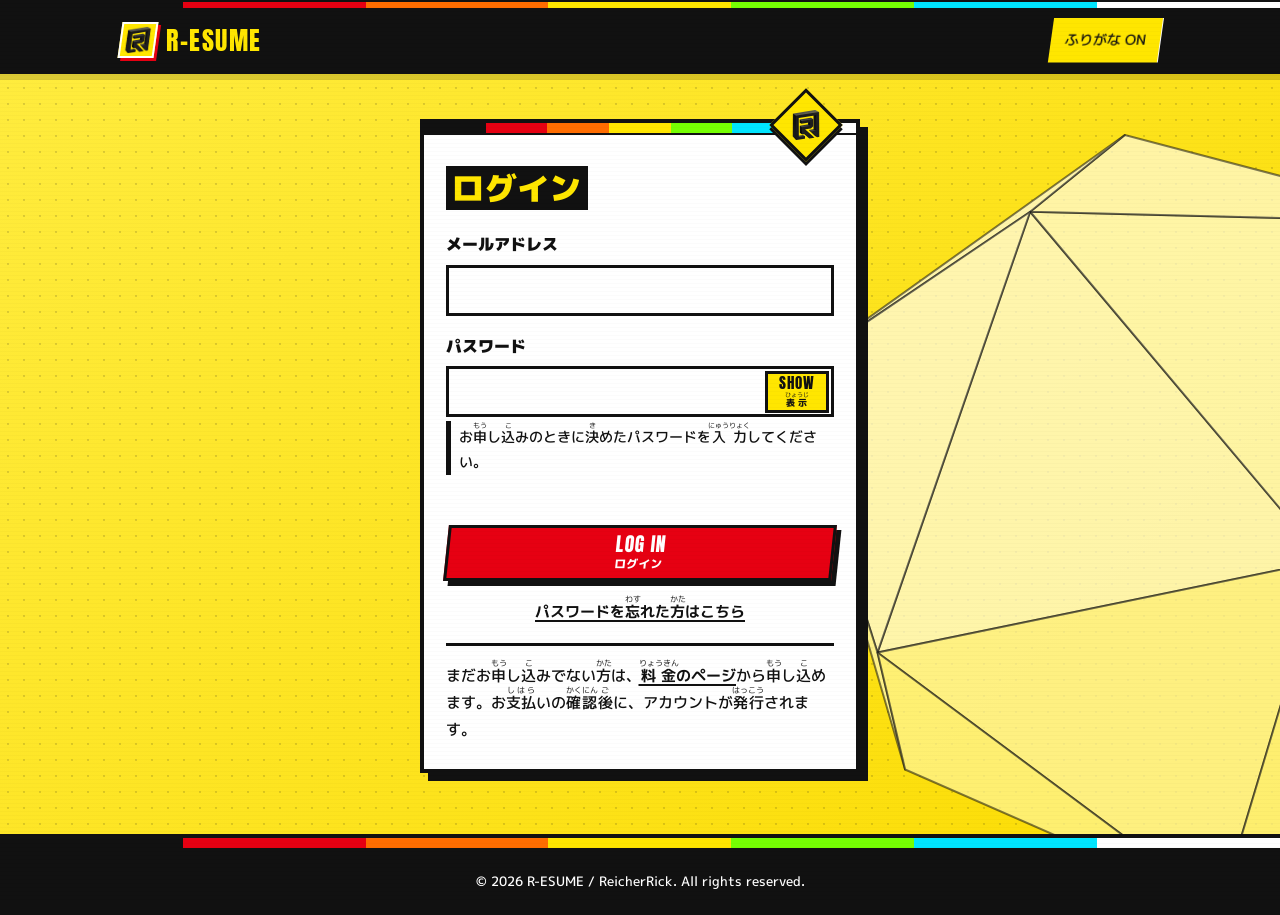
<file: frontend/user/resume.html>
<!DOCTYPE html>

<html lang="ja">
<head>
<meta charset="utf-8"/>
<meta content="width=device-width, initial-scale=1.0" name="viewport"/>
<meta content="noindex" name="robots"/>
<title>履歴書 | R-ESUME</title>
<link href="img/favicon.png" rel="icon" type="image/png"/>
<link href="https://fonts.googleapis.com" rel="preconnect"/>
<link crossorigin="" href="https://fonts.gstatic.com" rel="preconnect"/>
<link href="https://fonts.googleapis.com/css2?family=Anton&amp;family=M+PLUS+1p:wght@500;700;800;900&amp;display=swap" rel="stylesheet"/>
<link href="css/loading.css?v=20261117a" rel="stylesheet"/>
<link href="css/lp.css?v=20261115c" rel="stylesheet"/>
<link href="css/auth.css?v=20261115c" rel="stylesheet"/>
<link href="css/resume.css?v=20261116b" rel="stylesheet"/>
<link href="css/game.css?v=20261116b" rel="stylesheet"/>
<link href="css/app-yellow.css?v=20261118d" rel="stylesheet"/>
<link href="css/resume-yellow.css?v=20261118c" rel="stylesheet"/>
<script src="js/i18n.js?v=20261116b"></script>
<script>
        document.documentElement.classList.add('js');
        try { if (localStorage.getItem('resume_furigana') === 'off') document.documentElement.classList.add('furigana-off'); } catch (e) {}
    </script>
</head>
<body>
<script src="js/loading.js?v=20261117a"></script>
<canvas aria-hidden="true" data-bg="yellow" id="bg3d"></canvas>
<div aria-hidden="true" class="scanlines"></div>
<header class="site-header">
<div aria-hidden="true" class="tv-stripes"></div>
<div class="header-inner">
<a aria-label="ホームへ" class="brand" href="dashboard.html"><span class="brand-mark"><img alt="" height="28" src="img/logo.png" width="24"/></span><span class="brand-name">R-ESUME</span></a>
<div class="header-tools" data-skip="">
<button aria-pressed="true" class="furi-btn" id="furiBtn" type="button"><span>ふりがな ON</span></button>
<a class="btn btn-secondary header-logout" href="dashboard.html"><span class="bl"><span aria-hidden="true" class="bl-en">HOME</span><span class="bl-ja">ホーム</span></span></a>
</div>
</div>
</header>
<main class="auth-main rs-main">
<div class="auth-card rs-card">
<div class="auth-badge" aria-hidden="true"><img src="img/logo.png" alt="" width="28" height="33"></div>
<p class="form-msg" id="rsMsg" role="status" aria-live="polite"></p>
<div id="viewList" hidden></div>
<div id="viewEdit" hidden></div>
</div>
</main>

<dialog id="dlgDel" class="confirm">
    <form method="dialog" id="delForm">
        <h2 id="delTitle"><ruby>削除<rt>さくじょ</rt></ruby>しますか？</h2>
        <p><strong id="delName"></strong></p>
        <p><span data-l="ja" lang="ja"><ruby>削除<rt>さくじょ</rt></ruby>すると、<ruby>元<rt>もと</rt></ruby>に<ruby>戻<rt>もど</rt></ruby>せません。</span><span data-l="en" lang="en">This cannot be undone.</span></p>
        <div class="confirm-actions">
            <button type="button" class="btn btn-secondary" id="delNo"><span class="bl"><span aria-hidden="true" class="bl-en">BACK</span><span class="bl-ja"><ruby>戻<rt>もど</rt></ruby>る</span></span></button>
            <button type="submit" class="btn"><span class="bl"><span aria-hidden="true" class="bl-en">DELETE</span><span class="bl-ja"><ruby>削除<rt>さくじょ</rt></ruby>する</span></span></button>
        </div>
    </form>
</dialog>

<footer class="auth-foot">
<div class="container">
<p>© 2026 R-ESUME / ReicherRick. All rights reserved.</p>
</div>
</footer>
<script src="js/config.js?v=20261115c"></script>
<script src="js/common.js?v=20261115c"></script>
<script src="js/bg3d.js?v=20261117a"></script>
<script src="js/personality.js?v=20261117c"></script>
<script src="js/resume.js?v=20261118d"></script>
</body>
</html>
</file>
<file: frontend/user/css/loading.css>
/* R-ESUME 共通ローディング画面（どのページでも使う）。2026-11-17 から黄×黒（LP と同じ） */
#rLoading { position: fixed; inset: 0; width: 100vw; height: 100vh; height: 100dvh; max-width: none; max-height: none; margin: 0; padding: 0; border: 0; border-radius: 0; box-shadow: none; overflow: hidden; color: #111111;
    background-color: #FFE600; background-image: radial-gradient(rgba(17,17,17,.14) 1.5px, transparent 1.5px); background-size: 16px 16px; }
#rLoading[open] { display: grid; place-items: center; }
#rLoading::backdrop { background: #FFE600; }
#rLoading::before { content: ""; position: absolute; left: 0; right: 0; top: 0; height: 10px; border-bottom: 2px solid #111;
    background: linear-gradient(90deg, #111 0 14.28%, #E60012 14.28% 28.56%, #FF6D00 28.56% 42.84%, #FFE600 42.84% 57.12%, #76FF03 57.12% 71.4%, #00E5FF 71.4% 85.68%, #FFF 85.68% 100%); }
html.is-loading { overflow: hidden; }
.rl-box { display: grid; justify-items: center; gap: 14px; padding: 24px; text-align: center; }
.rl-canvas { width: 220px; height: 220px; display: block; }
.rl-logo { display: inline-flex; align-items: center; gap: 10px; padding: 2px 18px; background: #111; border: 3px solid #fff; box-shadow: 5px 5px 0 #E60012; transform: skewX(-8deg); }
.rl-name { display: inline-block; transform: skewX(8deg); color: #FFE600; font-size: 28px; font-weight: 400; letter-spacing: .06em; font-family: "Anton", "M PLUS 1p", "Hiragino Sans", "Yu Gothic", "Meiryo", sans-serif; }
.rl-text { font-family: "M PLUS 1p", "Hiragino Sans", "Yu Gothic", "Meiryo", sans-serif; font-size: 16px; font-weight: 700; line-height: 1.8; color: #111; }
.rl-text .rl-en { display: block; font-size: 14px; color: #333; line-height: 1.5; }
.rl-dots { display: inline-flex; gap: 4px; margin-left: 2px; vertical-align: middle; }
.rl-dots i { width: 7px; height: 7px; border-radius: 0; background: #111; animation: rl-bounce 1.2s ease-in-out infinite; }
.rl-dots i:nth-child(2) { animation-delay: .15s; background: #111; }
.rl-dots i:nth-child(3) { animation-delay: .3s; background: #E60012; }
@keyframes rl-bounce { 0%, 80%, 100% { transform: translateY(0); opacity: .5; } 40% { transform: translateY(-6px); opacity: 1; } }
html.furigana-off #rLoading rt { display: none; }
ruby rt { font-size: 0.5em; }
@media (prefers-reduced-motion: reduce) { .rl-dots i { animation: none; opacity: 1; } }
</file>
<file: frontend/user/css/lp.css>
/* R-ESUME LP v3 — DESIGN.md に従う */
:root {
    --ink: #14243A; --ink-2: #4A5C73; --line: #D5E1EE; --surface: #F4F8FC; --tint: #E6F0FA;
    --primary: #2160AD; --primary-hover: #184C8C; --stamp: #C8372D;
    --success: #17794A; --error: #B3261E; --focus: #E8A200;
    --font: "IBM Plex Sans JP", "Hiragino Sans", "Yu Gothic", "Meiryo", sans-serif;
    --r-s: 6px; --r-m: 12px;
}
* { box-sizing: border-box; }
html { scroll-behavior: smooth; scroll-padding-top: 72px; }
body { margin: 0; color: var(--ink); background: #fff; font-family: var(--font); font-size: 16px; line-height: 1.8; font-weight: 400; -webkit-text-size-adjust: 100%; }
img { max-width: 100%; height: auto; }
a { color: var(--primary); text-underline-offset: 3px; }
h1, h2, h3, p, ul, ol, dl { margin: 0; }
ul, ol { padding: 0; list-style: none; }
button { font: inherit; color: inherit; }
b, strong { font-weight: 700; }
.sprite { position: absolute; width: 0; height: 0; overflow: hidden; }
.icon { width: 1.25em; height: 1.25em; fill: none; stroke: currentColor; stroke-width: 1.8; stroke-linecap: round; stroke-linejoin: round; flex: none; }
ruby rt { font-size: 0.5em; font-weight: 400; letter-spacing: 0; }
html.furigana-off rt { display: none; }
.container { width: 100%; max-width: 1080px; margin: 0 auto; padding: 0 20px; }
:focus-visible { outline: 3px solid var(--focus); outline-offset: 3px; border-radius: 4px; }
.en { color: var(--ink-2); font-size: 14px; line-height: 1.6; }

.sample-bar { background: var(--ink); color: #fff; text-align: center; font-size: 14px; line-height: 1.5; padding: 8px 16px; }

/* ヘッダー */
.site-header { position: sticky; top: 0; z-index: 30; background: #fff; border-bottom: 1px solid var(--line); }
.header-inner { max-width: 1080px; margin: 0 auto; padding: 6px 20px; display: flex; align-items: center; gap: 12px; min-height: 60px; }
.brand { display: inline-flex; align-items: center; gap: 10px; text-decoration: none; color: var(--ink); font-weight: 700; }
.brand-name { font-size: 20px; letter-spacing: 0.03em; }
.main-nav { display: none; margin-left: auto; gap: 4px; }
.main-nav a { display: inline-flex; align-items: center; min-height: 44px; padding: 0 12px; text-decoration: none; color: var(--ink); font-weight: 500; border-radius: var(--r-s); }
.main-nav a:hover { background: var(--tint); }
.header-actions { margin-left: auto; display: flex; align-items: center; gap: 8px; }
.furi-btn { min-height: 44px; padding: 0 12px; border: 1px solid var(--line); border-radius: var(--r-s); background: #fff; color: var(--ink); font-size: 14px; cursor: pointer; }
.furi-btn[aria-pressed="true"] { border-color: var(--primary); color: var(--primary); font-weight: 500; }
.icon-btn { width: 44px; height: 44px; border: 1px solid var(--line); border-radius: var(--r-s); background: #fff; display: grid; place-items: center; cursor: pointer; }
.header-login { display: none; }
.mobile-menu { display: none; border-top: 1px solid var(--line); background: #fff; }
.mobile-menu.is-open { display: block; }
.mobile-menu a { display: flex; align-items: center; min-height: 52px; padding: 0 24px; text-decoration: none; color: var(--ink); border-bottom: 1px solid var(--line); }

/* ボタン */
.btn { display: inline-flex; align-items: center; justify-content: center; gap: 10px; min-height: 48px; padding: 0 22px; border: 1.5px solid var(--primary); border-radius: var(--r-s); background: var(--primary); color: #fff; font-weight: 700; text-decoration: none; cursor: pointer; transition: background .15s, border-color .15s; }
.btn:hover { background: var(--primary-hover); border-color: var(--primary-hover); }
.btn-secondary { background: #fff; color: var(--primary); }
.btn-secondary:hover { background: var(--tint); border-color: var(--primary); }
.btn-lg { min-height: 56px; padding: 0 28px; font-size: 18px; }
.btn-block { width: 100%; }
.btn[disabled] { opacity: 0.6; cursor: not-allowed; }
.text-link { display: inline-flex; align-items: center; min-height: 48px; font-weight: 500; }

/* 立体（1つだけ大きく） */
.solid { position: absolute; pointer-events: none; }
.solid polygon { stroke: rgba(255,255,255,0.9); stroke-width: 1.5; stroke-linejoin: round; }
.f1 { fill: var(--s1); } .f2 { fill: var(--s2); } .f3 { fill: var(--s3); }
.tone-a { --s1: #F3F8FD; --s2: #CFE2F5; --s3: #A9C9EA; }

/* ヒーロー */
.hero { position: relative; overflow: hidden; background: var(--tint); padding: 40px 0 56px; }
.hero .container { position: relative; z-index: 2; }
.hero-grid { display: grid; gap: 40px; }
.hero h1 { font-size: clamp(32px, 9vw, 52px); line-height: 1.25; font-weight: 700; letter-spacing: 0; }
.hero-lead { margin-top: 20px; font-size: 18px; line-height: 1.9; max-width: 30em; }
.hero .en { margin-top: 12px; max-width: 34em; }
.hero-cta { margin-top: 28px; display: flex; flex-wrap: wrap; align-items: center; gap: 4px 20px; }
.hero-tags { margin-top: 20px; display: flex; flex-wrap: wrap; gap: 4px 20px; color: var(--ink-2); font-size: 14px; }
.hero-tags li { display: inline-flex; align-items: center; gap: 6px; }
.hero .s-octa { width: 300px; right: -90px; top: auto; bottom: -30px; z-index: 1; }

.hero-visual { display: grid; justify-items: center; }
.paper { position: relative; width: min(100%, 400px); background: #fff; border-radius: 2px; padding: 18px 18px 18px; box-shadow: 0 1px 2px rgba(20,36,58,.08), 0 16px 32px -16px rgba(20,36,58,.28); font-size: 12px; line-height: 1.5; }
.paper-head { display: flex; align-items: baseline; justify-content: space-between; gap: 8px; }
.paper h2 { font-size: 22px; letter-spacing: 0.6em; font-weight: 700; line-height: 1.3; }
.paper-date { font-size: 11px; color: var(--ink-2); }
.paper-id { margin-top: 8px; display: grid; grid-template-columns: 1fr 72px; gap: 10px; align-items: stretch; }
.p-box { border: 1px solid var(--ink); }
.p-cell { padding: 3px 7px 4px; border-bottom: 1px solid var(--ink); min-height: 34px; }
.p-cell:last-child { border-bottom: 0; }
.p-cell small { display: block; font-size: 10px; color: var(--ink-2); line-height: 1.3; }
.p-name { font-size: 15px; font-weight: 500; letter-spacing: 0.02em; }
.p-photo { border: 1px solid var(--ink); aspect-ratio: 3 / 4; background: var(--surface); display: grid; place-items: center; text-align: center; font-size: 10px; line-height: 1.4; color: var(--ink-2); align-self: start; }
.p-photo .icon { width: 18px; height: 18px; }
.p-grid2 { display: grid; grid-template-columns: 1fr 1fr; }
.p-grid2 .p-cell:first-child { border-right: 1px solid var(--ink); }
.p-table { margin-top: 10px; border: 1px solid var(--ink); }
.p-table div { display: grid; grid-template-columns: 44px 28px 1fr; min-height: 26px; align-items: center; border-bottom: 1px solid var(--ink); }
.p-table div:last-child { border-bottom: 0; }
.p-table span { padding: 0 7px; }
.p-table span:nth-child(1), .p-table span:nth-child(2) { border-right: 1px solid var(--ink); text-align: center; padding: 0; line-height: 26px; }
.p-table .head { background: var(--tint); }
.p-table .head span:nth-child(3) { text-align: center; }
.p-table .sec span:nth-child(3) { text-align: center; font-weight: 500; }
.p-motive { margin-top: 10px; border: 1px solid var(--ink); padding: 4px 7px 6px; min-height: 58px; }
.p-motive small { display: block; font-size: 10px; color: var(--ink-2); }
.seal { position: absolute; right: 18px; top: 60px; width: 30px; height: 30px; border: 1.5px solid var(--stamp); color: var(--stamp); border-radius: 3px; display: grid; place-items: center; font-size: 12px; font-weight: 700; line-height: 1; transform: rotate(-6deg); background: transparent; }

/* セクション共通 */
.section { padding: 64px 0; }
.section-grid { display: grid; gap: 28px; }
.section h2 { font-size: clamp(26px, 6.4vw, 36px); line-height: 1.35; font-weight: 700; }
.section-head .en { margin-top: 6px; }
.bg-surface { background: var(--surface); }

/* できること */
.feature { display: grid; grid-template-columns: 28px 1fr; gap: 4px 14px; padding: 20px 0; border-top: 1px solid var(--line); }
.feature:last-child { border-bottom: 1px solid var(--line); }
.feature .icon { width: 26px; height: 26px; color: var(--primary); margin-top: 3px; }
.feature h3 { font-size: 20px; line-height: 1.5; font-weight: 700; }
.feature .en { display: block; }
.feature p { grid-column: 2; margin-top: 6px; max-width: 36em; }

/* 流れ（本当に順番がある） */
.flow { margin-top: 28px; position: relative; display: grid; gap: 0; counter-reset: s; }
.flow li { position: relative; padding: 0 0 28px 52px; }
.flow li:last-child { padding-bottom: 0; }
.flow li::before { content: ""; position: absolute; left: 17px; top: 36px; bottom: 0; width: 2px; background: var(--line); }
.flow li:last-child::before { display: none; }
.flow .no { position: absolute; left: 0; top: 0; width: 36px; height: 36px; border-radius: 50%; background: var(--primary); color: #fff; display: grid; place-items: center; font-weight: 700; }
.flow h3 { font-size: 18px; line-height: 1.5; font-weight: 700; padding-top: 4px; }
.flow p { font-size: 15px; }

/* 料金 */
.price-box { border: 1px solid var(--ink); border-radius: var(--r-m); background: #fff; padding: 24px 20px; }
.price-big { display: flex; align-items: baseline; gap: 8px; flex-wrap: wrap; }
.price-big strong { font-size: 52px; line-height: 1.1; font-weight: 700; }
.price-big span { font-size: 16px; color: var(--ink-2); }
.price-list { margin: 18px 0; display: grid; gap: 8px; }
.price-list li { display: flex; gap: 10px; align-items: flex-start; }
.price-list .icon { margin-top: 4px; color: var(--primary); }
.notice { background: var(--tint); border-radius: var(--r-s); padding: 12px 14px; margin-bottom: 18px; font-size: 15px; }

/* FAQ */
.faq details { border-top: 1px solid var(--line); }
.faq details:last-child { border-bottom: 1px solid var(--line); }
.faq summary { list-style: none; cursor: pointer; display: flex; justify-content: space-between; align-items: center; gap: 12px; min-height: 56px; padding: 10px 4px; font-weight: 500; }
.faq summary::-webkit-details-marker { display: none; }
.faq summary .icon { color: var(--primary); transition: transform .2s; }
.faq details[open] summary .icon { transform: rotate(180deg); }
.faq .ans { padding: 0 4px 18px; max-width: 36em; }

/* 最後の申込 */
.final { background: var(--primary); color: #fff; padding: 56px 0 64px; }
.final h2 { font-size: clamp(26px, 6vw, 36px); line-height: 1.4; font-weight: 700; }
.final .btn { margin-top: 24px; background: #fff; color: var(--primary); border-color: #fff; }
.final .btn:hover { background: var(--tint); border-color: var(--tint); }

/* フッター */
.site-footer { background: var(--ink); color: #fff; padding: 36px 0 40px; }
.site-footer .brand { color: #fff; }
.footer-links { margin-top: 12px; display: flex; flex-wrap: wrap; gap: 0 20px; }
.footer-links button { min-height: 44px; padding: 0; border: 0; background: none; color: #fff; text-decoration: underline; text-underline-offset: 3px; cursor: pointer; }
.footer-small { margin-top: 8px; font-size: 14px; color: #C5D3E4; }

/* ダイアログ */
dialog { border: 0; padding: 0; border-radius: var(--r-m); width: min(560px, calc(100% - 24px)); max-height: calc(100dvh - 32px); overflow: auto; color: var(--ink); background: #fff; box-shadow: 0 24px 48px -16px rgba(20,36,58,.5); }
dialog::backdrop { background: rgba(20,36,58,.55); }
.dlg-head { position: sticky; top: 0; display: flex; justify-content: space-between; align-items: center; gap: 12px; padding: 10px 10px 10px 20px; background: #fff; border-bottom: 1px solid var(--line); }
.dlg-head h2 { font-size: 20px; font-weight: 700; line-height: 1.4; }
.dlg-close { width: 44px; height: 44px; border: 0; border-radius: var(--r-s); background: var(--tint); display: grid; place-items: center; cursor: pointer; }
.dlg-body { padding: 20px; }
.dlg-body dl { display: grid; }
.dlg-body dt { margin-top: 14px; font-weight: 700; font-size: 14px; color: var(--ink-2); }
.dlg-body dd { margin: 2px 0 0; padding-bottom: 12px; border-bottom: 1px solid var(--line); }
.pay-mini { background: var(--tint); border-radius: var(--r-s); padding: 10px 14px; margin-bottom: 16px; font-size: 15px; }
.field { margin-bottom: 16px; }
.field label { display: block; font-weight: 500; margin-bottom: 6px; }
.field input { width: 100%; min-height: 48px; padding: 8px 12px; font: inherit; color: var(--ink); border: 1.5px solid var(--ink-2); border-radius: var(--r-s); background: #fff; }
.field input:focus { outline: 3px solid var(--focus); outline-offset: 1px; border-color: var(--ink); }
.hint { margin-top: 4px; font-size: 14px; color: var(--ink-2); }
.hp { position: absolute; left: -9999px; width: 1px; height: 1px; overflow: hidden; }
.form-msg { min-height: 1.5em; margin-bottom: 12px; font-size: 15px; font-weight: 500; }
.form-msg.is-error { color: var(--error); }
.form-msg.is-ok { color: var(--success); }

@media (min-width: 768px) {
    .main-nav { display: flex; }
    .header-actions { margin-left: 8px; }
    .header-login { display: inline-flex; min-height: 44px; padding: 0 16px; }
    .icon-btn { display: none; }
    .mobile-menu, .mobile-menu.is-open { display: none; }
    .hero { padding: 72px 0 88px; }
    .hero-grid { grid-template-columns: 1.05fr 0.95fr; align-items: center; gap: 56px; }
    .hero .s-octa { width: 520px; right: -140px; top: -80px; bottom: auto; }
    .section { padding: 96px 0; }
    .section-grid { grid-template-columns: 1fr 1.7fr; gap: 56px; align-items: start; }
    .section-head { position: sticky; top: 96px; }
    .flow { grid-template-columns: repeat(5, 1fr); gap: 16px; margin-top: 40px; }
    .flow li { padding: 52px 0 0; }
    .flow li::before { left: 36px; right: -16px; top: 17px; bottom: auto; width: auto; height: 2px; }
    .flow .no { top: 0; }
    .flow h3 { padding-top: 0; }
}
@media (min-width: 1024px) {
    .container { padding: 0 24px; }
    .hero h1 { font-size: 56px; }
    .hero .s-octa { right: -60px; }
}
@media (prefers-reduced-motion: reduce) {
    html { scroll-behavior: auto; }
    .btn, .faq summary .icon { transition: none; }
}


/* ===== 4版：ヘッダーの折り返し修正 + 少し派手に ===== */
:root { --sun: #FFD43B; --deep: #173B6C; }
.btn, .furi-btn, .main-nav a, .text-link, .brand { white-space: nowrap; flex-shrink: 0; }
.header-actions { flex-wrap: nowrap; }
.main-nav { display: none !important; }
@media (min-width: 1024px) { .main-nav { display: flex !important; } }

/* 立体の色 */
.tone-b { --s1: #E8F3FD; --s2: #8FBBE8; --s3: #4F89CC; }
.tone-c { --s1: #FFFFFF; --s2: #B9D6F2; --s3: #7FAEE0; }
.tone-d { --s1: #4F89CC; --s2: #2F6DB5; --s3: #1E55A0; }

/* ヒーロー */
.hero { background: linear-gradient(155deg, #E8F2FC 0%, #CFE3F7 48%, #A9C9EA 100%); }
.hero h1 { font-size: clamp(36px, 10vw, 56px); }
.hl { background: linear-gradient(transparent 60%, var(--sun) 60%); padding: 0 4px; margin: 0 -4px; }
.hero .s-octa { width: 260px; right: -70px; bottom: -40px; }
.hero .s-tetra { width: 120px; left: -34px; bottom: -22px; z-index: 1; }
.hero .s-prism { display: none; width: 190px; z-index: 1; }
.hero-tags li { background: rgba(255,255,255,0.85); border-radius: 999px; padding: 4px 12px; color: var(--ink); }
.paper { transform: rotate(2deg); box-shadow: 0 2px 4px rgba(20,36,58,.1), 0 28px 48px -16px rgba(20,36,58,.4); }
.seal { box-shadow: none; }

/* できること：色のついた丸いアイコン */
.feature { grid-template-columns: 48px 1fr; gap: 4px 16px; padding: 22px 0; }
.feature .icon { width: 48px; height: 48px; padding: 12px; margin-top: 0; border-radius: 50%; background: var(--primary); color: #fff; }
.feature:nth-child(2) .icon { background: #2F8FD6; }
.feature:nth-child(3) .icon { background: var(--sun); color: var(--ink); }
.feature:nth-child(4) .icon { background: var(--deep); }
.feature p { grid-column: 2; }

/* 流れ：濃い青の帯 */
.bg-dark { background: var(--deep); color: #fff; position: relative; overflow: hidden; }
.bg-dark .en { color: #C9DAEE; }
.bg-dark .flow li::before { background: rgba(255,255,255,0.35); }
.bg-dark .flow .no { background: var(--sun); color: var(--ink); width: 40px; height: 40px; font-size: 18px; }
.bg-dark .flow li { padding-left: 56px; }
.bg-dark .flow li::before { left: 19px; top: 40px; }

/* 料金 */
.price-box { border: 2px solid var(--primary); box-shadow: 8px 8px 0 #BFD9F4; position: relative; }
.price-big strong { color: var(--primary); font-size: 60px; }
.price-box::before { content: "1年間"; position: absolute; top: -16px; right: 20px; background: var(--sun); color: var(--ink); font-weight: 700; font-size: 14px; line-height: 1; padding: 9px 14px; border-radius: 999px; }

/* 最後の申込 */
.final { position: relative; overflow: hidden; background: linear-gradient(135deg, #2160AD 0%, #173B6C 100%); }
.final .container { position: relative; z-index: 2; }
.final .s-pyr { width: 150px; right: -20px; top: -10px; }
.final .s-tetra { width: 90px; right: 30%; bottom: -24px; display: none; }
.final .btn { background: var(--sun); color: var(--ink); border-color: var(--sun); }
.final .btn:hover { background: #FFE26E; border-color: #FFE26E; }

@media (min-width: 768px) {
    .hero .s-octa { width: 540px; right: -130px; top: -90px; bottom: auto; }
    .hero .s-tetra { width: 200px; left: -50px; bottom: -40px; }
    .hero .s-prism { display: block; right: 44%; top: 10px; opacity: 0.9; }
    .final .s-pyr { width: 240px; right: 6%; top: auto; bottom: -30px; }
    .final .s-tetra { display: block; }
}
@media (min-width: 1024px) {
    .hero h1 { font-size: 60px; }
    .hero .s-octa { right: -40px; }
}

/* ヘッダーのボタン：スマホ幅では隠す（.btn の display に負けていたのが、縦書きの原因） */
.header-actions .header-login { display: none; }
@media (min-width: 768px) { .header-actions .header-login { display: inline-flex; } }


/* ===== 5版 ===== */
body { background: #E6F0FA; }
main { position: relative; z-index: 1; overflow-x: clip; }
.site-footer { position: relative; z-index: 1; }
#bg3d { position: fixed; inset: 0; width: 100%; height: 100%; z-index: 0; pointer-events: none; }

/* 色の切り替え：セクションごとに色合いを変える（背景は半透明にして、後ろの立体を見せる） */
.hero { background: linear-gradient(155deg, rgba(232,242,252,.82) 0%, rgba(207,227,247,.72) 50%, rgba(169,201,234,.62) 100%); }
#features { background: rgba(255,250,230,.86); }
#flow.bg-dark { background: rgba(23,59,108,.93); }
#price { background: linear-gradient(135deg, rgba(222,244,246,.88), rgba(186,226,236,.88)); }
#faq.bg-surface { background: rgba(236,244,252,.9); }
#faq .faq details { background: rgba(255,255,255,.8); }
#faq .faq details[open] { background: #fff; }
.hero-cta .btn { flex: 1 1 220px; max-width: 320px; }
@media (min-width: 768px) { .hero-cta .btn { flex: 0 0 auto; } }

/* サンプル写真 */
.p-photo { position: relative; overflow: hidden; }
.p-photo img { position: absolute; inset: 0; width: 100%; height: 100%; object-fit: cover; }

/* 流れ：番号が重ならないように作り直し */
.flow { margin-top: 28px; display: grid; gap: 0; }
.bg-dark .flow li { position: relative; padding: 0 0 28px 60px; }
.bg-dark .flow li:last-child { padding-bottom: 0; }
.bg-dark .flow li::before { content: ""; position: absolute; left: 19px; top: 44px; bottom: 4px; right: auto; width: 2px; height: auto; background: rgba(255,255,255,.35); }
.bg-dark .flow li:last-child::before { display: none; }
.bg-dark .flow .no { position: absolute; left: 0; top: 0; }
@media (min-width: 768px) {
    .flow { grid-template-columns: repeat(5, minmax(0, 1fr)); gap: 24px; margin-top: 40px; }
    .bg-dark .flow li { padding: 60px 0 0; }
    .bg-dark .flow li::before { left: 52px; right: -24px; top: 19px; bottom: auto; width: auto; height: 2px; }
    .bg-dark .flow li:last-child::before { display: none; }
    .bg-dark .flow h3 { padding-top: 0; }
}

/* スクロールで、上下左右から出る */
.js [data-reveal] { opacity: 0; transition: opacity .7s ease, transform .7s cubic-bezier(.2,.7,.2,1); transition-delay: var(--d, 0s); will-change: transform, opacity; }
.js [data-reveal="left"] { transform: translateX(-56px); }
.js [data-reveal="right"] { transform: translateX(56px); }
.js [data-reveal="up"] { transform: translateY(44px); }
.js [data-reveal="down"] { transform: translateY(-44px); }
.js [data-reveal].is-in { opacity: 1; transform: none; }
@media (prefers-reduced-motion: reduce) {
    .js [data-reveal] { opacity: 1; transform: none; transition: none; }
}


/* 流れの見出しは、固定（sticky）にしない。固定すると、1・2番の項目に重なるため */
#flow .section-head { position: static; }
.p-photo img { display: block; }


/* ===== 6版：フッター（R-ANGUAGE と同じ並び）・よくある質問 ===== */
.site-footer { padding: 52px 0 28px; font-size: 14px; }
.footer-grid { display: grid; grid-template-columns: 1fr 1fr; gap: 32px; }
.footer-brand { grid-column: 1 / -1; }
.footer-logo { display: flex; align-items: center; gap: 10px; margin-bottom: 12px; }
.footer-logo .brand-mark { width: 36px; height: 36px; border-radius: 8px; background: rgba(255,255,255,.12); display: grid; place-items: center; }
.footer-logo .brand-name { font-size: 20px; font-weight: 700; letter-spacing: .03em; }
.footer-brand p { color: rgba(255,255,255,.78); line-height: 2; max-width: 30em; }
.footer-series { display: inline-flex; align-items: center; min-height: 44px; gap: 6px; margin-top: 8px; color: var(--sun); font-weight: 700; text-decoration: none; }
.footer-series:hover { text-decoration: underline; }
.footer-head { margin-bottom: 8px; color: var(--sun); font-weight: 700; letter-spacing: .05em; }
.footer-col ul { display: grid; gap: 0; }
.footer-col a, .footer-col button { display: inline-flex; align-items: center; min-height: 40px; padding: 0; border: 0; background: none; color: rgba(255,255,255,.88); text-decoration: none; text-align: left; font: inherit; cursor: pointer; }
.footer-col a:hover, .footer-col button:hover { color: #fff; text-decoration: underline; text-underline-offset: 3px; }
.site-footer rt { opacity: .8; }
.copyright { margin-top: 32px; padding-top: 18px; border-top: 1px solid rgba(255,255,255,.18); color: rgba(255,255,255,.7); font-size: 13px; }
@media (min-width: 768px) { .footer-grid { grid-template-columns: 1.4fr 1fr 1fr 1.2fr; } .footer-brand { grid-column: auto; } }

/* よくある質問 */
.help-card { margin-top: 20px; max-width: 320px; padding: 18px; background: #fff; border: 1px solid var(--line); border-top: 5px solid var(--sun); border-radius: var(--r-m); }
.help-title { font-weight: 700; line-height: 1.5; }
.help-text { margin: 4px 0 14px; font-size: 14px; color: var(--ink-2); line-height: 1.6; }
.chips { display: flex; flex-wrap: wrap; gap: 8px; margin-bottom: 16px; }
.chip { min-height: 44px; padding: 0 16px; border: 1.5px solid var(--primary); border-radius: 999px; background: #fff; color: var(--primary); font-weight: 500; cursor: pointer; transition: background .15s, color .15s; }
.chip:hover { background: var(--tint); }
.chip.is-on { background: var(--primary); color: #fff; font-weight: 700; }
.faq { display: grid; gap: 10px; border: 0; background: none; max-width: none; margin-top: 0; }
.faq .qa { --cat: var(--primary); border: 1px solid var(--line); border-left: 6px solid var(--cat); border-radius: var(--r-m); background: rgba(255,255,255,.86); overflow: hidden; }
.faq .qa:last-child { border-bottom: 1px solid var(--line); }
.faq .qa[data-cat="photo"] { --cat: #1773AE; }
.faq .qa[data-cat="pay"] { --cat: #D99A00; }
.faq .qa[data-cat="safe"] { --cat: #17794A; }
.faq .qa[open] { background: #fff; box-shadow: 0 8px 20px -12px rgba(20,36,58,.35); }
.faq .qa summary { gap: 12px; padding: 12px 16px 12px 12px; min-height: 60px; font-weight: 700; justify-content: flex-start; }
.faq .qa summary .icon { margin-left: auto; }
.faq .qa[open] summary { background: none; }
.q-badge, .a-badge { flex: none; width: 32px; height: 32px; border-radius: 50%; display: grid; place-items: center; font-weight: 700; font-size: 15px; line-height: 1; }
.q-badge { background: var(--cat); color: #fff; }
.qa[data-cat="pay"] .q-badge { color: var(--ink); }
.faq .ans { display: flex; gap: 12px; padding: 4px 16px 18px 12px; max-width: none; }
.a-badge { background: var(--sun); color: var(--ink); }
.faq .ans p { margin-top: 2px; max-width: 36em; }
.qa[hidden] { display: none; }

/* フッターのリンク：ふりがな（ruby）が混ざると、flex のままでは二段にくずれるため、通常の行にする */
.footer-col a, .footer-col button { display: block; width: auto; min-height: 40px; padding: 6px 0; line-height: 1.9; white-space: normal; }
@media (min-width: 768px) { .footer-grid { grid-template-columns: 1.3fr 0.9fr 0.9fr 1.6fr; } }

/* フッターのリンクは、1行におさめる */
.footer-col a, .footer-col button { white-space: nowrap; }
.footer-col:last-child { grid-column: 1 / -1; }
@media (min-width: 768px) {
    .footer-grid { grid-template-columns: minmax(0, 1.3fr) auto auto auto; column-gap: 48px; }
    .footer-col:last-child { grid-column: auto; }
}


/* ロゴ */
.brand-mark { width: 36px; height: 36px; border-radius: 8px; background: var(--tint); display: grid; place-items: center; flex: none; }
.brand-mark img { display: block; }
.footer-logo .brand-mark { width: 40px; height: 40px; background: #fff; }   /* 濃い背景でロゴが見えるよう、白い台に載せる */
/* 料金の項目：アイコンと文字を上にそろえる。ふりがなの有無で高さが変わらないよう、行間をそろえる */
.price-list li { align-items: flex-start; line-height: 2; }
.price-list li > span { flex: 1; min-width: 0; }
.price-list .icon { margin-top: 0.4em; }

/* ===== 言語切り替え（日本語 / English） ===== */
html[data-lang="en"] [data-l="ja"] { display: none !important; }
html:not([data-lang="en"]) [data-l="en"] { display: none !important; }
html[data-lang="en"] .furi-btn { display: none; }          /* ふりがなは日本語のときだけ */
.header-tools { margin-left: auto; display: flex; align-items: center; gap: 8px; }
.header-actions { margin-left: 0 !important; }
@media (min-width: 1024px) { .header-tools { margin-left: 8px; } }
.lang-switch { display: inline-flex; border: 1px solid var(--line); border-radius: var(--r-s); background: #fff; overflow: hidden; }
.lang-opt { min-height: 44px; min-width: 44px; padding: 0 10px; border: 0; background: transparent; color: var(--ink-2); font: inherit; font-size: 14px; cursor: pointer; white-space: nowrap; }
.lang-opt + .lang-opt { border-left: 1px solid var(--line); }
.lang-opt[aria-pressed="true"] { background: var(--primary); color: #fff; font-weight: 700; }
.lang-opt:focus-visible, .furi-btn:focus-visible { outline: 3px solid var(--focus); outline-offset: 2px; }
@media (max-width: 420px) {
    .header-inner { gap: 6px; padding-left: 12px; padding-right: 12px; }
    .brand-name { font-size: 17px; }
    .brand-mark { width: 30px; height: 30px; }
    .lang-opt { padding: 0 7px; font-size: 13px; min-width: 40px; }
    .furi-btn { padding: 0 8px; font-size: 13px; }
    .header-tools { gap: 6px; }
}
</file>
<file: frontend/user/css/game.css>
/* R-ESUME 共通の見た目（ゲーム風）：会話画面にそろえる。ログイン・再設定・マイページ・履歴書・会話画面で、最後に読み込む */
:root { --g-navy: #0E2A57; --g-ink: #14243A; --g-blue: #2160AD; --g-yellow: #FFD43B; --g-font: "Dela Gothic One", "Noto Sans JP", "IBM Plex Sans JP", sans-serif; }

/* ヘッダー・フッター */
.site-header { background: var(--g-ink); border-bottom: 4px solid var(--g-yellow); }
.site-header .brand, .site-header .brand-name { color: #fff; }
.site-header .brand-name { font-family: var(--g-font); font-weight: 400; letter-spacing: .04em; }
.site-header .brand-mark { background: #fff; border-radius: 0; transform: skewX(-8deg); }
.lang-switch { background: transparent; border: 2px solid rgba(255,255,255,.7); border-radius: 0; transform: skewX(-8deg); }
.lang-opt { color: #fff; font-weight: 700; }
.lang-opt + .lang-opt { border-left: 2px solid rgba(255,255,255,.7); }
.lang-opt[aria-pressed="true"] { background: var(--g-yellow); color: var(--g-ink); }
.furi-btn { background: transparent; color: #fff; border: 2px solid rgba(255,255,255,.7); border-radius: 0; font-weight: 700; transform: skewX(-8deg); }
.furi-btn[aria-pressed="true"] { background: #fff; color: var(--g-ink); border-color: #fff; }
.auth-foot { background: var(--g-ink); border-top: 4px solid var(--g-yellow); }

/* 背景：濃い紺・ななめの縞と帯 */
body { background: var(--g-navy); }
.auth-main { background: var(--g-navy) repeating-linear-gradient(115deg, rgba(255,255,255,.045) 0 16px, transparent 16px 34px); }
.auth-main::before { width: 300px; height: 150%; left: -100px; top: -25%; border-radius: 0; background: var(--g-blue); opacity: .55; transform: rotate(14deg); }
.auth-main::after { width: 90px; height: 150%; left: auto; right: -80px; top: -25%; bottom: auto; border-radius: 0; background: var(--g-yellow); opacity: .9; transform: rotate(14deg); }

/* カード */
.auth-card { background: #fff; border: 4px solid var(--g-ink); border-radius: 0; box-shadow: 8px 8px 0 var(--g-yellow); }
.auth-card::before { height: 14px; border-radius: 0; background: linear-gradient(90deg, var(--g-blue) 0 72%, var(--g-yellow) 72%); clip-path: polygon(0 0, 100% 0, calc(100% - 14px) 100%, 0 100%); }
.auth-badge { border-radius: 0; background: var(--g-yellow); border: 3px solid var(--g-ink); transform: rotate(45deg); box-shadow: 3px 3px 0 var(--g-ink); width: 52px; height: 52px; top: -24px; right: 24px; }
.auth-badge img { transform: rotate(-45deg); }
.auth-card h1, .rs-card h1 { font-family: var(--g-font); font-weight: 400; }
.auth-card h1 [data-l] { background: linear-gradient(transparent 62%, var(--g-yellow) 62%); }
.rs-h2, .confirm h2 { font-family: var(--g-font); font-weight: 400; }
.rs-h2 span { background: linear-gradient(transparent 62%, var(--g-yellow) 62%); }
.my-name { font-family: var(--g-font); font-weight: 400; }
.my-role { border-radius: 0; background: var(--g-yellow); border: 3px solid var(--g-ink); transform: skewX(-8deg); font-weight: 900; }
.my-limit { border-radius: 0; background: var(--tint); border-left: 8px solid var(--g-yellow); font-weight: 700; }
.my-renew-note, .rs-warn, .rs-ok, .rs-note { border-radius: 0; }
.rs-warn, .my-renew-note { border: 3px solid var(--g-ink); border-left-width: 10px; border-left-color: var(--g-yellow); }
.rs-ok { border-width: 3px; border-left-width: 10px; }
.rs-note { background: var(--tint); border-left: 8px solid var(--g-blue); }
.auth-card .form-msg.is-error { border-radius: 0; border-width: 3px; border-left-width: 10px; font-weight: 700; }

/* 入力欄 */
.auth-card .field input, .rs-f input:not([type=checkbox]), .rs-f select, .rs-f textarea, .rs-row3 input { border: 3px solid var(--g-ink); border-radius: 0; font-weight: 700; }
.auth-card .field input:focus, .rs-f input:focus, .rs-f select:focus, .rs-f textarea:focus, .rs-row3 input:focus { outline: 3px solid var(--g-blue); outline-offset: 1px; background: #FFF3B0; }
.rs-f input:disabled, .rs-f select:disabled, .rs-f textarea:disabled { background: var(--surface); }
.pw-toggle { border: 3px solid var(--g-ink); border-radius: 0; background: var(--g-yellow); font-weight: 900; }
.rs-title { border-radius: 0; border-left: 8px solid var(--g-blue); }
.rs-opt { border-radius: 0; background: var(--g-yellow); color: var(--g-ink); font-weight: 700; }

/* ボタン：ななめ・太い枠・黄色のずらし影 */
.btn, .rs-link-btn { border: 3px solid var(--g-ink); border-radius: 0; background: var(--g-blue); color: #fff; font-weight: 700; transform: skewX(-6deg); box-shadow: 4px 4px 0 var(--g-yellow); transition: transform .1s, box-shadow .1s; }
.btn:hover { background: #2E73CC; border-color: var(--g-ink); }
.btn:active { transform: skewX(-6deg) translate(2px, 2px); box-shadow: 2px 2px 0 var(--g-yellow); }
.btn-secondary { background: #fff; color: var(--g-ink); }
.btn-secondary:hover { background: #FFF3B0; border-color: var(--g-ink); }
.btn-lg { font-family: var(--g-font); font-weight: 400; letter-spacing: .02em; }
.auth-card .btn-lg, .auth-card .btn-secondary, .rs-acts .btn, .rs-nav .btn, .rs-row-acts .btn, #rsNew { border: 3px solid var(--g-ink); border-radius: 0; box-shadow: 4px 4px 0 var(--g-yellow); }
.auth-card .btn-lg:hover, .auth-card .btn-lg:active { box-shadow: 4px 4px 0 var(--g-yellow); }
.auth-card .btn-lg:active, .btn:active { transform: skewX(-6deg) translate(2px, 2px); box-shadow: 2px 2px 0 var(--g-yellow); }
.rs-acts .btn:not(.btn-secondary), .rs-nav .btn:not(.btn-secondary) { color: #fff; }
.btn:focus-visible, .rs-steps button:focus-visible { outline: 3px solid var(--g-ink); outline-offset: 3px; }
@media (prefers-reduced-motion: reduce) { .btn { transition: none; } }

/* 履歴書：一覧・ステップ・行 */
.rs-item { border: 3px solid var(--g-ink); border-left: 12px solid var(--g-yellow); border-radius: 0; box-shadow: 5px 5px 0 var(--g-blue); }
.rs-item-main strong { font-weight: 900; }
.rs-steps button { border: 3px solid var(--g-ink); border-radius: 0; transform: skewX(-8deg); font-weight: 900; }
.rs-steps button.is-done { background: #CFE0F3; }
.rs-steps button.is-cur { background: var(--g-yellow); box-shadow: 3px 3px 0 var(--g-ink); }
.rs-row { border: 3px solid var(--g-ink); border-radius: 0; }
.rs-del { border: 3px solid var(--error); border-radius: 0; }
.rs-sub { border-radius: 0; border-left: 8px solid var(--g-yellow); }
.rs-pv { border-radius: 0; border: 3px dashed var(--g-ink); }
.rs-link { color: var(--g-blue); font-weight: 900; }

/* ダイアログ */
.confirm { border: 4px solid var(--g-ink); border-radius: 0; box-shadow: 8px 8px 0 var(--g-yellow); }

/* ホーム（Dashboard）：ステージカード */
.dash-main { align-items: start; }
.dash { width: 100%; max-width: 560px; position: relative; z-index: 1; }
.dash-me { margin-bottom: 28px; }
.stages { list-style: none; margin: 0; padding: 0; display: grid; gap: 18px; }
.stage { display: flex; align-items: stretch; gap: 0; min-height: 88px; background: #fff; color: var(--g-ink); text-decoration: none; border: 4px solid var(--g-ink); border-radius: 0; box-shadow: 6px 6px 0 var(--g-yellow); transform: skewX(-4deg); transition: transform .1s, box-shadow .1s; }
.stage > * { transform: skewX(4deg); }
a.stage:hover { background: #FFF3B0; }
a.stage:active { transform: skewX(-4deg) translate(3px, 3px); box-shadow: 3px 3px 0 var(--g-yellow); }
a.stage:focus-visible { outline: 3px solid var(--g-yellow); outline-offset: 4px; }
.stage-no { flex: 0 0 64px; display: grid; place-items: center; background: var(--g-blue); color: #fff; font-family: var(--g-font); font-size: 30px; margin: -4px 0 -4px -4px; border: 4px solid var(--g-ink); }
.stage-body { flex: 1; min-width: 0; padding: 12px 16px; display: grid; gap: 4px; align-content: center; }
.stage-title { font-family: var(--g-font); font-size: 22px; line-height: 1.4; }
.stage-sub { font-size: 15px; line-height: 1.9; color: var(--g-ink); }
.stage-tag { justify-self: start; padding: 2px 12px; background: var(--g-yellow); border: 3px solid var(--g-ink); font-weight: 900; font-size: 14px; }
.stage-tag:empty { display: none; }
.stage.is-soon { background: #E6EBF2; border-color: #5C6B80; box-shadow: 6px 6px 0 #9AA7B8; color: #3F4D63; }
.stage.is-soon .stage-no { background: #5C6B80; border-color: #5C6B80; }
.stage.is-soon .stage-tag { background: #fff; border-color: #5C6B80; color: #3F4D63; }
@media (prefers-reduced-motion: reduce) { .stage { transition: none; } }

/* ホーム：お知らせ */
.notices { margin: 0 0 24px; }
.notices-h { margin: 0 0 10px; display: inline-block; padding: 2px 14px; background: var(--g-yellow); color: var(--g-ink); border: 3px solid var(--g-ink); font-family: var(--g-font); font-weight: 400; font-size: 18px; transform: skewX(-8deg); }
.notice-card { margin-bottom: 12px; padding: 12px 16px; background: #fff; color: var(--g-ink); border: 4px solid var(--g-ink); border-left: 12px solid var(--g-blue); box-shadow: 5px 5px 0 var(--g-yellow); }
.notice-date { margin: 0; font-size: 13px; font-weight: 900; color: var(--g-blue); }
.notice-card h3 { margin: 2px 0 4px; font-size: 18px; line-height: 1.5; word-break: break-all; }
.notice-body { margin: 0; white-space: pre-wrap; word-break: break-all; line-height: 1.9; }

/* ヘッダーのログアウトボタン */
.header-tools { display: flex; align-items: center; gap: 8px; }
.header-logout { min-height: 44px; padding: 0 14px; font-size: 14px; box-shadow: 3px 3px 0 var(--g-yellow); }
@media (max-width: 420px) { .site-header .brand-name { font-size: 17px; } .header-inner { gap: 8px; padding: 6px 12px; } .header-logout, .header-tools .furi-btn { padding: 0 8px; font-size: 13px; } }

.my-type { margin: 6px 0 10px; font-weight: 900; font-size: 18px; color: var(--g-navy, #0E2A57); }
.my-type-k { display: inline-block; margin-right: 10px; padding: 1px 10px; background: var(--g-ink, #14243A); color: var(--g-yellow, #FFD43B); font-size: 14px; transform: skewX(-8deg); }
.my-type-s { display: block; margin-top: 4px; font-size: 15px; font-weight: 700; color: #3F4D63; }
</file>
<file: frontend/user/css/lp-game.css>
/* トップページ（LP）をゲーム風にそろえる。game.css の後に読み込む */
body { background: #fff; }
html { scroll-padding-top: 76px; }

/* ヘッダー */
.main-nav a { color: #fff; font-weight: 700; border-radius: 0; }
.main-nav a:hover { background: var(--g-yellow); color: var(--g-ink); }
.icon-btn { background: transparent; color: #fff; border: 2px solid rgba(255,255,255,.7); border-radius: 0; transform: skewX(-8deg); }
.mobile-menu { background: var(--g-ink); border-top: 3px solid var(--g-yellow); }
.mobile-menu a { color: #fff; border-bottom: 1px solid rgba(255,255,255,.25); font-weight: 700; }
.mobile-menu a:hover { background: var(--g-yellow); color: var(--g-ink); }
.header-actions .btn { box-shadow: 3px 3px 0 var(--g-yellow); }

/* ヒーロー */
.hero { background: var(--g-navy) repeating-linear-gradient(115deg, rgba(255,255,255,.05) 0 16px, transparent 16px 34px); color: #fff; }
.hero::before { content: ""; position: absolute; z-index: 0; width: 300px; height: 160%; left: -120px; top: -30%; background: var(--g-blue); opacity: .5; transform: rotate(14deg); pointer-events: none; }
.hero::after { content: ""; position: absolute; z-index: 0; width: 80px; height: 160%; right: -50px; top: -30%; background: var(--g-yellow); opacity: .9; transform: rotate(14deg); pointer-events: none; }
.hero h1 { font-family: var(--g-font); font-weight: 400; color: #fff; letter-spacing: .02em; }
.hero .hl { background: linear-gradient(transparent 62%, var(--g-blue) 62%); color: #fff; }
.hero-lead { color: #fff; }
.hero .s-octa, .hero .s-tetra, .hero .s-prism { display: none; }
.hero-tags li { background: #fff; color: var(--g-ink); border: 3px solid var(--g-ink); border-radius: 0; font-weight: 700; transform: skewX(-6deg); }
.hero-cta .btn-secondary { color: var(--g-ink); }
.paper { border: 4px solid var(--g-ink); border-radius: 0; box-shadow: 10px 10px 0 var(--g-yellow); transform: rotate(2deg); }

/* 見出し */
.section h2 { font-family: var(--g-font); font-weight: 400; letter-spacing: .02em; }
.section h2 [data-l] { background: linear-gradient(transparent 62%, var(--g-yellow) 62%); }
.bg-dark h2 [data-l] { background: linear-gradient(transparent 62%, var(--g-blue) 62%); }
.section-head h2 span[data-l="en"] { background: none; }
.stage-note { margin-top: 22px; padding: 12px 16px; background: var(--tint); border-left: 8px solid var(--g-blue); font-weight: 700; }
#features .stages { margin-top: 4px; }

/* ご利用の流れ */
.bg-dark { background: var(--g-navy) repeating-linear-gradient(115deg, rgba(255,255,255,.05) 0 16px, transparent 16px 34px); }
.bg-dark .flow .no { border-radius: 0; background: var(--g-yellow); color: var(--g-ink); border: 3px solid #fff; transform: skewX(-8deg); font-family: var(--g-font); }
.bg-dark .flow h3 { font-weight: 900; }

/* 料金 */
.price-box { border: 4px solid var(--g-ink); border-radius: 0; box-shadow: 10px 10px 0 var(--g-yellow); }
.price-big strong { font-family: var(--g-font); font-weight: 400; color: var(--g-blue); }
.price-box::before { border-radius: 0; border: 3px solid var(--g-ink); transform: skewX(-8deg); font-weight: 900; }
.notice { border-radius: 0; border-left: 8px solid var(--g-yellow); background: var(--tint); font-weight: 700; }

/* よくある質問 */
.chip { border: 3px solid var(--g-ink); border-radius: 0; background: #fff; color: var(--g-ink); font-weight: 700; transform: skewX(-8deg); }
.chip:hover { background: #FFF3B0; }
.chip.is-on { background: var(--g-blue); color: #fff; box-shadow: 3px 3px 0 var(--g-yellow); }
.faq .qa { border: 3px solid var(--g-ink); border-left-width: 10px; border-radius: 0; }
.faq .qa[open] { box-shadow: 5px 5px 0 var(--g-yellow); }
.q-badge, .a-badge { border-radius: 0; transform: skewX(-8deg); font-weight: 900; }
.help-card { border: 3px solid var(--g-ink); border-top-width: 8px; border-radius: 0; box-shadow: 5px 5px 0 var(--g-yellow); }

/* フッター・ダイアログ */
.site-footer { border-top: 4px solid var(--g-yellow); }
dialog { border: 4px solid var(--g-ink); border-radius: 0; box-shadow: 8px 8px 0 var(--g-yellow); }
dialog::backdrop { background: rgba(14,42,87,.7); }
.dlg-head { border-bottom: 3px solid var(--g-ink); }
.dlg-head h2 { font-family: var(--g-font); font-weight: 400; }
.dlg-close { border-radius: 0; background: var(--g-yellow); border: 3px solid var(--g-ink); }
.dlg-body .field input { border: 3px solid var(--g-ink); border-radius: 0; font-weight: 700; }
.dlg-body .field input:focus { outline: 3px solid var(--g-blue); background: #FFF3B0; }
.pay-mini { border-radius: 0; border-left: 8px solid var(--g-yellow); }

/* 質問の最後の1つも、同じ太さの罫線にする */
.faq .qa:last-child { border-bottom: 3px solid var(--g-ink); }

/* 申し込みフォーム・規約などのダイアログ：ホーム・ログインと同じ見た目にそろえる */
.dlg-head { background: var(--g-ink); border-bottom: 4px solid var(--g-yellow); color: #fff; }
.dlg-head h2 { color: #fff; font-size: 20px; letter-spacing: .03em; }
.dlg-close { color: var(--g-ink); box-shadow: 3px 3px 0 #fff; transform: skewX(-8deg); }
.dlg-close:hover { background: #fff; }
.dlg-body { background: #fff; padding: 22px 20px 26px; }
.pay-mini { background: var(--tint); border: 3px solid var(--g-ink); border-left: 10px solid var(--g-yellow); font-weight: 700; line-height: 1.8; }
.dlg-body .field label { font-weight: 900; color: var(--g-ink); }
.dlg-body .field input { min-height: 52px; background: #fff; }
.dlg-body .hint { color: var(--g-ink); font-size: 14px; border-left: 5px solid var(--g-blue); padding-left: 8px; margin-top: 6px; }
.dlg-body .form-msg.is-error { padding: 10px 12px; border: 3px solid var(--error); border-left-width: 10px; background: #fff; font-weight: 700; }
.dlg-body .form-msg.is-ok { padding: 10px 12px; border: 3px solid var(--success); border-left-width: 10px; background: #fff; font-weight: 700; }
.dlg-body .form-msg:empty { padding: 0; border: 0; }
.dlg-body .btn-lg { margin-top: 6px; }
.dlg-body dt { color: var(--g-ink); font-weight: 900; }
.dlg-body dd { border-bottom: 2px dashed var(--g-ink); }
.legal-sec h3 { font-family: var(--g-font); font-weight: 400; font-size: 18px; margin-top: 22px; padding-left: 10px; border-left: 8px solid var(--g-yellow); }
.legal-date { font-weight: 700; }
</file>
<file: frontend/user/css/lp-yellow.css>
/* R-ESUME トップページ（LP）：黄×黒のデザイン（2026-11-17）。
   lp.css → game.css → lp-game.css の後に、最後に読み込む。LP だけで使う（ほかの画面には影響しない）。
   英語の見出し・数字は Anton、日本語は M PLUS 1p。 */
:root {
    --y: #FFE600; --y-2: #F5C800; --y-soft: #FFF6A8;
    --k: #111111; --k-2: #1A1A1A; --w: #FFFFFF;
    --red: #E60012; --cyan: #00E5FF; --lime: #76FF03; --orange: #FF6D00;
    /* 既存の変数を、黄×黒に置きかえる */
    --ink: #111111; --ink-2: #333333; --line: #111111; --surface: #FFF6A8; --tint: #FFF6A8;
    --primary: #111111; --primary-hover: #000000; --focus: #111111;
    --g-navy: #111111; --g-ink: #111111; --g-blue: #111111; --g-yellow: #FFE600;
    --font: "M PLUS 1p", "Hiragino Sans", "Yu Gothic", "Meiryo", sans-serif;
    --font-en: "Anton", "M PLUS 1p", sans-serif;
    --g-font: "M PLUS 1p", "Hiragino Sans", "Yu Gothic", sans-serif;
    --stripes: linear-gradient(90deg, #111 0 14.28%, #E60012 14.28% 28.56%, #FF6D00 28.56% 42.84%, #FFE600 42.84% 57.12%, #76FF03 57.12% 71.4%, #00E5FF 71.4% 85.68%, #FFF 85.68% 100%);
}

/* ===== 土台：黄色の地＋黒の水玉 ===== */
body {
    font-family: var(--font); font-weight: 500; color: var(--k);
    background-color: var(--y);
    background-image: radial-gradient(rgba(17,17,17,.14) 1.5px, transparent 1.5px), linear-gradient(135deg, rgba(255,255,255,.25) 0%, rgba(245,200,0,.35) 100%);
    background-size: 16px 16px, 100% 100%;
    background-attachment: fixed, fixed;
}
::selection { background: var(--k); color: var(--y); }
b, strong { font-weight: 800; }
.en-font, .brand-name, .kicker, .price-big strong, .stage-no, .flow .no, .q-badge, .a-badge { font-family: var(--font-en); font-weight: 400; letter-spacing: .04em; }
:focus-visible { outline: 3px solid var(--k); outline-offset: 3px; border-radius: 0; }
a { color: var(--k); }

/* うすい横線（走査線）。押せる場所はじゃましない */
.scanlines { position: fixed; inset: 0; pointer-events: none; z-index: 40; background: repeating-linear-gradient(to bottom, transparent 0, transparent 3px, rgba(0,0,0,.035) 4px); }

/* 7色のしま模様の帯 */
.tv-stripes { height: 10px; background: var(--stripes); border-top: 2px solid var(--k); border-bottom: 2px solid var(--k); }

/* 見本の帯 */
.sample-bar { background: var(--red); color: #fff; font-weight: 700; border-bottom: 3px solid var(--k); }

/* ===== ヘッダー ===== */
.site-header { background: var(--k); border-bottom: 4px solid var(--k); box-shadow: 0 6px 0 rgba(17,17,17,.15); }
.site-header .brand-mark { background: var(--y); border: 2px solid #fff; box-shadow: 3px 3px 0 var(--red); transform: skewX(-8deg); border-radius: 0; }
.site-header .brand-name { color: var(--y); font-size: 26px; font-weight: 400; letter-spacing: .06em; }
.main-nav a { color: #fff; font-weight: 800; }
.main-nav a:hover { background: var(--y); color: var(--k); }
.furi-btn { color: #fff; border-color: #fff; font-weight: 800; }
.furi-btn[aria-pressed="true"] { background: var(--y); color: var(--k); border-color: var(--y); }
.icon-btn { color: var(--y); border-color: var(--y); }
.mobile-menu { background: var(--k); border-top: 3px solid var(--y); }
.mobile-menu a { color: #fff; font-weight: 800; border-bottom: 1px solid #333; }
.mobile-menu a:hover { background: var(--y); color: var(--k); }

/* ===== ボタン：太い黒枠・黒いずらし影・ななめ ===== */
.btn { background: var(--red); color: #fff; border: 3px solid var(--k); border-radius: 0; font-weight: 900; transform: skewX(-6deg); box-shadow: 5px 5px 0 var(--k); transition: transform .12s, box-shadow .12s; }
.btn:hover { background: var(--red); border-color: var(--k); transform: skewX(-6deg) translate(-2px, -2px); box-shadow: 7px 7px 0 var(--k); }
.btn:active { transform: skewX(-6deg) translate(3px, 3px); box-shadow: 2px 2px 0 var(--k); }
.btn-secondary, .btn-secondary:hover { background: #fff; color: var(--k); }
.btn-lg { font-family: var(--font); font-weight: 900; letter-spacing: .02em; }
.btn:focus-visible { outline: 3px solid var(--k); outline-offset: 4px; }
/* 黒いヘッダーの上のボタンは、影を黄色に */
.site-header .btn { box-shadow: 3px 3px 0 var(--y); }
.site-header .btn:hover { box-shadow: 5px 5px 0 var(--y); }
.site-header .btn:active { box-shadow: 1px 1px 0 var(--y); }
@media (prefers-reduced-motion: reduce) { .btn, .btn:hover { transition: none; } }

/* ===== 小さな英語の見出し（ななめのタグ） ===== */
.kicker { display: block; width: fit-content; margin-bottom: 16px; padding: 2px 14px; background: var(--k); color: var(--y); border: 3px solid var(--y); box-shadow: 4px 4px 0 var(--k); font-size: 16px; line-height: 1.6; transform: skewX(-10deg); }
.kicker > span { display: inline-block; transform: skewX(10deg); }
.bg-dark .kicker { background: var(--y); color: var(--k); border-color: var(--k); box-shadow: 4px 4px 0 var(--red); }

/* ===== セクション共通 ===== */
.section h2 { font-family: var(--font); font-weight: 900; letter-spacing: .01em; }
.section h2 [data-l] { background: none; }
.section-head h2 { display: inline; padding: 0 .15em; background: linear-gradient(transparent 58%, #fff 58%); box-decoration-break: clone; -webkit-box-decoration-break: clone; }
.bg-dark .section-head h2 { background: none; color: #fff; }

/* セクションの背景：黄色を半透明にして、後ろの立体を見せる */
.hero { background: rgba(255,230,0,.35); color: var(--k); border-bottom: 4px solid var(--k); }
.hero::before, .hero::after { display: none; }
#features { background: rgba(255,230,0,.55); }
#price { background: rgba(255,240,140,.6); border-top: 4px solid var(--k); }
#faq.bg-surface { background: rgba(255,230,0,.55); border-top: 4px solid var(--k); }

/* ===== 最初の画面 ===== */
.hero h1 { font-family: var(--font); font-weight: 900; color: var(--k); letter-spacing: .01em; }
.hero .hl { background: var(--k); color: var(--y); padding: 0 .18em; margin: 0; box-decoration-break: clone; -webkit-box-decoration-break: clone; }
.hero .hl rt { color: var(--k); position: relative; top: -10px; }   /* ふりがなは黒い帯の外に出るので黒にし、帯から少しはなす */
.hero h1 { line-height: 1.6; }   /* ふりがなを上にずらした分、行の間をあける */
html.furigana-off .hero h1 { line-height: 1.3; }
.hero-lead { color: var(--k); font-weight: 700; }
.hero-tags { gap: 10px 14px; }
.hero-tags li { background: var(--k); color: var(--y); border: 3px solid var(--y); box-shadow: 4px 4px 0 var(--k); border-radius: 0; padding: 4px 12px; font-weight: 800; transform: skewX(-8deg); }
.hero-tags li > * { transform: skewX(8deg); }
.hero-cta .btn-secondary { color: var(--k); }

/* 履歴書の見本：白い紙・太い黒枠・黒い影 */
.paper { border: 4px solid var(--k); border-radius: 0; box-shadow: 10px 10px 0 var(--k); transform: rotate(2deg); font-family: "M PLUS 1p", sans-serif; }
.paper::before { content: "SAMPLE"; position: absolute; top: -18px; left: -12px; padding: 2px 12px; background: var(--y); color: var(--k); border: 3px solid var(--k); font-family: var(--font-en); font-size: 15px; letter-spacing: .08em; transform: skewX(-10deg) rotate(-4deg); }
.p-table .head { background: var(--y-soft); }
.p-cell small, .p-motive small, .paper-date { color: #444; }

/* ===== できること（6つのステージ） ===== */
.stage { background: #fff; color: var(--k); border: 4px solid var(--k); box-shadow: 7px 7px 0 var(--k); }
.stage-no { background: var(--k); color: var(--y); border-color: var(--k); font-size: 34px; }
.stage-title { font-family: var(--font); font-weight: 900; }
.stage-sub { color: var(--k); }
.stage-tag { background: var(--lime); border-color: var(--k); color: var(--k); }
.stage.is-soon { background: #EFEFEF; border-color: #555; box-shadow: 7px 7px 0 #555; color: #333; }
.stage.is-soon .stage-no { background: #555; border-color: #555; color: #fff; }
.stage.is-soon .stage-tag { background: #fff; border-color: #555; color: #333; }
.stage-note { background: var(--k); color: #fff; border-left: 8px solid var(--red); font-weight: 700; }

/* ===== ご利用の流れ：黒い帯 ===== */
#flow.bg-dark { background: rgba(17,17,17,.94); color: #fff; border-top: 4px solid var(--k); }
#flow.bg-dark::before { content: ""; position: absolute; left: 0; right: 0; top: 0; height: 10px; background: var(--stripes); border-bottom: 2px solid var(--k); }
.bg-dark .flow li::before { background: rgba(255,230,0,.45); }
.bg-dark .flow .no { background: var(--y); color: var(--k); border: 3px solid #fff; border-radius: 0; box-shadow: 3px 3px 0 var(--red); transform: skewX(-8deg); font-size: 22px; }
.bg-dark .flow h3 { color: var(--y); font-weight: 900; }
.bg-dark .flow p { color: #EDEDED; }

/* ===== 料金 ===== */
.price-box { background: #fff; border: 4px solid var(--k); border-radius: 0; box-shadow: 10px 10px 0 var(--k); }
.price-box::before { background: var(--k); color: var(--y); border: 3px solid var(--y); box-shadow: 3px 3px 0 var(--k); border-radius: 0; font-weight: 900; transform: skewX(-8deg); }
.price-big strong { color: var(--k); font-size: 72px; line-height: 1.05; }
.price-big strong::first-letter { color: var(--red); }
.price-big span { color: var(--ink-2); font-weight: 700; }
.price-list .icon { color: var(--k); background: var(--y); border: 2px solid var(--k); padding: 2px; width: 1.4em; height: 1.4em; }
.notice { background: var(--y-soft); border: 3px solid var(--k); border-left: 10px solid var(--k); border-radius: 0; font-weight: 700; }

/* ===== よくある質問 ===== */
.chip { background: #fff; color: var(--k); border: 3px solid var(--k); box-shadow: 3px 3px 0 var(--k); font-weight: 800; }
.chip:hover { background: var(--y-soft); }
.chip.is-on { background: var(--k); color: var(--y); box-shadow: 3px 3px 0 var(--red); }
.faq .qa { --cat: var(--k); background: #fff; border: 3px solid var(--k); border-left: 12px solid var(--cat); }
.faq .qa:last-child { border-bottom: 3px solid var(--k); }
.faq .qa[data-cat="photo"] { --cat: #00B8D4; }
.faq .qa[data-cat="pay"] { --cat: var(--orange); }
.faq .qa[data-cat="safe"] { --cat: #4CAF00; }
.faq .qa[open] { background: #fff; box-shadow: 6px 6px 0 var(--k); }
.faq .qa summary .icon { color: var(--k); }
.q-badge { background: var(--k); color: var(--y); font-size: 17px; }
.qa[data-cat="pay"] .q-badge { color: var(--y); }
.a-badge { background: var(--y); color: var(--k); border: 2px solid var(--k); font-size: 17px; }
.help-card { background: var(--k); color: #fff; border: 3px solid var(--k); border-top: 10px solid var(--red); box-shadow: 6px 6px 0 rgba(17,17,17,.35); }
.help-card .help-text { color: #DDD; }
.help-card .btn-secondary { box-shadow: 4px 4px 0 var(--y); }

/* ===== フッター ===== */
.site-footer { background: var(--k); border-top: 4px solid var(--k); }
.site-footer::before { content: ""; position: absolute; left: 0; right: 0; top: 0; height: 10px; background: var(--stripes); border-bottom: 2px solid var(--k); }
.site-footer .brand-name { color: var(--y); font-family: var(--font-en); font-weight: 400; font-size: 24px; letter-spacing: .06em; }
.footer-logo .brand-mark { background: var(--y); border-radius: 0; transform: skewX(-8deg); border: 2px solid #fff; }
.footer-head, .footer-series { color: var(--y); }

/* ===== ダイアログ（申込・特商法・規約など） ===== */
dialog { border: 4px solid var(--k); box-shadow: 10px 10px 0 var(--y); font-family: var(--font); }
dialog::backdrop { background: rgba(17,17,17,.8); }
.dlg-head { background: var(--k); border-bottom: 4px solid var(--y); }
.dlg-head h2 { font-family: var(--font); font-weight: 900; color: #fff; }
.dlg-close { background: var(--red); color: #fff; border: 3px solid #fff; box-shadow: none; }
.dlg-close:hover { background: #B8000E; }
.pay-mini { background: var(--y-soft); border: 3px solid var(--k); border-left: 10px solid var(--k); }
.dlg-body .field label { color: var(--k); font-weight: 900; }
.dlg-body .field input { border: 3px solid var(--k); }
.dlg-body .field input:focus { outline: 3px solid var(--k); outline-offset: 2px; background: var(--y-soft); }
.dlg-body .hint { color: var(--k); border-left-color: var(--k); }

@media (min-width: 768px) {
    .site-header .brand-name { font-size: 28px; }
    .price-big strong { font-size: 84px; }
}
</file>
<file: frontend/user/css/admin.css>
/* 管理画面（日本語のみ・ふりがななし） */
body.admin { background: var(--surface); }
.admin-tag { padding: 2px 10px; border-radius: 999px; background: var(--ink); color: #fff; font-size: 13px; font-weight: 700; white-space: nowrap; }
.admin-main { padding: 20px 16px 56px; }
.admin-wrap { max-width: 1000px; margin: 0 auto; }
.header-inner .btn { min-height: 40px; padding: 0 14px; font-size: 14px; }
.admin-tabs { display: flex; gap: 8px; margin-bottom: 14px; }
.tab { min-height: 48px; padding: 0 20px; border: 2px solid var(--ink); border-radius: 12px; background: #fff; color: var(--ink); font: inherit; font-weight: 700; cursor: pointer; }
.tab.is-on { background: var(--sun); box-shadow: 0 3px 0 var(--ink); }
.tab .count { display: inline-block; min-width: 1.6em; margin-left: 4px; padding: 0 6px; border-radius: 999px; background: var(--ink); color: #fff; font-size: 13px; text-align: center; }
.chips { display: flex; flex-wrap: wrap; gap: 8px; margin-bottom: 14px; }
.chips .chip { min-height: 44px; padding: 0 14px; border: 1.5px solid var(--line); border-radius: 999px; background: #fff; color: var(--ink); font: inherit; font-size: 14px; cursor: pointer; }
.chips .chip.is-on { background: var(--primary); border-color: var(--primary); color: #fff; font-weight: 700; }
.cards { display: grid; gap: 12px; }
.acard { background: #fff; border: 1.5px solid var(--line); border-radius: 12px; padding: 14px 16px; display: grid; gap: 6px; }
.acard.is-alert { border-color: var(--error); box-shadow: 0 0 0 2px #FBD9D6; }
.acard-top { display: flex; flex-wrap: wrap; align-items: center; gap: 8px; }
.acard-id { font-size: 13px; color: var(--ink-2); font-variant-numeric: tabular-nums; word-break: break-all; }
.acard-name { font-size: 18px; font-weight: 700; line-height: 1.5; word-break: break-all; }
.acard-mail { font-size: 15px; color: var(--ink-2); word-break: break-all; }
.acard-meta { display: flex; flex-wrap: wrap; gap: 4px 16px; font-size: 14px; }
.acard-note { margin: 0; padding: 8px 10px; background: var(--surface); border-radius: 8px; font-size: 13px; color: var(--ink-2); white-space: pre-wrap; word-break: break-all; }
.acard-actions { display: flex; flex-wrap: wrap; gap: 8px; margin-top: 6px; }
.acard-actions .btn { min-height: 44px; padding: 0 16px; font-size: 15px; }
.btn-danger { background: #fff; color: var(--error); border-color: var(--error); }
.btn-danger:hover { background: #FFF1F0; }
.badge { display: inline-block; padding: 1px 10px; border-radius: 999px; font-size: 13px; font-weight: 700; border: 1.5px solid currentColor; white-space: nowrap; }
.badge.s-wait { color: #8A5A00; background: #FFF4CC; }
.badge.s-over { color: var(--error); background: #FFF1F0; }
.badge.s-ok { color: var(--success); background: #E4F5EC; }
.badge.s-off { color: var(--ink-2); background: #EDF1F6; }
.toast { min-height: 1.6em; margin: 0 0 10px; font-weight: 700; }
.toast.is-ok { color: var(--success); }
.toast.is-error { color: var(--error); }
.empty { padding: 24px 0; color: var(--ink-2); }
.confirm { width: min(440px, calc(100% - 32px)); border: 2px solid var(--ink); border-radius: 16px; padding: 22px; box-shadow: 6px 6px 0 var(--sun); }
.confirm::backdrop { background: rgba(20, 36, 58, .5); }
.confirm h2 { font-size: 20px; margin-bottom: 8px; }
.confirm p { white-space: pre-line; margin-bottom: 12px; }
.confirm-actions { display: flex; gap: 10px; justify-content: flex-end; margin-top: 14px; }
[hidden] { display: none !important; }
@media (min-width: 768px) { .cards { grid-template-columns: 1fr 1fr; } .admin-main { padding-top: 28px; } }

.q-lead { margin: 0 0 12px; font-size: 15px; line-height: 1.8; }
.q-row { display: flex; flex-wrap: wrap; align-items: center; justify-content: space-between; gap: 8px 12px; padding: 8px 0; border-top: 1px solid var(--line); }
.q-main { display: grid; gap: 2px; min-width: 0; }

/* ゲーム風にそろえる（ほかの画面と同じ見た目。管理画面は日本語のみ・ふりがななし） */
body.admin { background: #E6EBF2; }
.admin-tag { border-radius: 0; background: var(--g-yellow); color: var(--g-ink); border: 3px solid var(--g-ink); font-weight: 900; transform: skewX(-8deg); }
.admin-main { padding-top: 24px; }
.stats { display: grid; grid-template-columns: repeat(auto-fit, minmax(130px, 1fr)); gap: 12px; margin-bottom: 18px; }
.stat { display: grid; gap: 2px; justify-items: start; padding: 10px 14px; background: #fff; color: var(--g-ink); border: 3px solid var(--g-ink); border-left: 10px solid var(--g-blue); border-radius: 0; box-shadow: 4px 4px 0 var(--g-yellow); font: inherit; cursor: pointer; text-align: left; min-height: 72px; }
.stat:hover { background: #FFF3B0; }
.stat:focus-visible { outline: 3px solid var(--g-blue); outline-offset: 3px; }
.stat-n { font-family: var(--g-font); font-size: 32px; line-height: 1.1; }
.stat-t { font-size: 14px; font-weight: 900; }
.stat.is-alert { border-left-color: var(--error); }
.stat.is-alert .stat-n { color: var(--error); }
.search { margin-bottom: 16px; }
.search input { width: 100%; min-height: 52px; padding: 8px 14px; font: inherit; font-weight: 700; color: var(--g-ink); background: #fff; border: 3px solid var(--g-ink); border-radius: 0; }
.search input:focus { outline: 3px solid var(--g-blue); outline-offset: 1px; background: #FFF3B0; }
.admin-tabs { gap: 10px; flex-wrap: wrap; }
.tab { border: 3px solid var(--g-ink); border-radius: 0; transform: skewX(-8deg); min-height: 50px; }
.tab.is-on { background: var(--g-blue); color: #fff; box-shadow: 4px 4px 0 var(--g-yellow); }
.tab .count { border-radius: 0; background: var(--g-yellow); color: var(--g-ink); font-weight: 900; }
.chips .chip { border: 3px solid var(--g-ink); border-radius: 0; font-weight: 700; transform: skewX(-8deg); }
.chips .chip:hover { background: #FFF3B0; }
.chips .chip.is-on { background: var(--g-blue); border-color: var(--g-ink); color: #fff; box-shadow: 3px 3px 0 var(--g-yellow); }
.acard { border: 3px solid var(--g-ink); border-left: 12px solid var(--g-yellow); border-radius: 0; box-shadow: 5px 5px 0 var(--g-blue); }
.acard.is-alert { border-color: var(--g-ink); border-left-color: var(--error); box-shadow: 5px 5px 0 var(--error); }
.acard-note { border-radius: 0; }
.badge { border-radius: 0; border-width: 2px; font-weight: 900; transform: skewX(-8deg); }
.btn-danger { background: #fff; color: var(--error); border-color: var(--error); box-shadow: 4px 4px 0 #FBD9D6; }
.toast { padding: 0; }
.toast:not(:empty) { padding: 10px 14px; border: 3px solid var(--g-ink); border-left-width: 10px; background: #fff; }
.q-lead { padding: 10px 14px; background: #fff; border-left: 8px solid var(--g-blue); font-weight: 700; }
.sr { position: absolute; width: 1px; height: 1px; overflow: hidden; clip: rect(0 0 0 0); white-space: nowrap; }

/* スマホ幅：ヘッダーを2段にして、ボタンを横幅に収める */
@media (max-width: 560px) {
  .header-inner { flex-wrap: wrap; padding: 6px 12px; gap: 6px 10px; }
  .header-actions { margin-left: 0 !important; width: 100%; display: flex; gap: 8px; }
  .header-actions .btn { flex: 1 1 0; min-width: 0; padding: 0 8px; }
  .admin-tag { margin-left: auto; }
}

/* 詳細・履歴書・お知らせ */
.confirm.wide { width: min(640px, calc(100% - 24px)); max-height: calc(100dvh - 24px); overflow: auto; }
.confirm.wide h2 { font-family: var(--g-font); font-weight: 400; word-break: break-all; }
.d-sub { margin: 0 0 10px; color: var(--ink-2); word-break: break-all; }
.d-list { display: grid; grid-template-columns: 8.5em 1fr; gap: 6px 10px; margin: 0 0 8px; }
.d-list dt { font-weight: 900; font-size: 14px; }
.d-list dd { margin: 0; word-break: break-all; }
.d-h { margin: 18px 0 6px; padding-left: 10px; border-left: 8px solid var(--g-yellow); font-size: 17px; }
.d-text { margin: 0; white-space: pre-wrap; word-break: break-all; background: var(--surface); padding: 10px 12px; }
.d-tbl { width: 100%; border-collapse: collapse; font-size: 15px; }
.d-tbl td { border: 2px solid var(--g-ink); padding: 4px 8px; vertical-align: top; }
.d-tbl td:nth-child(1) { width: 4.5em; } .d-tbl td:nth-child(2) { width: 3em; }
.d-note { margin: 8px 0 0; font-size: 13px; color: var(--ink-2); }
.n-check { display: flex; align-items: center; gap: 10px; min-height: 44px; font-weight: 900; }
.n-check input { width: 24px; height: 24px; }
#nBody { width: 100%; padding: 8px 12px; font: inherit; border: 3px solid var(--g-ink); border-radius: 0; }

/* 売上のグラフ（1つの系列＝1色。目盛り・格子は目立たせない） */
.stat.is-static { cursor: default; } .stat.is-static:hover { background: #fff; }
.chart { margin: 0 0 18px; padding: 12px 14px 8px; background: #fff; border: 3px solid var(--g-ink); box-shadow: 5px 5px 0 var(--g-blue); }
.chart figcaption { font-weight: 900; margin-bottom: 4px; }
.chart-box { position: relative; }
.chart-box svg { display: block; width: 100%; height: auto; }
.ch-grid { stroke: #D5E1EE; stroke-width: 1; }
.ch-ax { font-size: 11px; fill: #4A5C73; }
.ch-val { font-size: 12px; font-weight: 900; fill: var(--g-ink); }
.ch-bar { fill: #2160AD; rx: 3; }
.ch-bar.is-now { fill: #0E2A57; }
.ch-bar:focus { outline: none; stroke: var(--g-yellow); stroke-width: 3; }
.ch-hit { fill: transparent; cursor: pointer; }
.ch-hit:hover + text { }
.ch-tip { position: absolute; z-index: 60; display: none; padding: 6px 10px; background: var(--g-ink); color: #fff; font-size: 14px; font-weight: 700; border-left: 6px solid var(--g-yellow); pointer-events: none; white-space: nowrap; }
.chart-tbl { margin: 0 0 12px; } .chart-tbl summary { min-height: 44px; display: flex; align-items: center; font-weight: 900; cursor: pointer; }
.d-tbl th { border: 2px solid var(--g-ink); padding: 4px 8px; background: var(--tint); text-align: left; }
</file>
<file: frontend/user/css/auth.css>
/* ログイン・マイページ */
.auth-main { min-height: calc(100vh - 140px); min-height: calc(100dvh - 140px); display: grid; place-items: center; padding: 32px 20px 48px; position: relative; z-index: 1; }
.auth-card { width: min(440px, 100%); background: #fff; border: 1px solid var(--line); border-radius: var(--r-m); padding: 28px 22px 26px; box-shadow: 0 1px 2px rgba(20,36,58,.08), 0 16px 32px -16px rgba(20,36,58,.28); }
.auth-card h1 { font-size: 28px; line-height: 1.35; font-weight: 700; }
.auth-card .en { margin-top: 2px; }
.auth-card form { margin-top: 20px; }
.auth-sub { margin-top: 18px; padding-top: 16px; border-top: 1px solid var(--line); font-size: 15px; }
.pw-row { position: relative; }
.pw-row input { padding-right: 84px; }
.pw-toggle { position: absolute; right: 4px; top: 50%; transform: translateY(-50%); min-height: 40px; min-width: 64px; padding: 0 10px; border: 0; border-radius: var(--r-s); background: var(--tint); color: var(--primary); font-weight: 500; font-size: 14px; cursor: pointer; }
.my-hello { font-size: 16px; color: var(--ink-2); }
.my-name { font-size: 28px; line-height: 1.4; font-weight: 700; word-break: break-all; }
.my-role { display: inline-block; margin-top: 6px; padding: 2px 12px; border-radius: 999px; background: var(--tint); color: var(--primary); font-weight: 700; font-size: 14px; }
.my-limit { margin-top: 18px; padding: 12px 14px; background: var(--surface); border-left: 4px solid var(--primary); border-radius: var(--r-s); }
.my-soon { margin-top: 14px; color: var(--ink-2); font-size: 15px; }
.auth-foot { position: relative; z-index: 1; background: var(--ink); color: #fff; padding: 22px 0; font-size: 13px; text-align: center; }
.auth-foot a { color: #fff; }
[hidden] { display: none !important; }

/* ===== ログイン・マイページを、少しPOPに ===== */
.auth-main { position: relative; overflow: hidden; }
.auth-main::before, .auth-main::after { content: ""; position: absolute; z-index: 0; pointer-events: none; }
.auth-main::before { width: 120px; height: 120px; border-radius: 50%; background: var(--sun); left: max(-30px, calc(50% - 360px)); top: 36px; opacity: .9; }
.auth-main::after { width: 84px; height: 84px; border-radius: 22px; background: #FF6B8B; right: max(-20px, calc(50% - 330px)); bottom: 44px; transform: rotate(18deg); opacity: .85; }
.auth-card { position: relative; z-index: 1; border: 2px solid var(--ink); border-radius: 18px; padding: 40px 22px 26px; box-shadow: 7px 7px 0 var(--sun), 7px 7px 0 2px var(--ink); }
.auth-card::before { content: ""; position: absolute; left: 0; right: 0; top: 0; height: 12px; border-radius: 16px 16px 0 0; background: linear-gradient(90deg, #2160AD 0 25%, #FFD43B 25% 50%, #2EC4B6 50% 75%, #FF6B8B 75% 100%); }
.auth-badge { position: absolute; right: 18px; top: -22px; width: 56px; height: 56px; border-radius: 50%; background: var(--sun); border: 2px solid var(--ink); display: grid; place-items: center; transform: rotate(8deg); box-shadow: 2px 3px 0 var(--ink); }
.auth-badge img { display: block; width: 28px; height: auto; }
.auth-card h1 { font-size: 32px; letter-spacing: .01em; }
.auth-card h1 [data-l] { background: linear-gradient(transparent 62%, var(--sun) 62%); padding: 0 4px; }
.auth-card .field input { border: 2px solid var(--ink); border-radius: 10px; background: #fff; }
.auth-card .field input:focus { outline: 3px solid var(--focus); outline-offset: 1px; }
.auth-card .btn-lg { border: 2px solid var(--ink); border-radius: 12px; box-shadow: 0 4px 0 var(--ink); transition: transform .12s, box-shadow .12s; }
.auth-card .btn-lg:hover { transform: translateY(-1px); box-shadow: 0 5px 0 var(--ink); }
.auth-card .btn-lg:active { transform: translateY(3px); box-shadow: 0 1px 0 var(--ink); }
.auth-card .btn-secondary { border: 2px solid var(--ink); border-radius: 12px; box-shadow: 0 3px 0 var(--ink); }
.pw-toggle { border: 2px solid var(--ink); background: var(--sun); color: var(--ink); border-radius: 8px; right: 5px; }
.my-role { background: var(--sun); color: var(--ink); border: 2px solid var(--ink); }
.my-limit { border-left-color: var(--sun); background: var(--tint); border-radius: 10px; }
.auth-card .form-msg.is-error { padding: 10px 12px; border: 2px solid var(--error); border-radius: 10px; background: #FFF1F0; }
@media (prefers-reduced-motion: reduce) { .auth-card .btn-lg { transition: none; } }
.auth-lead { margin-top: 10px; color: var(--ink-2); font-size: 15px; line-height: 2; }
.auth-forgot { margin-top: 14px; text-align: center; font-size: 15px; }
.auth-forgot a { font-weight: 700; }
.my-renew-note { margin-top: 14px; padding: 12px 14px; background: #FFF9DB; border: 2px solid var(--ink); border-radius: 10px; font-size: 15px; line-height: 2; }
#myRenew .btn { margin-top: 14px; }
.confirm { width: min(440px, calc(100% - 32px)); border: 2px solid var(--ink); border-radius: 16px; padding: 22px; box-shadow: 6px 6px 0 var(--sun); }
.confirm::backdrop { background: rgba(20, 36, 58, .5); }
.confirm h2 { font-size: 20px; margin-bottom: 8px; }
.confirm p { margin-bottom: 12px; line-height: 2; }
.confirm-actions { display: flex; gap: 10px; justify-content: flex-end; margin-top: 14px; }
</file>
<file: frontend/user/css/chat.css>
/* R-ESUME 会話で作る履歴書（R-9c）：とがった吹き出し・ななめのボタン・STAGE表示（紺・青・黄。案内役は黒猫のレジュメル） */
.app ruby rt{font-weight:700}
.sr{position:absolute;width:1px;height:1px;overflow:hidden;clip:rect(0 0 0 0);white-space:nowrap}
.chat-main{background:#0A1F42}
.app,.app *{box-sizing:border-box}
.app{position:relative;height:calc(100vh - 62px);height:calc(100dvh - 62px);min-height:560px;max-width:480px;margin:0 auto;overflow:hidden;background:#0E2A57;display:flex;flex-direction:column;font-family:"Noto Sans JP","IBM Plex Sans JP","Hiragino Sans","Yu Gothic",sans-serif;color:#14243A;line-height:1.6}
.bg1{position:absolute;inset:0;background:repeating-linear-gradient(115deg,rgba(255,255,255,.045) 0 16px,transparent 16px 34px)}
.bg2{position:absolute;left:-80px;top:70px;width:300px;height:1100px;background:#2160AD;transform:rotate(14deg);opacity:.55}
.bg3{position:absolute;right:-90px;top:150px;width:90px;height:1100px;background:#FFD43B;transform:rotate(14deg);opacity:.9}
.hud{position:relative;z-index:4;display:flex;align-items:center;gap:10px;padding:10px 14px 6px}
.stg{flex:none;background:#FFD43B;color:#14243A;font-family:"Dela Gothic One","Noto Sans JP",sans-serif;font-size:15px;padding:6px 18px 6px 12px;clip-path:polygon(0 0,100% 0,calc(100% - 12px) 100%,0 100%);line-height:1.4}
.seg{flex:1;display:flex;gap:4px}
.seg i{flex:1;height:14px;background:rgba(255,255,255,.22);clip-path:polygon(5px 0,100% 0,calc(100% - 5px) 100%,0 100%)}
.seg i.on{background:#FFD43B}
.cnt{flex:none;color:#fff;font-weight:900;font-size:14px;min-width:30px;text-align:right}
.tg{flex:none;display:flex;gap:4px}
.tg button{min-width:44px;min-height:44px;display:grid;place-items:center;color:#fff;background:transparent;font:inherit;font-weight:900;font-size:14px;border:2px solid rgba(255,255,255,.6);cursor:pointer;transform:skewX(-8deg)}
.tg button[aria-pressed="true"]{background:#fff;color:#14243A;border-color:#fff}
.tg button:focus-visible{outline:3px solid #FFD43B;outline-offset:2px}
.form-msg{position:relative;z-index:4;margin:0 14px;color:#fff;font-weight:700;font-size:14px;line-height:1.8}
.form-msg:empty{display:none}
.form-msg.is-error{background:#fff;color:#8A1C14;padding:8px 12px;border-left:6px solid #D7263D}
.chat{position:relative;z-index:3;flex:1;min-height:0;display:flex;flex-direction:column;gap:16px;padding:10px 14px 14px;overflow-y:auto;overscroll-behavior:contain}
.grow{display:flex;gap:6px;align-items:flex-end}
.grow.cont .chr,.grow.cont .nm{visibility:hidden}
.chr{flex:none;width:76px;margin-left:-2px;filter:drop-shadow(3px 3px 0 #FFD43B)}
.chr svg{display:block}
.gcol{position:relative;flex:1;min-width:0;padding-top:16px}
.nm{position:absolute;left:10px;top:0;z-index:2;background:#FFD43B;color:#14243A;font-family:"Dela Gothic One","Noto Sans JP",sans-serif;font-size:14px;padding:3px 20px 3px 12px;clip-path:polygon(0 0,100% 0,calc(100% - 10px) 100%,0 100%);line-height:1.5}
.gw{filter:drop-shadow(5px 5px 0 #FFD43B)}
.gb{background:#14243A;color:#fff;padding:20px 18px 18px;font-size:17px;line-height:2.1;font-weight:700;overflow-wrap:anywhere;clip-path:polygon(0 12px,6% 0,24% 8px,44% 0,66% 7px,86% 0,100% 10px,calc(100% - 8px) 42%,100% calc(100% - 12px),93% 100%,72% calc(100% - 8px),50% 100%,28% calc(100% - 7px),9% 100%,0 calc(100% - 14px),7px 50%)}
.gb b{color:#FFD43B;font-weight:900}
.say{display:inline-grid;place-items:center;margin:6px 0 0 4px;width:48px;min-height:44px;border:0;background:#FFD43B;cursor:pointer;clip-path:polygon(10px 0,100% 0,calc(100% - 10px) 100%,0 100%);vertical-align:middle}
.say:hover{background:#FFE680}
.say:focus-visible{outline:none;box-shadow:inset 0 0 0 4px #2160AD}
.hint{margin:0 4px 0 82px;color:#fff;font-weight:700;font-size:14px;line-height:2;border-left:5px solid #FFD43B;padding:2px 0 2px 12px;background:rgba(14,42,87,.7)}
.ub{align-self:flex-end;max-width:86%;filter:drop-shadow(4px 4px 0 #2160AD)}
.ubi{background:#FFD43B;color:#14243A;font-weight:900;font-size:18px;line-height:1.8;padding:10px 26px 10px 28px;overflow-wrap:anywhere;white-space:pre-wrap;clip-path:polygon(14px 0,100% 0,calc(100% - 14px) 100%,0 100%)}
.ban{align-self:flex-start;margin-left:-14px;filter:drop-shadow(4px 4px 0 #2160AD)}
.bani{background:#FFD43B;color:#14243A;font-family:"Dela Gothic One",sans-serif;font-size:26px;padding:6px 44px 6px 28px;clip-path:polygon(0 0,100% 0,calc(100% - 22px) 100%,0 100%);line-height:1.6}
.card{margin-left:82px;filter:drop-shadow(5px 5px 0 #FFD43B)}
.cardi{background:#fff;color:#14243A;padding:12px 22px 10px 16px;clip-path:polygon(0 0,100% 0,calc(100% - 14px) 100%,0 100%)}
.cardi h3{margin:0 0 4px;font-family:"Dela Gothic One",sans-serif;font-size:16px;font-weight:400;line-height:1.8}
.row{display:flex;align-items:center;gap:10px;margin:4px 0;font-size:15px;font-weight:900;line-height:1.9}
.row .n{width:9em;flex:none}
.row .m{flex:1;display:flex;gap:3px}
.row .m i{flex:1;height:14px;background:#D5E1EE;clip-path:polygon(4px 0,100% 0,calc(100% - 4px) 100%,0 100%)}
.row .m i.on{background:#2160AD}
.dockw{position:relative;z-index:4;background:#14243A;border-top:0;clip-path:polygon(0 12px,100% 0,100% 100%,0 100%);padding-top:12px;max-height:56%;display:flex;flex-direction:column}
.dockw:before{content:"";position:absolute;left:0;right:0;top:0;height:5px;background:#FFD43B;transform:skewY(-1.4deg);transform-origin:left top}
.dock{padding:14px 16px calc(18px + env(safe-area-inset-bottom));display:flex;flex-direction:column;gap:12px;overflow-y:auto;overscroll-behavior:contain}
.cw{filter:drop-shadow(4px 4px 0 #FFD43B)}
.cw.o{margin-left:14px}
.ch{display:flex;align-items:center;gap:12px;width:100%;border:0;font:inherit;text-align:left;cursor:pointer;background:#fff;color:#14243A;min-height:68px;padding:8px 30px 8px 18px;clip-path:polygon(14px 0,100% 0,calc(100% - 14px) 100%,0 100%)}
.ch:hover{background:#FFF3B0}
.ch:active{background:#FFD43B}
.ch:focus-visible{outline:none;box-shadow:inset 0 0 0 5px #2160AD}
.ar{flex:none;width:0;height:0;border-left:12px solid #14243A;border-top:9px solid transparent;border-bottom:9px solid transparent}
.rk{flex:none;width:46px;height:46px;background:#14243A;color:#FFD43B;display:grid;place-items:center;font-family:"Dela Gothic One",sans-serif;font-size:20px;clip-path:polygon(50% 0,100% 50%,50% 100%,0 50%);margin-right:-4px}
.tx{display:flex;flex-direction:column;min-width:0}
.t{font-family:"Dela Gothic One","Noto Sans JP",sans-serif;font-size:19px;line-height:1.9;overflow-wrap:anywhere}
.s{font-size:13px;font-weight:700;color:#3A4C63;line-height:1.7}
.sc{display:flex;gap:6px;padding:0 4px}
.sc button{flex:1;min-height:64px;border:0;display:grid;place-items:center;background:#fff;color:#14243A;font-family:"Dela Gothic One",sans-serif;font-size:24px;cursor:pointer;clip-path:polygon(10px 0,100% 0,calc(100% - 10px) 100%,0 100%)}
.sc button.a{background:#FFD43B}
.sc button.b{background:#FFEA8C}
.sc button:hover{background:#FFF3B0}
.sc button:focus-visible{outline:none;box-shadow:inset 0 0 0 5px #2160AD}
.scl{display:flex;justify-content:space-between;color:#fff;font-weight:900;font-size:14px;padding:0 6px;line-height:1.9}
.err{margin:0;color:#14243A;background:#FFD43B;font-weight:900;font-size:14px;line-height:1.8;padding:6px 12px;border-left:6px solid #D7263D}
.err:empty{display:none}
.inp{display:flex;gap:10px;align-items:stretch}
.f{flex:1;min-width:0;min-height:58px;background:#fff;color:#14243A;display:flex;align-items:center;gap:6px;padding:0 24px 0 22px;clip-path:polygon(12px 0,100% 0,calc(100% - 12px) 100%,0 100%)}
.f:focus-within{background:#FFF3B0}
.f input,.f textarea{flex:1;min-width:0;width:100%;border:0;outline:0;background:transparent;font:inherit;font-weight:900;font-size:19px;color:#14243A;min-height:54px;padding:0}
.f.ym input,.f.d3 input{flex:none;width:4.4em;text-align:center}
.f.ym input.s2,.f.d3 input.s2{width:2.8em}
.f span{font-weight:900;font-size:16px}
.f.long{align-items:stretch;padding:6px 26px 6px 22px}
.f textarea{resize:none;line-height:1.7;font-size:17px;min-height:96px}
.go{flex:none;min-width:104px;padding:0 20px;white-space:nowrap;line-height:1;min-height:58px;border:0;cursor:pointer;background:#2160AD;color:#fff;font-family:"Dela Gothic One",sans-serif;font-size:19px;display:grid;place-items:center;clip-path:polygon(12px 0,100% 0,calc(100% - 12px) 100%,0 100%)}
.go:hover{background:#2E73CC}
.go:focus-visible{outline:none;box-shadow:inset 0 0 0 4px #FFD43B}
.sub{display:flex;justify-content:space-between;align-items:center;gap:8px;flex-wrap:wrap}
.lk{min-height:44px;display:inline-flex;align-items:center;gap:6px;color:#fff;background:transparent;border:0;font:inherit;font-weight:900;font-size:15px;cursor:pointer;padding:0 4px;text-decoration:underline;text-underline-offset:4px}
.lk:focus-visible{outline:3px solid #FFD43B;outline-offset:2px}
.cnt2{color:#fff;font-weight:700;font-size:13px;text-align:right;margin:0}
.fresh{animation:pop .22s ease-out}
@keyframes pop{from{opacity:0;transform:translateY(8px)}to{opacity:1;transform:none}}
@media (prefers-reduced-motion:reduce){.fresh{animation:none}}
@media (max-width:480px){
 .inp:has(.d3), .inp:has(.ym){flex-wrap:wrap}
 .inp:has(.d3) .f, .inp:has(.ym) .f{flex:1 1 100%;padding:0 22px 0 18px;gap:4px;justify-content:center}
 .f.d3 input{width:3.6em;font-size:18px}.f.d3 input.s2{width:2.4em}
 .f.ym input{width:3.6em;font-size:18px}.f.ym input.s2{width:2.4em}
 .inp:has(.d3) .go, .inp:has(.ym) .go{flex:1 1 100%}
}
/* 資格の✔一覧 */
.pk{max-height:34dvh;overflow:auto;margin-bottom:10px;padding:4px 2px 4px 0;-webkit-overflow-scrolling:touch}
.pkh{margin:10px 0 4px;padding:2px 10px;display:inline-block;background:#FFD43B;color:#14243A;font-weight:900;font-size:14px;transform:skewX(-8deg)}
.pki{display:flex;align-items:center;gap:12px;min-height:52px;margin:4px 0;padding:6px 16px;background:#fff;color:#14243A;font-weight:900;font-size:17px;line-height:1.5;cursor:pointer;clip-path:polygon(10px 0,100% 0,calc(100% - 10px) 100%,0 100%)}
.pki input{flex:none;width:26px;height:26px;accent-color:#2160AD}
.pki:focus-within{background:#FFF3B0}
.pkt{flex:1;min-width:0}
.pki em{flex:none;font-style:normal;font-size:13px;color:#14243A;background:#FFD43B;padding:1px 8px}
.pki.off,.pki.dis{background:#C9D2DE;color:#4A5C73}
.pki.off .pkt{text-decoration:line-through}
.pki.dis{cursor:default}
</file>
<file: frontend/user/css/app-yellow.css>
/* R-ESUME ログイン〜ホームの画面：黄×黒のデザイン（2026-11-17・LP と同じテイスト）。
   使う画面：login.html・forgot.html・reset.html・dashboard.html。game.css の後に、最後に読み込む。
   会話画面・履歴書・管理画面には読み込まない（まだ紺×黄のまま）。
   英語・数字は Anton、日本語は M PLUS 1p。 */
:root {
    --y: #FFE600; --y-soft: #FFF6A8;
    --k: #111111; --red: #E60012; --cyan: #00E5FF; --lime: #76FF03; --orange: #FF6D00;
    --ink: #111111; --ink-2: #333333; --line: #111111; --surface: #FFF6A8; --tint: #FFF6A8;
    --primary: #111111; --primary-hover: #000000; --focus: #111111; --sun: #FFE600;
    --g-navy: #111111; --g-ink: #111111; --g-blue: #111111; --g-yellow: #FFE600;
    --font: "M PLUS 1p", "Hiragino Sans", "Yu Gothic", "Meiryo", sans-serif;
    --font-en: "Anton", "M PLUS 1p", sans-serif;
    --g-font: "M PLUS 1p", "Hiragino Sans", "Yu Gothic", sans-serif;
    --stripes: linear-gradient(90deg, #111 0 14.28%, #E60012 14.28% 28.56%, #FF6D00 28.56% 42.84%, #FFE600 42.84% 57.12%, #76FF03 57.12% 71.4%, #00E5FF 71.4% 85.68%, #FFF 85.68% 100%);
}

/* ===== 土台：黄色の地＋黒の水玉 ===== */
body {
    font-family: var(--font); font-weight: 500; color: var(--k);
    background-color: var(--y);
    background-image: radial-gradient(rgba(17,17,17,.14) 1.5px, transparent 1.5px), linear-gradient(135deg, rgba(255,255,255,.25) 0%, rgba(245,200,0,.35) 100%);
    background-size: 16px 16px, 100% 100%;
    background-attachment: fixed, fixed;
}
::selection { background: var(--k); color: var(--y); }
b, strong { font-weight: 800; }
a { color: var(--k); font-weight: 700; }
:focus-visible { outline: 3px solid var(--k); outline-offset: 3px; border-radius: 0; }
#bg3d { position: fixed; inset: 0; width: 100%; height: 100%; z-index: 0; pointer-events: none; }
.scanlines { position: fixed; inset: 0; pointer-events: none; z-index: 40; background: repeating-linear-gradient(to bottom, transparent 0, transparent 3px, rgba(0,0,0,.035) 4px); }
.tv-stripes { height: 10px; background: var(--stripes); border-top: 2px solid var(--k); border-bottom: 2px solid var(--k); }

/* ===== ヘッダー ===== */
.site-header { position: sticky; top: 0; z-index: 30; background: var(--k); border-bottom: 4px solid var(--k); box-shadow: 0 6px 0 rgba(17,17,17,.15); }
.site-header .brand-mark { background: var(--y); border: 2px solid #fff; box-shadow: 3px 3px 0 var(--red); transform: skewX(-8deg); border-radius: 0; }
.site-header .brand-name { color: var(--y); font-family: var(--font-en); font-weight: 400; font-size: 26px; letter-spacing: .06em; }
.furi-btn { color: #fff; border: 2px solid #fff; font-weight: 800; }
.furi-btn[aria-pressed="true"] { background: var(--y); color: var(--k); border-color: var(--y); }

/* ===== 背景：紺の帯をやめて、黄色の地を見せる ===== */
.auth-main { background: transparent; }
.auth-main::before, .auth-main::after { display: none; }

/* ===== カード：白・太い黒枠・黒いずらし影・上に7色の帯 ===== */
.auth-card { background: #fff; color: var(--k); border: 4px solid var(--k); border-radius: 0; box-shadow: 8px 8px 0 var(--k); padding-top: 44px; }
.auth-card::before { height: 10px; border-radius: 0; clip-path: none; background: var(--stripes); border-bottom: 2px solid var(--k); }
.auth-badge { background: var(--y); border: 3px solid var(--k); box-shadow: 3px 3px 0 var(--k); }
.auth-card h1 { font-family: var(--font); font-weight: 900; color: var(--k); }
.auth-card h1 [data-l] { background: var(--k); color: var(--y); padding: 0 .2em; }
.auth-card h1 [data-l] rt { color: var(--k); }
.auth-lead, .auth-sub { color: var(--k); }
.auth-sub { border-top: 3px solid var(--k); }
.auth-forgot a, .auth-sub a { color: var(--k); text-decoration-thickness: 2px; }

/* 入力欄 */
.auth-card .field label { color: var(--k); font-weight: 900; }
.auth-card .field input { border: 3px solid var(--k); border-radius: 0; background: #fff; color: var(--k); font-weight: 700; }
.auth-card .field input:focus { outline: 3px solid var(--k); outline-offset: 2px; background: var(--y-soft); }
.auth-card .hint { color: var(--k); border-left: 5px solid var(--k); padding-left: 8px; }
.pw-toggle { background: var(--y); color: var(--k); border: 3px solid var(--k); border-radius: 0; font-weight: 900; }
.auth-card .form-msg.is-error { background: #fff; border: 3px solid var(--red); border-left-width: 10px; color: #B3000E; border-radius: 0; }
.auth-card .form-msg.is-ok { padding: 10px 12px; background: #fff; border: 3px solid var(--k); border-left: 10px solid #4CAF00; color: var(--k); font-weight: 700; }

/* ===== ボタン：赤（決める）／白（もどる・ログアウトなど） ===== */
.btn { background: var(--red); color: #fff; border: 3px solid var(--k); border-radius: 0; font-weight: 900; transform: skewX(-6deg); box-shadow: 5px 5px 0 var(--k); transition: transform .12s, box-shadow .12s; }
.btn:hover { background: var(--red); border-color: var(--k); transform: skewX(-6deg) translate(-2px, -2px); box-shadow: 7px 7px 0 var(--k); }
.btn:active, .auth-card .btn-lg:active { transform: skewX(-6deg) translate(3px, 3px); box-shadow: 2px 2px 0 var(--k); }
.auth-card .btn-lg, .auth-card .btn-secondary { border: 3px solid var(--k); border-radius: 0; box-shadow: 5px 5px 0 var(--k); }
.auth-card .btn-lg:hover { box-shadow: 7px 7px 0 var(--k); }
.btn-secondary, .btn-secondary:hover { background: #fff; color: var(--k); }
.btn-lg { font-family: var(--font); font-weight: 900; letter-spacing: .02em; }
.btn:focus-visible { outline: 3px solid var(--k); outline-offset: 4px; }
.site-header .btn { box-shadow: 3px 3px 0 var(--y); }
.site-header .btn:hover { box-shadow: 5px 5px 0 var(--y); }
.site-header .btn:active { box-shadow: 1px 1px 0 var(--y); }
@media (prefers-reduced-motion: reduce) { .btn, .btn:hover { transition: none; } }

/* ===== ホーム：自分のカード ===== */
.my-hello { color: var(--k); font-weight: 700; }
.my-name { font-family: var(--font); font-weight: 900; color: var(--k); }
.my-role { background: var(--k); color: var(--y); border: 3px solid var(--k); border-radius: 0; box-shadow: 3px 3px 0 var(--red); }
.my-type { color: var(--k); }
.my-type-k { background: var(--k); color: var(--y); }
.my-type-s { color: var(--ink-2); }
.my-limit { background: var(--y-soft); border: 3px solid var(--k); border-left: 10px solid var(--k); border-radius: 0; color: var(--k); }
.my-renew-note { background: #fff; border: 3px solid var(--k); border-left: 10px solid var(--red); border-radius: 0; }

/* ===== ホーム：ステージのカード（LP と同じ） ===== */
.stage { background: #fff; color: var(--k); border: 4px solid var(--k); box-shadow: 7px 7px 0 var(--k); }
a.stage:hover { background: var(--y-soft); }
a.stage:active { transform: skewX(-4deg) translate(3px, 3px); box-shadow: 3px 3px 0 var(--k); }
a.stage:focus-visible { outline: 3px solid var(--k); outline-offset: 5px; }
.stage-no { background: var(--k); color: var(--y); border-color: var(--k); font-family: var(--font-en); font-weight: 400; font-size: 34px; }
.stage-title { font-family: var(--font); font-weight: 900; }
.stage-sub { color: var(--k); }
.stage-tag { background: var(--lime); border-color: var(--k); color: var(--k); }
.stage.is-soon { background: #EFEFEF; border-color: #555; box-shadow: 7px 7px 0 #555; color: #333; }
.stage.is-soon .stage-no { background: #555; border-color: #555; color: #fff; }
.stage.is-soon .stage-tag { background: #fff; border-color: #555; color: #333; }

/* ===== ホーム：お知らせ ===== */
.notices-h { background: var(--k); color: var(--y); border: 3px solid var(--y); box-shadow: 4px 4px 0 var(--k); font-family: var(--font); font-weight: 900; }
.notice-card { background: #fff; color: var(--k); border: 4px solid var(--k); border-left: 12px solid var(--red); box-shadow: 6px 6px 0 var(--k); }
.notice-date { color: var(--k); font-family: var(--font-en); font-weight: 400; letter-spacing: .04em; }

/* ===== 確認のダイアログ（更新） ===== */
.confirm { background: #fff; color: var(--k); border: 4px solid var(--k); border-radius: 0; box-shadow: 10px 10px 0 var(--y); }
.confirm::backdrop { background: rgba(17,17,17,.8); }
.confirm h2 { font-family: var(--font); font-weight: 900; border-bottom: 3px solid var(--k); padding-bottom: 8px; }

/* ===== フッター ===== */
.auth-foot { position: relative; background: var(--k); color: #fff; border-top: 4px solid var(--k); padding-top: 32px; }
.auth-foot::before { content: ""; position: absolute; left: 0; right: 0; top: 0; height: 10px; background: var(--stripes); border-bottom: 2px solid var(--k); }

/* ヘッダーのボタンは、LP と同じく右に寄せる */
.site-header .header-tools { margin-left: auto; }

/* ボタンの文字：英語（大）と日本語（小・ふりがなつき）の2段（2026-11-18 ユーザー決定）。
   <span class="bl"><span class="bl-en" aria-hidden="true">SEND</span><span class="bl-ja">送る</span></span>
   読み上げソフトには日本語だけを読ませる。会話の答えや説明の文は日本語のまま */
.bl { display: inline-flex; flex-direction: column; align-items: center; justify-content: center; line-height: 1.1; vertical-align: middle; text-align: center; }
.bl-en { font-family: var(--font-en); font-weight: 400; letter-spacing: .06em; font-size: 1.08em; line-height: 1.2; }
.bl-ja { font-family: var(--font); font-weight: 800; font-size: .64em; line-height: 1.55; letter-spacing: 0; }
.bl-ja rt { font-size: .62em; }
html.furigana-off .bl-ja { line-height: 1.3; }
.bl.bl-row { flex-direction: row; align-items: baseline; gap: 6px; }
.bl.bl-row .bl-ja { font-size: .8em; }
.btn .bl, .cf-btn .bl, .cf-add .bl, .go .bl, .lk .bl { pointer-events: none; }
</file>
<file: frontend/user/css/chat-yellow.css>
/* R-ESUME 会話で作る履歴書（chat.html）：黄×黒（2026-11-18・STAGE 2 ①見た目をそろえる）。
   chat.css → game.css → app-yellow.css の後に、最後に読み込む。レジュメルはドット絵（img/resumel.svg） */
.chat-main { background: transparent; }
.app { position: relative; z-index: 1; background: transparent; font-family: var(--font); color: var(--k); }
/* ヘッダーに7色の帯（12px）が増えたぶん、会話の高さを合わせる（ヘッダー 74px） */
.app { height: calc(100vh - 74px); height: calc(100dvh - 74px); }
.app .bg1, .app .bg2, .app .bg3 { display: none; }

/* 上の進み具合（PART） */
.hud { margin: 10px 10px 4px; padding: 8px 12px; background: var(--k); border: 3px solid var(--k); box-shadow: 4px 4px 0 var(--red); }
.stg { background: var(--y); color: var(--k); font-family: var(--font-en); font-weight: 400; letter-spacing: .06em; font-size: 16px; }
.seg i { background: #444; }
.seg i.on { background: var(--y); }
.cnt { color: #fff; font-family: var(--font-en); font-weight: 400; letter-spacing: .04em; font-size: 16px; }
.form-msg { color: var(--k); }

/* レジュメルの吹き出し */
.chr { width: 64px; filter: drop-shadow(3px 3px 0 rgba(17,17,17,.35)); }
.chr img { display: block; width: 64px; height: auto; image-rendering: pixelated; }
.nm { background: var(--k); color: var(--y); font-family: var(--font); font-weight: 900; }
.gw { filter: drop-shadow(5px 5px 0 var(--k)); }
.gb { clip-path: none; background: #fff; color: var(--k); border: 4px solid var(--k); font-weight: 800; }
.gb b { color: var(--k); background: var(--y); padding: 0 .15em; font-weight: 900; }
.say { background: var(--y); border: 3px solid var(--k); clip-path: none; box-shadow: 3px 3px 0 var(--k); }
.say:hover { background: var(--y-soft); }
.say:focus-visible { box-shadow: 3px 3px 0 var(--k); outline: 3px solid var(--k); outline-offset: 2px; }
.say svg { stroke: var(--k); }
.hint { margin-left: 70px; color: var(--k); background: rgba(255,255,255,.85); border-left: 6px solid var(--k); }

/* あなたの答え */
.ub { filter: drop-shadow(4px 4px 0 var(--red)); }
.ubi { background: var(--k); color: var(--y); }

/* 区切りのバナー・カード */
.ban { filter: drop-shadow(4px 4px 0 var(--red)); }
.bani { background: var(--k); color: var(--y); font-family: var(--font); font-weight: 900; }
.card { margin-left: 70px; filter: drop-shadow(5px 5px 0 var(--k)); }
.cardi { color: var(--k); }
.cardi h3 { font-family: var(--font); font-weight: 900; }
.row .m i { background: #E5E5E5; }
.row .m i.on { background: var(--k); }

/* 下の答える場所：黒い帯＋上に7色の帯 */
.dockw { background: var(--k); clip-path: none; padding-top: 0; border-top: 4px solid var(--k); }
.dockw:before { position: static; display: block; height: 10px; transform: none; background: var(--stripes); border-bottom: 2px solid var(--k); }
.cw { filter: drop-shadow(4px 4px 0 var(--y)); }
.ch { color: var(--k); }
.ch:hover { background: var(--y-soft); }
.ch:active { background: var(--y); }
.ch:focus-visible { box-shadow: inset 0 0 0 5px var(--red); }
.ar { border-left-color: var(--k); }
.rk { background: var(--k); color: var(--y); font-family: var(--font-en); font-weight: 400; }
.t { font-family: var(--font); font-weight: 900; }
.s { color: #333; }
.sc button { color: var(--k); font-family: var(--font-en); font-weight: 400; }
.sc button.a { background: var(--y); }
.sc button.b { background: var(--y-soft); }
.sc button:focus-visible { box-shadow: inset 0 0 0 5px var(--red); }
.err { color: var(--k); background: var(--y); border-left-color: var(--red); }
.f { color: var(--k); }
.f:focus-within { background: var(--y-soft); }
.f input, .f textarea { color: var(--k); }
.go { background: var(--red); color: #fff; font-family: var(--font); font-weight: 900; }
.go:hover { background: #C40010; }
.go:focus-visible { box-shadow: inset 0 0 0 4px var(--y); }
.lk:focus-visible { outline-color: var(--y); }
.pkh { background: var(--y); color: var(--k); }
.pki { color: var(--k); }
.pki input { accent-color: var(--k); }
.pki:focus-within { background: var(--y-soft); }
.pki em { color: var(--k); background: var(--y); }
.pki.off, .pki.dis { background: #CFCFCF; color: #444; }

/* セレクト（年・月・日）と、1行を直す画面（2026-11-18 STAGE 2 ②） */
.f.sels { gap: 8px; padding: 0 18px 0 16px; }
.sel { flex: 1; min-width: 0; min-height: 50px; border: 0; background: transparent; font: inherit; font-weight: 900; font-size: 18px; color: var(--k); cursor: pointer; }
.sel-y { flex: 1.4; }
.sel-k { flex: 1; }
.sel:focus-visible { outline: 3px solid var(--red); outline-offset: 2px; }
.sel:disabled, .f input:disabled { color: #999; cursor: default; }
.rowf { display: grid; gap: 10px; }
@media (max-width: 480px) { .inp:has(.sels) { flex-wrap: wrap; } .inp:has(.sels) .f { flex: 1 1 100%; } .inp:has(.sels) .go { flex: 1 1 100%; } .sel { font-size: 17px; } }
</file>
<file: frontend/user/css/persona.css>
/* R-ESUME STAGE 1 性格診断（persona.html）。app-yellow.css の後に読み込む */
.pz-main { place-items: start center; padding-top: 24px; }
.pz { position: relative; z-index: 1; width: min(560px, 100%); display: grid; gap: 18px; }

/* 上の進み具合 */
.pz-hud { display: grid; grid-template-columns: auto 1fr; align-items: center; gap: 6px 12px; padding: 10px 14px; background: var(--k); color: #fff; border: 3px solid var(--k); box-shadow: 5px 5px 0 var(--red); }
.pz-stage { font-family: var(--font-en); font-size: 18px; letter-spacing: .06em; color: var(--y); }
.pz-count { justify-self: end; font-family: var(--font-en); font-size: 18px; letter-spacing: .06em; }
.pz-bar { grid-column: 1 / -1; display: grid; grid-template-columns: repeat(14, 1fr); gap: 3px; }
.pz-bar i { height: 10px; background: #444; transform: skewX(-12deg); }
.pz-bar i.done { background: var(--y); }
.pz-bar i.cur { background: var(--red); }

/* レジュメルと吹き出し */
.pz-talk { display: grid; justify-items: center; gap: 0; }
.pz-cat { display: block; width: 108px; height: auto; image-rendering: pixelated; filter: drop-shadow(4px 4px 0 rgba(17,17,17,.35)); animation: pz-bob 1.6s steps(2) infinite; }
@keyframes pz-bob { 50% { transform: translateY(-4px); } }
.pz-bubble { position: relative; width: 100%; margin-top: 14px; padding: 18px 18px 16px; background: #fff; color: var(--k); border: 4px solid var(--k); box-shadow: 6px 6px 0 var(--k); display: grid; grid-template-columns: 1fr auto; gap: 12px; align-items: center; }
.pz-bubble::before { content: ""; position: absolute; top: -16px; left: calc(50% - 12px); width: 0; height: 0; border-left: 12px solid transparent; border-right: 12px solid transparent; border-bottom: 16px solid var(--k); }
.pz-bubble::after { content: ""; position: absolute; top: -9px; left: calc(50% - 7px); width: 0; height: 0; border-left: 7px solid transparent; border-right: 7px solid transparent; border-bottom: 10px solid #fff; }
.pz-say { margin: 0; font-size: 19px; line-height: 2; font-weight: 800; }
.pz-voice { width: 48px; height: 48px; border: 3px solid var(--k); background: var(--y); font-size: 20px; cursor: pointer; box-shadow: 3px 3px 0 var(--k); }
.pz-voice[hidden] { display: none; }
.pz-voice.is-on { background: var(--red); }

/* 2択（A・B） */
.pz-choices { display: grid; gap: 14px; }
.pz-choice { display: flex; align-items: center; gap: 14px; width: 100%; min-height: 72px; padding: 10px 18px; background: #fff; color: var(--k); border: 4px solid var(--k); box-shadow: 6px 6px 0 var(--k); font: inherit; font-size: 19px; font-weight: 900; text-align: left; cursor: pointer; transform: skewX(-6deg); transition: transform .1s, box-shadow .1s, background .1s; }
.pz-choice > * { transform: skewX(6deg); }
.pz-choice:hover { background: var(--y-soft); }
.pz-choice:active { transform: skewX(-6deg) translate(3px, 3px); box-shadow: 3px 3px 0 var(--k); }
.pz-choice:focus-visible { outline: 3px solid var(--k); outline-offset: 4px; }
.pz-choice.is-picked { background: var(--y); }
.pz-mark { display: inline-grid; place-items: center; width: 40px; height: 40px; background: var(--k); color: var(--y); font-family: var(--font-en); font-weight: 400; font-size: 24px; line-height: 1; flex: none; }
.pz-choice + .pz-choice .pz-mark { color: #fff; background: var(--red); }
.pz-choice > span:last-child { line-height: 1.9; }
.pz-back { justify-self: start; min-height: 44px; margin-top: 4px; padding: 0 6px; border: 0; background: none; color: var(--k); font: inherit; font-weight: 800; text-decoration: underline; text-underline-offset: 4px; cursor: pointer; }

/* 結果 */
.pz-clear { display: grid; justify-items: center; gap: 2px; padding: 14px 12px; background: var(--k); color: var(--y); border: 4px solid var(--k); box-shadow: 6px 6px 0 var(--red); transform: skewX(-6deg); text-align: center; }
.pz-clear > * { transform: skewX(6deg); }
.pz-clear-en { font-family: var(--font-en); font-size: 30px; letter-spacing: .08em; line-height: 1.2; }
.pz-clear-ja { color: #fff; font-weight: 900; font-size: 18px; }
.pz-card { margin-top: 18px; padding: 16px 18px; background: #fff; color: var(--k); border: 4px solid var(--k); box-shadow: 6px 6px 0 var(--k); }
.pz-h { display: flex; align-items: center; gap: 10px; margin: 0 0 10px; font-weight: 900; font-size: 18px; }
.pz-h-en { font-family: var(--font-en); font-weight: 400; font-size: 15px; letter-spacing: .06em; padding: 0 8px; background: var(--k); color: var(--y); }
.pz-type { text-align: center; }
.pz-type .pz-h { justify-content: center; }
.pz-type-name { margin: 0; display: inline-block; padding: 2px 16px; background: var(--k); color: var(--y); font-size: 28px; font-weight: 900; line-height: 1.8; }
.pz-type-name rt { color: var(--k); }
.pz-str { list-style: none; margin: 0; padding: 0; display: grid; gap: 10px; }
.pz-str li { display: grid; gap: 4px; }
.pz-str-name { font-weight: 800; line-height: 2; }
.pz-meter { display: block; height: 14px; background: #fff; border: 3px solid var(--k); }
.pz-meter i { display: block; height: 100%; background: var(--k); }
.pz-str li:first-child .pz-meter i { background: var(--red); }
.pz-jobs { list-style: none; margin: 0; padding: 0; display: grid; gap: 14px; }
.pz-job { display: grid; grid-template-columns: 56px 1fr; gap: 12px; align-items: start; padding-bottom: 14px; border-bottom: 3px solid var(--k); }
.pz-job:last-child { padding-bottom: 0; border-bottom: 0; }
.pz-rank { display: grid; place-items: center; height: 44px; background: var(--k); color: var(--y); font-family: var(--font-en); font-size: 20px; letter-spacing: .04em; transform: skewX(-8deg); }
.pz-job:first-child .pz-rank { background: var(--red); color: #fff; }
.pz-job-name { margin: 0; font-size: 21px; font-weight: 900; line-height: 1.9; }
.pz-job-ex { margin: 4px 0 0; line-height: 2; }
.pz-tag { display: inline-block; margin-right: 8px; padding: 0 8px; background: var(--y); border: 2px solid var(--k); font-size: 14px; font-weight: 900; line-height: 1.6; }
.pz-job-why { margin: 6px 0 0; padding: 6px 10px; background: var(--y-soft); border-left: 6px solid var(--k); font-weight: 800; line-height: 2; }
.pz-note { margin: 18px 0 0; padding: 12px 14px; background: var(--k); color: #fff; border-left: 8px solid var(--y); line-height: 2; font-weight: 700; }
.pz-acts { margin-top: 22px; display: grid; gap: 16px; }
.pz-acts .btn { text-decoration: none; }

@media (prefers-reduced-motion: reduce) { .pz-cat { animation: none; } .pz-choice { transition: none; } }
@media (max-width: 420px) { .pz-say { font-size: 18px; } .pz-choice { font-size: 18px; } .pz-job { grid-template-columns: 48px 1fr; } }
</file>
<file: frontend/user/css/resume.css>
/* R-ESUME 履歴書の入力（R-9） */
.rs-main { place-items: start center; }
.rs-card { width: min(720px, 100%); }
.rs-card h1 { font-size: 30px; margin-bottom: 8px; }
.rs-warn { margin: 14px 0; padding: 12px 14px; background: #FFF9DB; border: 2px solid var(--ink); border-radius: 10px; font-size: 15px; line-height: 2; }
.rs-warn ul { margin: 6px 0 0 1.2em; padding: 0; }
.rs-ok { margin: 14px 0; padding: 10px 14px; background: #E8F7EE; border: 2px solid var(--success); border-radius: 10px; color: var(--success); font-weight: 700; }
.rs-note { margin: 10px 0 14px; padding: 10px 12px; background: var(--tint); border-radius: 10px; font-size: 15px; line-height: 2; }
.rs-count { margin: 6px 0 12px; color: var(--ink-2); font-weight: 700; }
.rs-empty, .rs-hint { color: var(--ink-2); font-size: 14px; line-height: 1.9; margin: 4px 0 8px; }
.rs-list { list-style: none; margin: 0 0 18px; padding: 0; display: grid; gap: 12px; }
.rs-item { border: 2px solid var(--ink); border-radius: 12px; padding: 12px 14px; background: #fff; box-shadow: 4px 4px 0 var(--sun); }
.rs-item-main strong { display: block; font-size: 18px; word-break: break-all; }
.rs-item-main small { color: var(--ink-2); }
.rs-acts { display: flex; flex-wrap: wrap; gap: 8px; margin-top: 10px; }
.rs-acts .btn { min-height: 44px; padding: 0 16px; border: 2px solid var(--ink); border-radius: 10px; }
.rs-acts .btn:not(.btn-secondary) { color: #fff; }
.rs-back { margin-top: 18px; }
#rsNew { border: 2px solid var(--ink); border-radius: 12px; box-shadow: 0 4px 0 var(--ink); }

.rs-top { display: flex; justify-content: space-between; align-items: center; gap: 10px; flex-wrap: wrap; }
.rs-link { min-height: 44px; padding: 0 4px; border: 0; background: none; color: var(--primary); font: inherit; font-weight: 700; cursor: pointer; text-decoration: underline; text-underline-offset: 3px; }
.rs-status { font-size: 14px; color: var(--ink-2); }
.rs-status.is-error { color: var(--error); font-weight: 700; }
.rs-steps { list-style: none; display: flex; gap: 6px; padding: 0; margin: 10px 0 6px; flex-wrap: wrap; }
.rs-steps button { width: 44px; height: 44px; border-radius: 50%; border: 2px solid var(--ink); background: #fff; color: var(--ink); font: inherit; font-weight: 700; cursor: pointer; }
.rs-steps button.is-done { background: var(--tint); }
.rs-steps button.is-cur { background: var(--sun); box-shadow: 0 3px 0 var(--ink); }
.rs-h2 { font-size: 22px; margin: 14px 0 10px; }
.rs-h2 span { background: linear-gradient(transparent 62%, var(--sun) 62%); padding: 0 4px; }

.rs-f { margin: 0 0 16px; }
.rs-f label, .rs-lab { display: block; font-weight: 700; margin-bottom: 4px; }
.rs-opt { margin-left: 8px; padding: 0 8px; border-radius: 999px; background: var(--tint); color: var(--ink-2); font-size: 12px; font-weight: 500; }
.rs-f input:not([type=checkbox]), .rs-f select, .rs-f textarea { width: 100%; min-height: 48px; padding: 8px 12px; border: 2px solid var(--ink); border-radius: 10px; background: #fff; color: var(--ink); font: inherit; font-size: 16px; }
.rs-f textarea { line-height: 1.8; resize: vertical; }
.rs-f input:focus, .rs-f select:focus, .rs-f textarea:focus { outline: 3px solid var(--focus); outline-offset: 1px; }
.rs-f input:disabled, .rs-f select:disabled, .rs-f textarea:disabled { background: var(--surface); color: var(--ink-2); }
.rs-title { padding: 10px 12px; background: var(--surface); border-radius: 10px; margin-top: 8px; }
.rs-check label { display: flex; gap: 10px; align-items: flex-start; font-weight: 500; min-height: 44px; }
.rs-check input { width: 24px; height: 24px; margin-top: 4px; flex: none; }
.rs-sub { margin: 0 0 16px; padding: 12px 12px 0; border-left: 4px solid var(--sun); background: var(--surface); border-radius: 0 10px 10px 0; }
.rs-row3 { display: flex; align-items: center; gap: 6px; }
.rs-row3 input { width: 0; flex: 1; min-width: 0; min-height: 48px; padding: 8px 10px; border: 2px solid var(--ink); border-radius: 10px; font: inherit; font-size: 16px; text-align: center; }
.rs-row3 input:focus { outline: 3px solid var(--focus); outline-offset: 1px; }
.rs-age { margin-top: 6px; font-weight: 700; color: var(--primary); min-height: 1.5em; }
.rs-row { margin: 0 0 14px; padding: 12px 12px 0; border: 2px solid var(--line); border-radius: 12px; background: #fff; }
.rs-row-top { display: flex; gap: 10px; align-items: flex-end; }
.rs-row-top .rs-sm { flex: 1; margin-bottom: 16px; }
.rs-del { min-height: 48px; margin-bottom: 16px; padding: 0 12px; border: 2px solid var(--error); border-radius: 10px; background: #fff; color: var(--error); font: inherit; font-weight: 700; cursor: pointer; }
.rs-row-acts { display: flex; flex-wrap: wrap; gap: 8px; margin: 4px 0 14px; }
.rs-row-acts .btn { border: 2px solid var(--ink); border-radius: 10px; min-height: 44px; }

.rs-pv { margin: 16px 0 6px; border: 2px dashed var(--ink-2); border-radius: 10px; padding: 10px 12px; background: #fff; }
.rs-pv-h { font-size: 13px; color: var(--ink-2); margin-bottom: 6px; }
.rs-pv ol { list-style: none; margin: 0; padding: 0; font-size: 15px; line-height: 1.9; }
.rs-pv li { display: grid; grid-template-columns: 8.5em 1fr; gap: 8px; border-bottom: 1px solid var(--line); }
.rs-pv li span:first-child { color: var(--ink-2); }
.rs-pv-title span:last-child { text-align: center; font-weight: 700; }
.rs-pv-end span:last-child { text-align: right; }
.rs-sum { display: grid; grid-template-columns: max-content 1fr; gap: 6px 14px; margin: 14px 0; }
.rs-sum dt { font-weight: 700; } .rs-sum dd { margin: 0; word-break: break-all; }
.rs-nav { display: flex; justify-content: space-between; gap: 10px; margin-top: 20px; }
.rs-nav .btn { min-width: 130px; min-height: 52px; border: 2px solid var(--ink); border-radius: 12px; box-shadow: 0 3px 0 var(--ink); }
.rs-nav .btn:not(.btn-secondary) { color: #fff; }
@media (max-width: 480px) { .rs-pv li { grid-template-columns: 6.5em 1fr; } .rs-nav .btn { min-width: 0; flex: 1; } }
</file>
<file: frontend/user/css/resume-yellow.css>
/* R-ESUME 履歴書の一覧・確認と修正（resume.html）：黄×黒（2026-11-18・STAGE 2 ①見た目をそろえる）。
   resume.css → game.css → app-yellow.css の後に、最後に読み込む */
.rs-main { padding-top: 24px; }
.rs-card { position: relative; z-index: 1; }
.rs-card h1 { font-family: var(--font); font-weight: 900; }
.rs-card h1 > span, .rs-card h1 [data-l] { background: var(--k); color: var(--y); padding: 0 .2em; }
.rs-card h1 rt { color: var(--k); }

/* お知らせ・注意 */
.rs-warn { background: var(--y-soft); border: 3px solid var(--k); border-left: 10px solid var(--red); border-radius: 0; }
.rs-ok { background: #fff; border: 3px solid var(--k); border-left: 10px solid #4CAF00; border-radius: 0; color: var(--k); }
.rs-note { background: var(--y-soft); border-left: 8px solid var(--k); border-radius: 0; }
.rs-count, .rs-empty, .rs-hint, .rs-status { color: #333; }
.rs-status.is-error { color: #B3000E; }

/* 一覧 */
.rs-item { border: 4px solid var(--k); border-radius: 0; box-shadow: 6px 6px 0 var(--k); }
.rs-item-main strong { font-weight: 900; }
.rs-item-main small { color: #333; }
.rs-acts .btn, .rs-row-acts .btn { border: 3px solid var(--k); border-radius: 0; box-shadow: 4px 4px 0 var(--k); }
#rsNew { border: 3px solid var(--k); border-radius: 0; box-shadow: 5px 5px 0 var(--k); }

/* 確認と修正：上のステップ */
.rs-link { color: var(--k); font-weight: 800; text-decoration-thickness: 2px; }
.rs-steps button { border: 3px solid var(--k); border-radius: 0; transform: skewX(-8deg); font-family: var(--font-en); font-weight: 400; font-size: 18px; }
.rs-steps button.is-done { background: var(--y-soft); }
.rs-steps button.is-cur { background: var(--k); color: var(--y); box-shadow: 3px 3px 0 var(--red); }
.rs-h2 { font-family: var(--font); font-weight: 900; }
.rs-h2 span { background: none; background-color: var(--k); color: var(--y); padding: 0 .3em; }
.rs-h2 span rt { color: var(--k); }

/* 入力欄 */
.rs-f label, .rs-lab { font-weight: 900; color: var(--k); }
.rs-opt { border-radius: 0; background: var(--y-soft); color: var(--k); border: 2px solid var(--k); font-weight: 700; }
.rs-f input:not([type=checkbox]), .rs-f select, .rs-f textarea, .rs-row3 input { border: 3px solid var(--k); border-radius: 0; font-weight: 700; }
.rs-f input:focus, .rs-f select:focus, .rs-f textarea:focus, .rs-row3 input:focus { outline: 3px solid var(--k); outline-offset: 2px; background: var(--y-soft); }
.rs-f input:disabled, .rs-f select:disabled, .rs-f textarea:disabled { background: #EFEFEF; color: #444; }
.rs-check input { accent-color: var(--k); }
.rs-title { background: var(--y-soft); border-radius: 0; border-left: 6px solid var(--k); }
.rs-sub { border-left: 6px solid var(--k); background: var(--y-soft); border-radius: 0; }
.rs-age { color: var(--k); }
.rs-row { border: 3px solid var(--k); border-radius: 0; box-shadow: 4px 4px 0 var(--k); }
.rs-del { border: 3px solid var(--red); border-radius: 0; color: #B3000E; font-weight: 900; }

/* 「履歴書にはこう書かれます」・確認 */
.rs-pv { border: 3px dashed var(--k); border-radius: 0; }
.rs-pv-h, .rs-pv li span:first-child { color: #333; }
.rs-pv li { border-bottom-color: #CFCFCF; }
.rs-nav .btn { border: 3px solid var(--k); border-radius: 0; box-shadow: 5px 5px 0 var(--k); }

/* 一覧：作りかけ／完成のしるし（2026-11-18） */
.rs-item-main .rs-badge, h1 .rs-badge { display: inline-block; margin: 4px 0; padding: 0 10px; border: 2px solid var(--k); background: #fff; color: var(--k); font-size: 13px; font-weight: 900; line-height: 1.9; }
h1 .rs-badge { margin-left: 12px; vertical-align: middle; font-size: 14px; }
.rs-badge.is-done { background: var(--lime); }
.rs-acts a.btn { display: inline-flex; align-items: center; min-height: 44px; padding: 0 16px; text-decoration: none; color: #fff; }

/* 確認の画面（2026-11-18。入力画面の代わり） */
.cf-sec { margin: 22px 0 0; padding: 14px 14px 12px; background: #fff; border: 4px solid var(--k); box-shadow: 6px 6px 0 var(--k); }
.cf-h { display: flex; align-items: center; gap: 10px; flex-wrap: wrap; margin: 0 0 8px; font-size: 20px; font-weight: 900; line-height: 1.9; }
.cf-no { display: inline-block; padding: 0 10px; background: var(--k); color: var(--y); font-family: var(--font-en); font-weight: 400; font-size: 16px; letter-spacing: .06em; line-height: 1.7; transform: skewX(-8deg); }
.cf-dl { margin: 0; }
.cf-row { display: grid; grid-template-columns: 8.5em 1fr auto; gap: 4px 10px; align-items: center; padding: 8px 0; border-top: 2px solid #E5E5E5; }
.cf-row:first-child { border-top: 0; }
.cf-row dt { font-weight: 900; font-size: 15px; line-height: 1.9; }
.cf-row dd { margin: 0; font-weight: 700; line-height: 1.9; word-break: break-all; }
.cf-long { display: block; white-space: pre-wrap; }
.cf-empty { color: #B3000E; font-weight: 900; }
.cf-none { color: #666; font-weight: 500; }
.cf-btn { min-height: 44px; min-width: 64px; padding: 0 12px; border: 3px solid var(--k); background: var(--y); color: var(--k); font: inherit; font-weight: 900; font-size: 15px; cursor: pointer; box-shadow: 3px 3px 0 var(--k); }
.cf-btn:hover { background: var(--y-soft); }
.cf-btn:active { transform: translate(2px, 2px); box-shadow: 1px 1px 0 var(--k); }
.cf-btn:focus-visible { outline: 3px solid var(--red); outline-offset: 2px; }
.cf-del { background: #fff; color: #B3000E; border-color: #B3000E; box-shadow: 3px 3px 0 #B3000E; }
.cf-lines { list-style: none; margin: 0 0 10px; padding: 0; }
.cf-line { display: grid; grid-template-columns: 7.5em 1fr auto; gap: 4px 10px; align-items: center; padding: 8px 0; border-top: 2px solid #E5E5E5; font-weight: 700; line-height: 1.8; }
.cf-line:first-child { border-top: 0; }
.cf-line.is-empty { display: block; color: #444; }
.cf-ym { font-weight: 900; }
.cf-txt { word-break: break-all; }
.cf-lact { display: flex; gap: 8px; }
.cf-add { min-height: 48px; width: 100%; border: 3px dashed var(--k); background: var(--y-soft); color: var(--k); font: inherit; font-weight: 900; font-size: 16px; cursor: pointer; }
.cf-add:disabled { opacity: .5; cursor: default; }
.cf-era { display: flex; align-items: center; gap: 10px; margin-bottom: 8px; }
.cf-era label { margin: 0; }
.cf-era select { width: auto; min-width: 12em; }
.cf-done { margin-top: 26px; }
.rs-note ul, .rs-warn ul { margin: 6px 0 0 1.2em; padding: 0; }
@media (max-width: 560px) {
    .cf-row { grid-template-columns: 1fr auto; }
    .cf-row dt { grid-column: 1 / -1; font-size: 14px; color: #333; }
    .cf-line { grid-template-columns: 1fr; }
    .cf-lact { justify-content: flex-end; }
}
.cf-ttl { display: inline-block; }
.cf-era label { white-space: nowrap; }
.rs-item-main small { display: block; }
/* 確認の画面の見出しの「完成」：見出しの黒地・黄色の文字を引きつがないように（2026-11-18） */
.rs-card h1 > .rs-badge { background: #fff; color: var(--k); padding: 0 10px; }
.rs-card h1 > .rs-badge.is-done { background: var(--lime); color: var(--k); }
</file>
